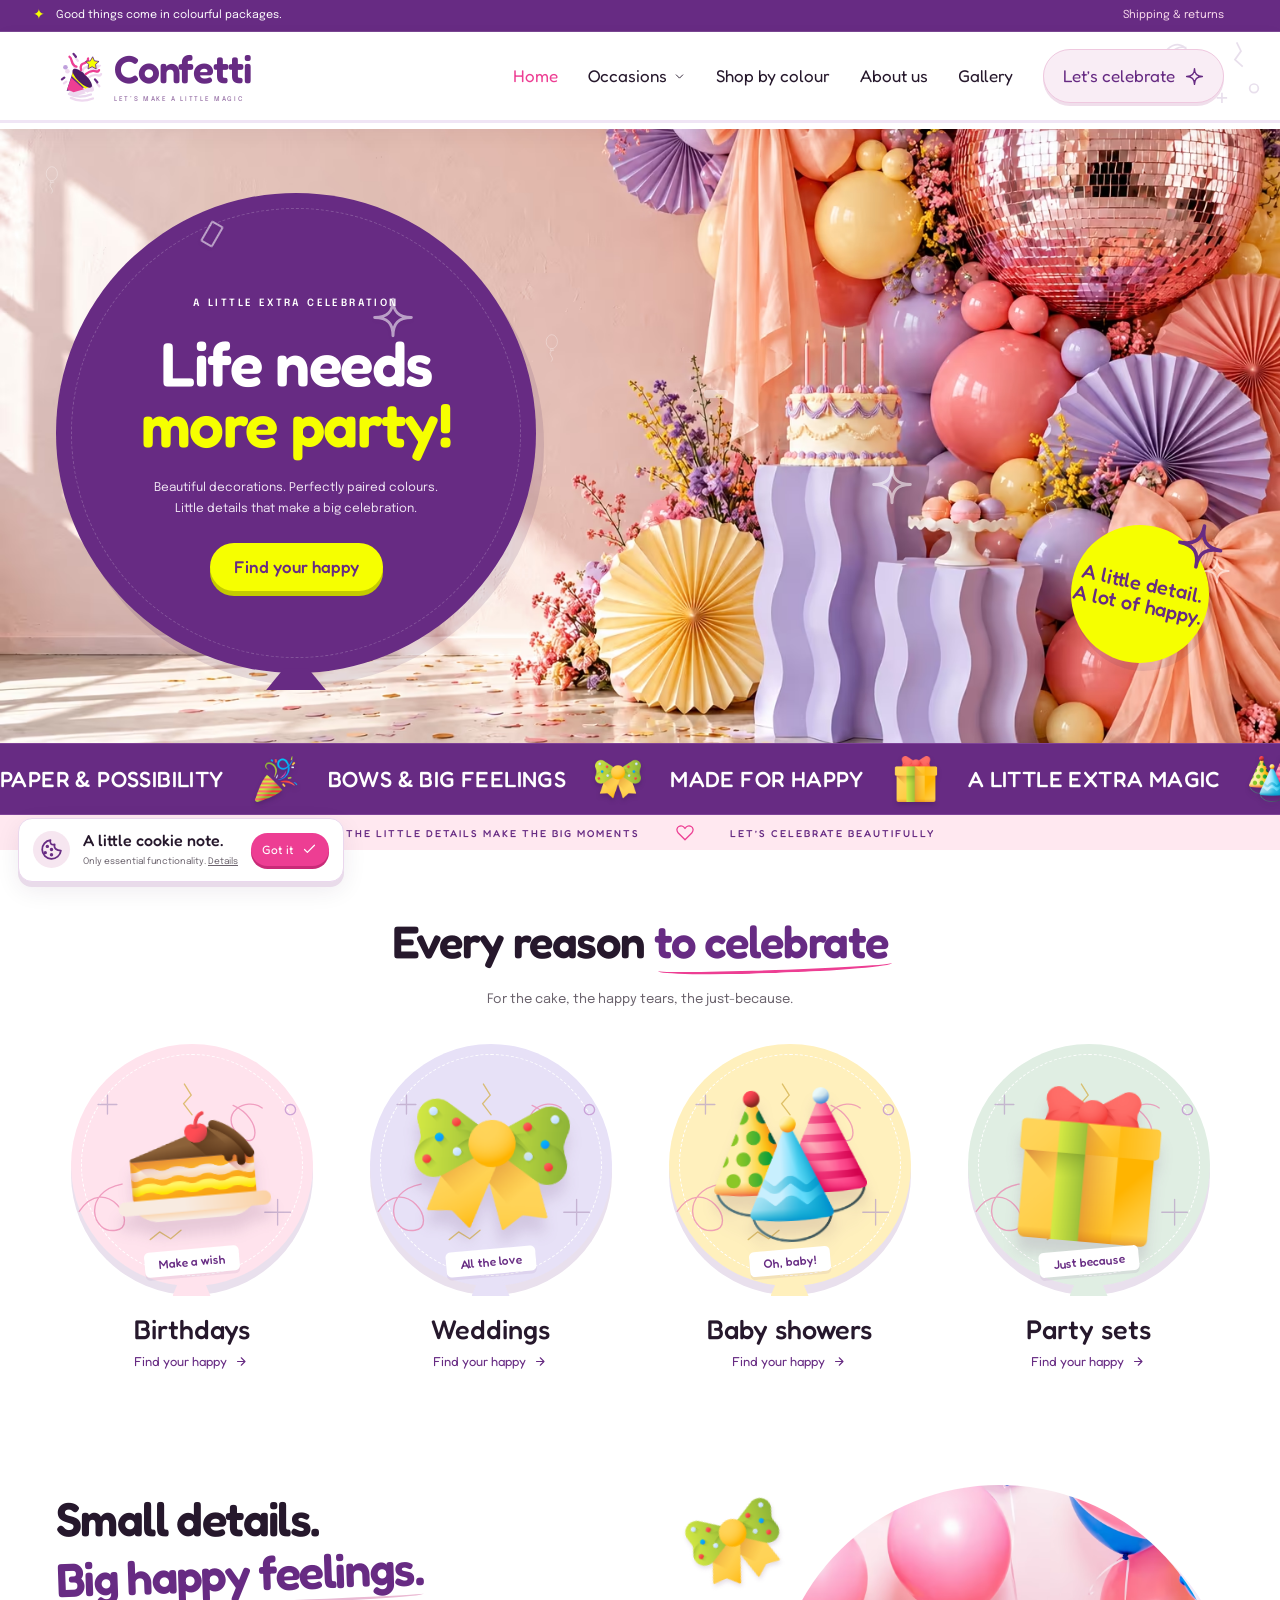
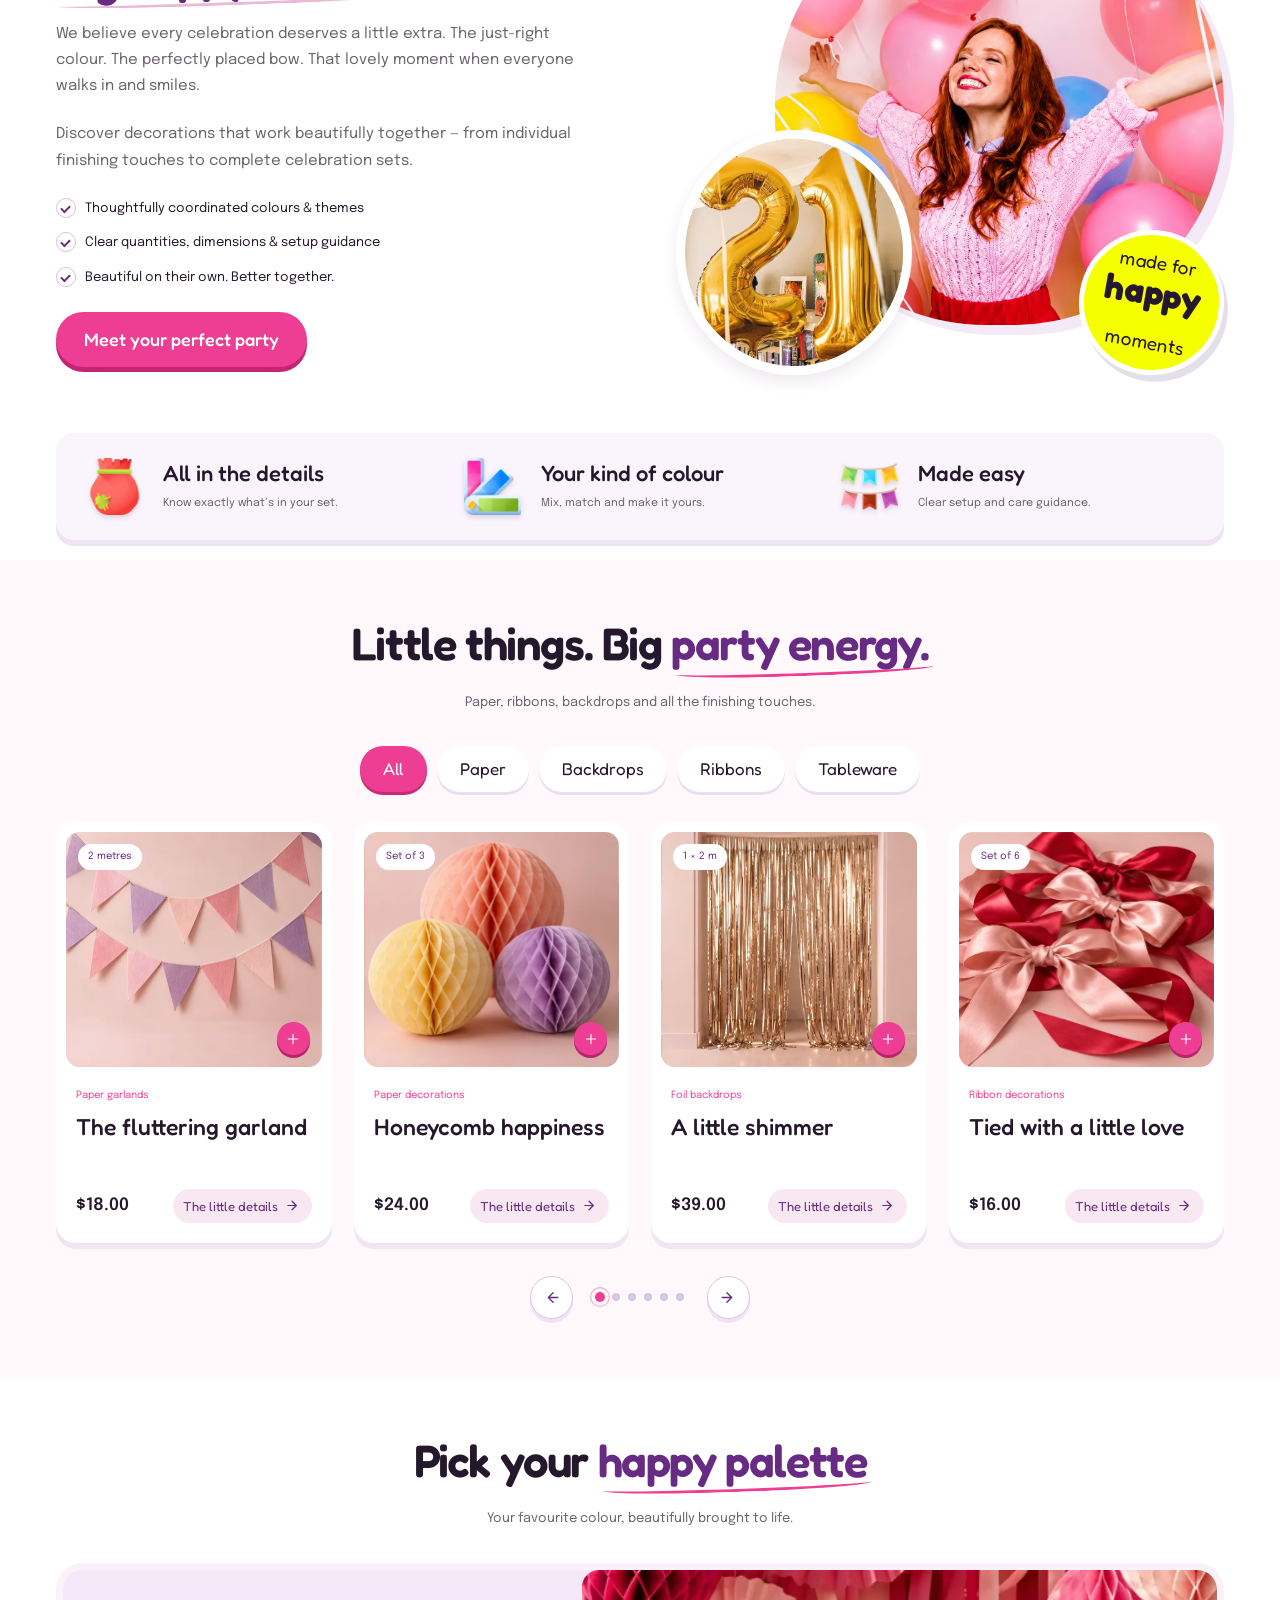
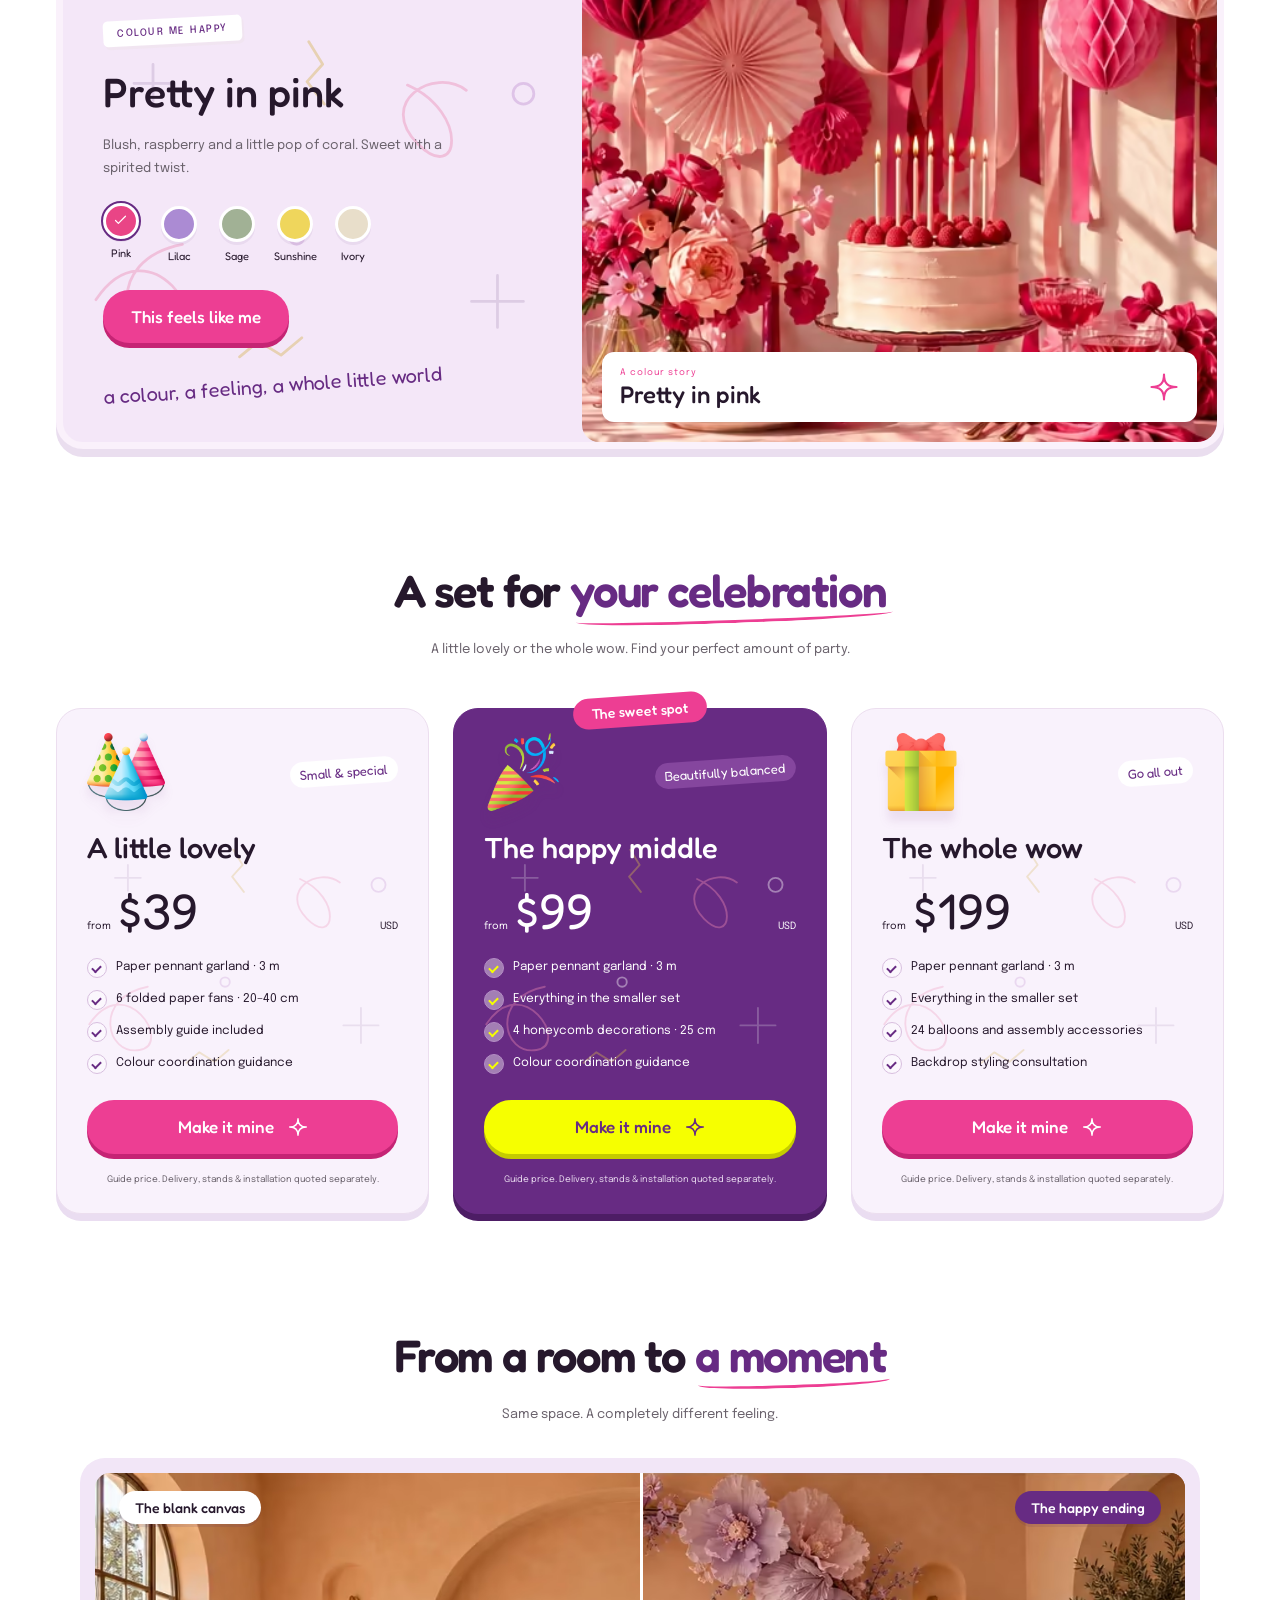
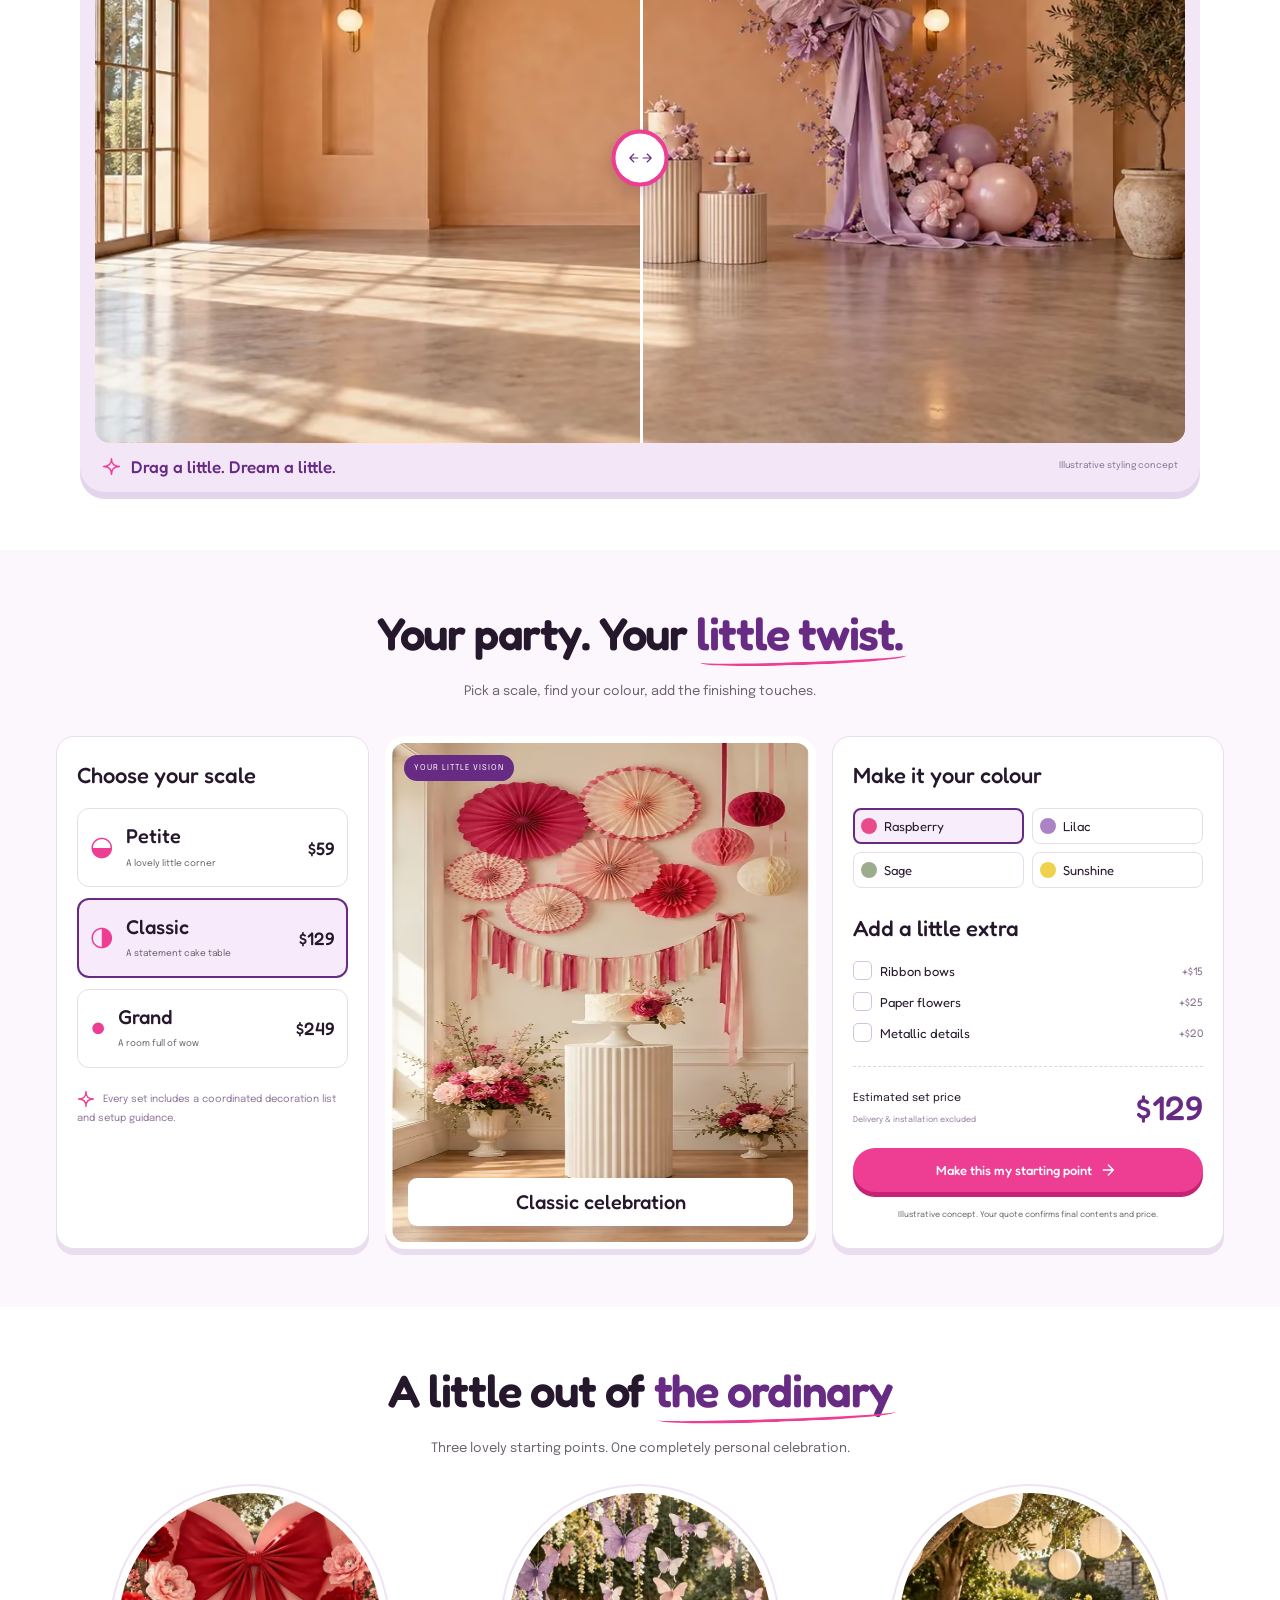
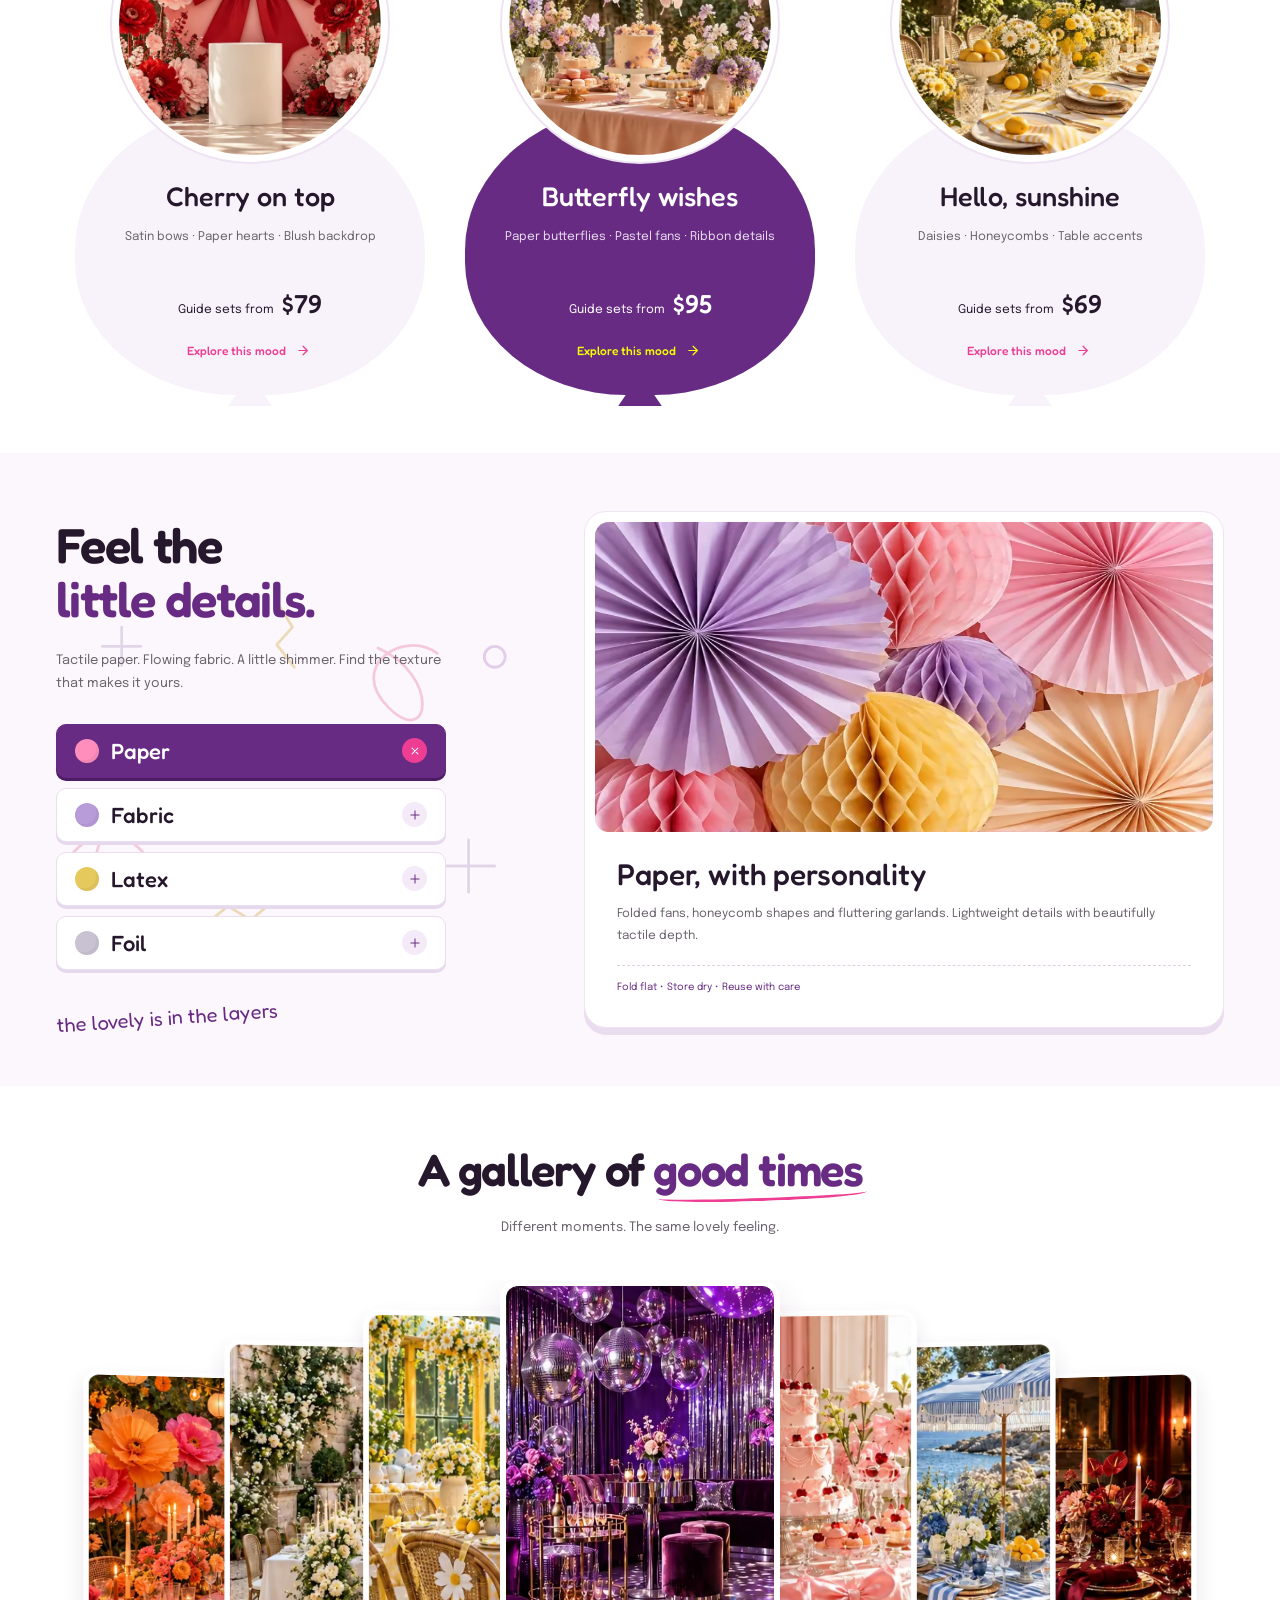
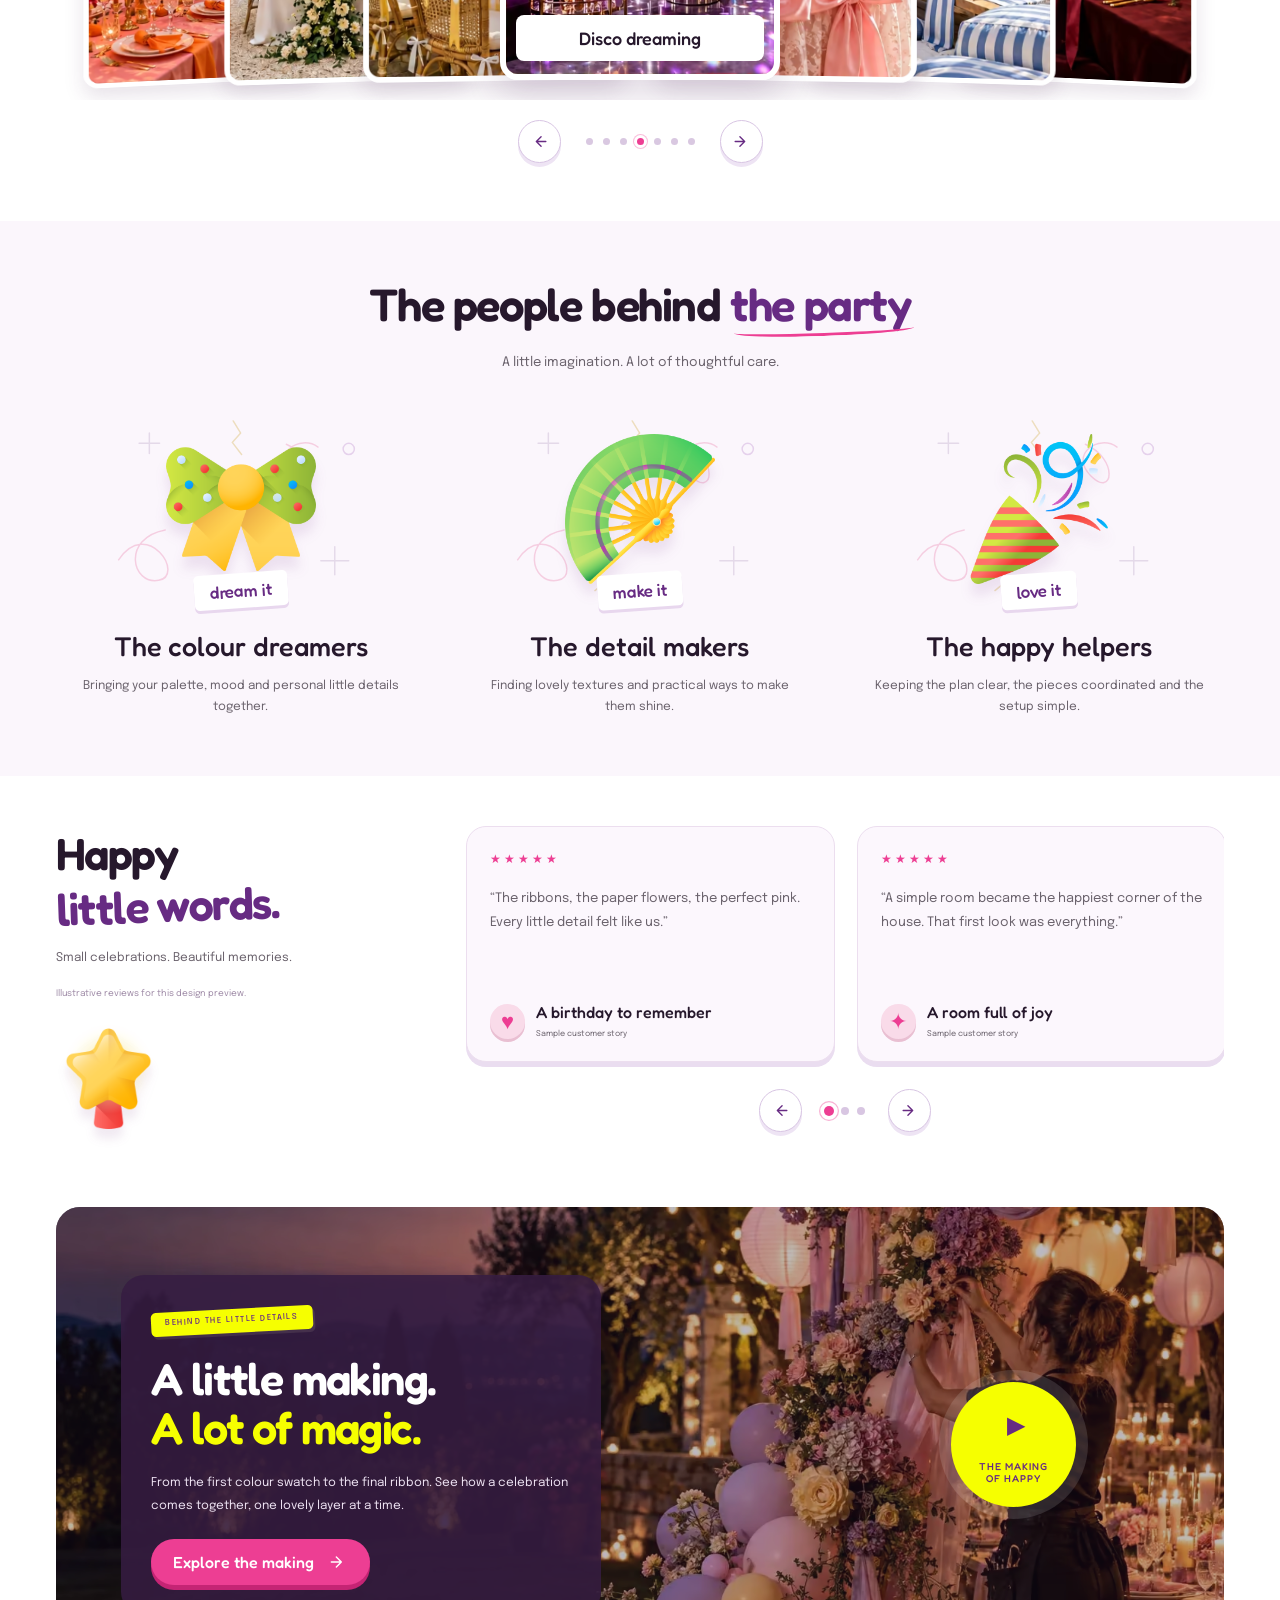
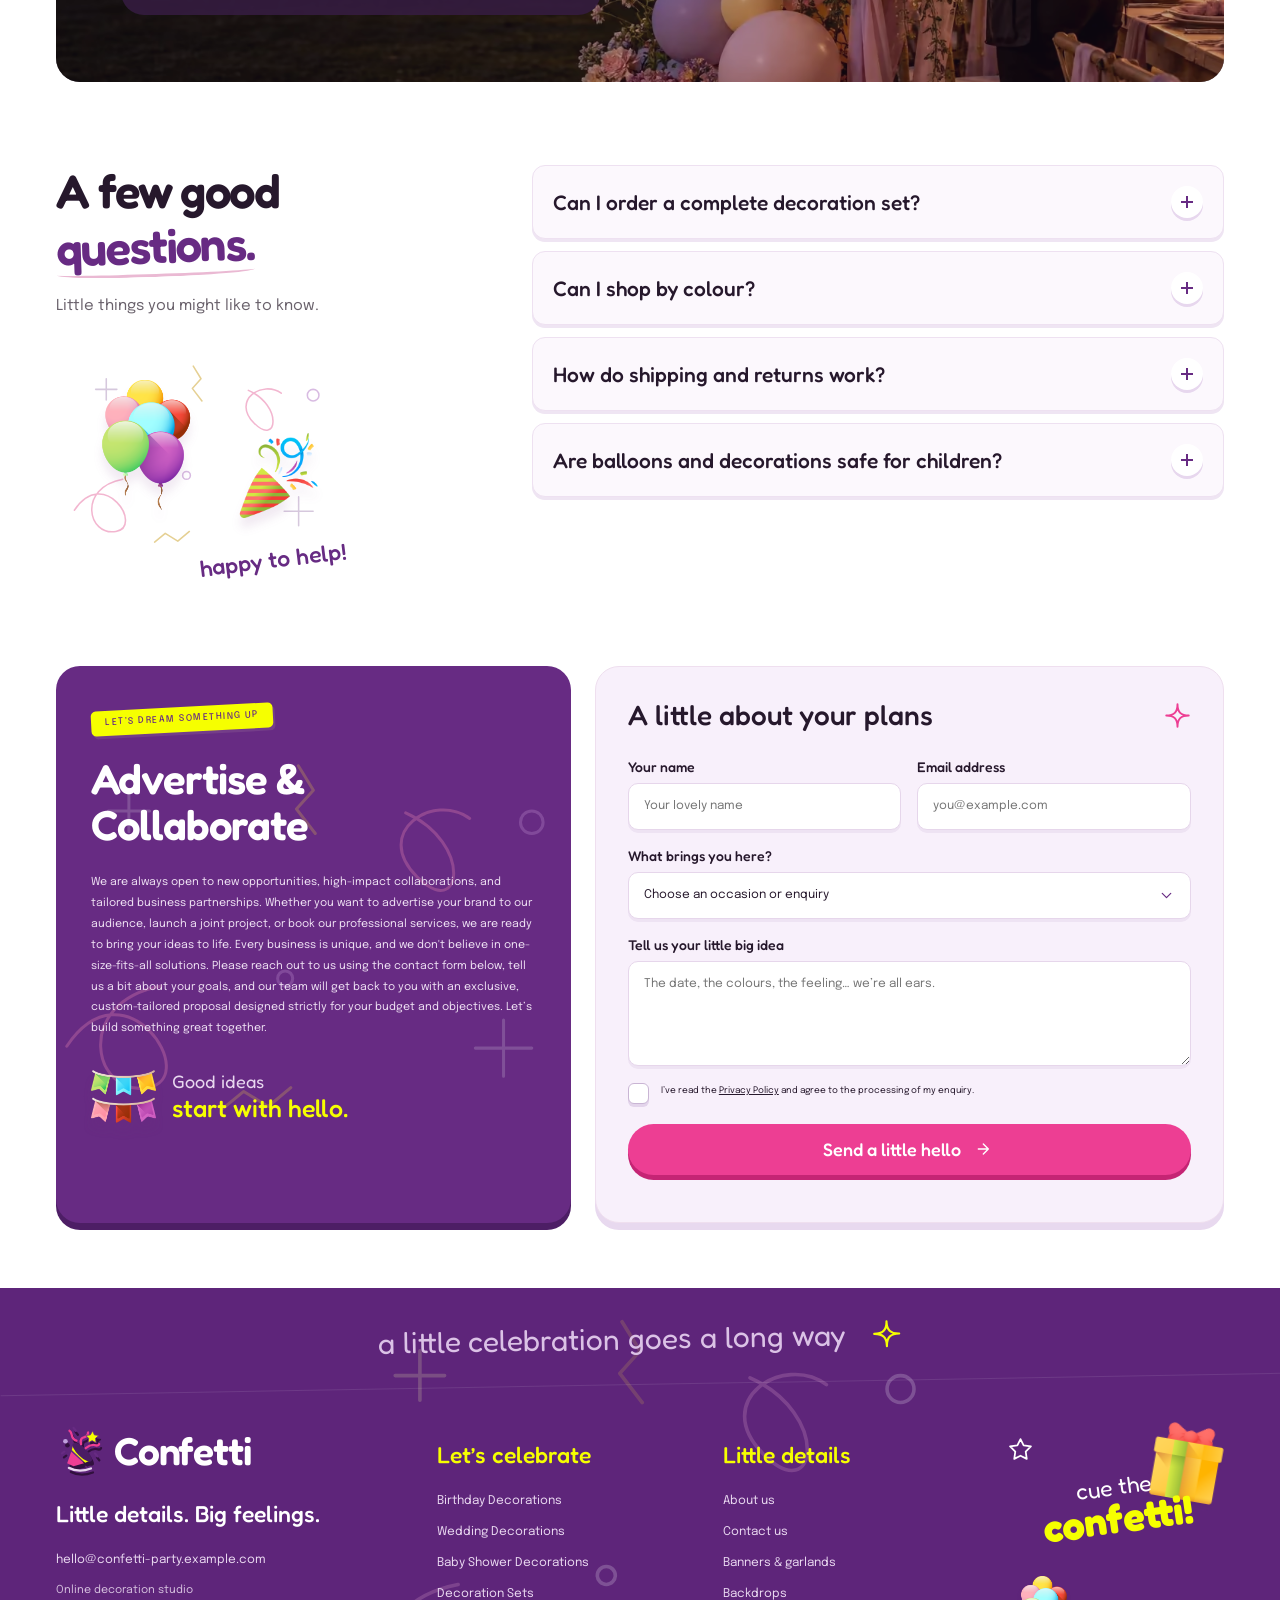
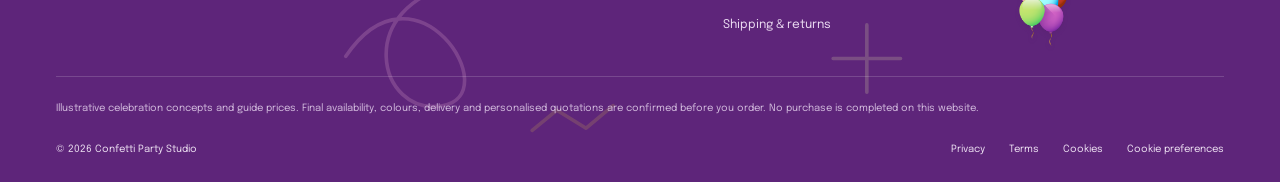
<file: Confetti-Party-Supplies-main/index.html>
<!doctype html>
<html lang="en">

<head>
    <meta charset="UTF-8">
    <meta name="viewport" content="width=device-width,initial-scale=1">
    <meta name="description"
        content="Coordinated decorations for birthdays, weddings, baby showers and celebrations. Discover colours, materials, party sets and thoughtful details.">
    <meta name="theme-color" content="#672b83">
    <title>Party Supplies & Decorations | Confetti</title>
    <link rel="icon" href="assets/favicon.svg" type="image/svg+xml">
    <link rel="stylesheet" href="assets/fredoka.css">
    <link rel="stylesheet" href="assets/epilogue.css">
    <link rel="stylesheet" href="assets/style.css">
    <link rel="stylesheet" href="assets/celebration.css">
    <script defer src="config/config.js"></script>
    <script defer src="config/collections.js"></script>
    <script defer src="assets/app.js"></script>
    <script defer src="assets/interactions-v2.js"></script>
</head>

<body data-page="index"><a class="skip" href="#main">Skip to content</a>
    <div id="app"></div><noscript>Please enable JavaScript to explore the collection. Contact information and enquiries
        require JavaScript.</noscript>
</body>

</html>
</file>
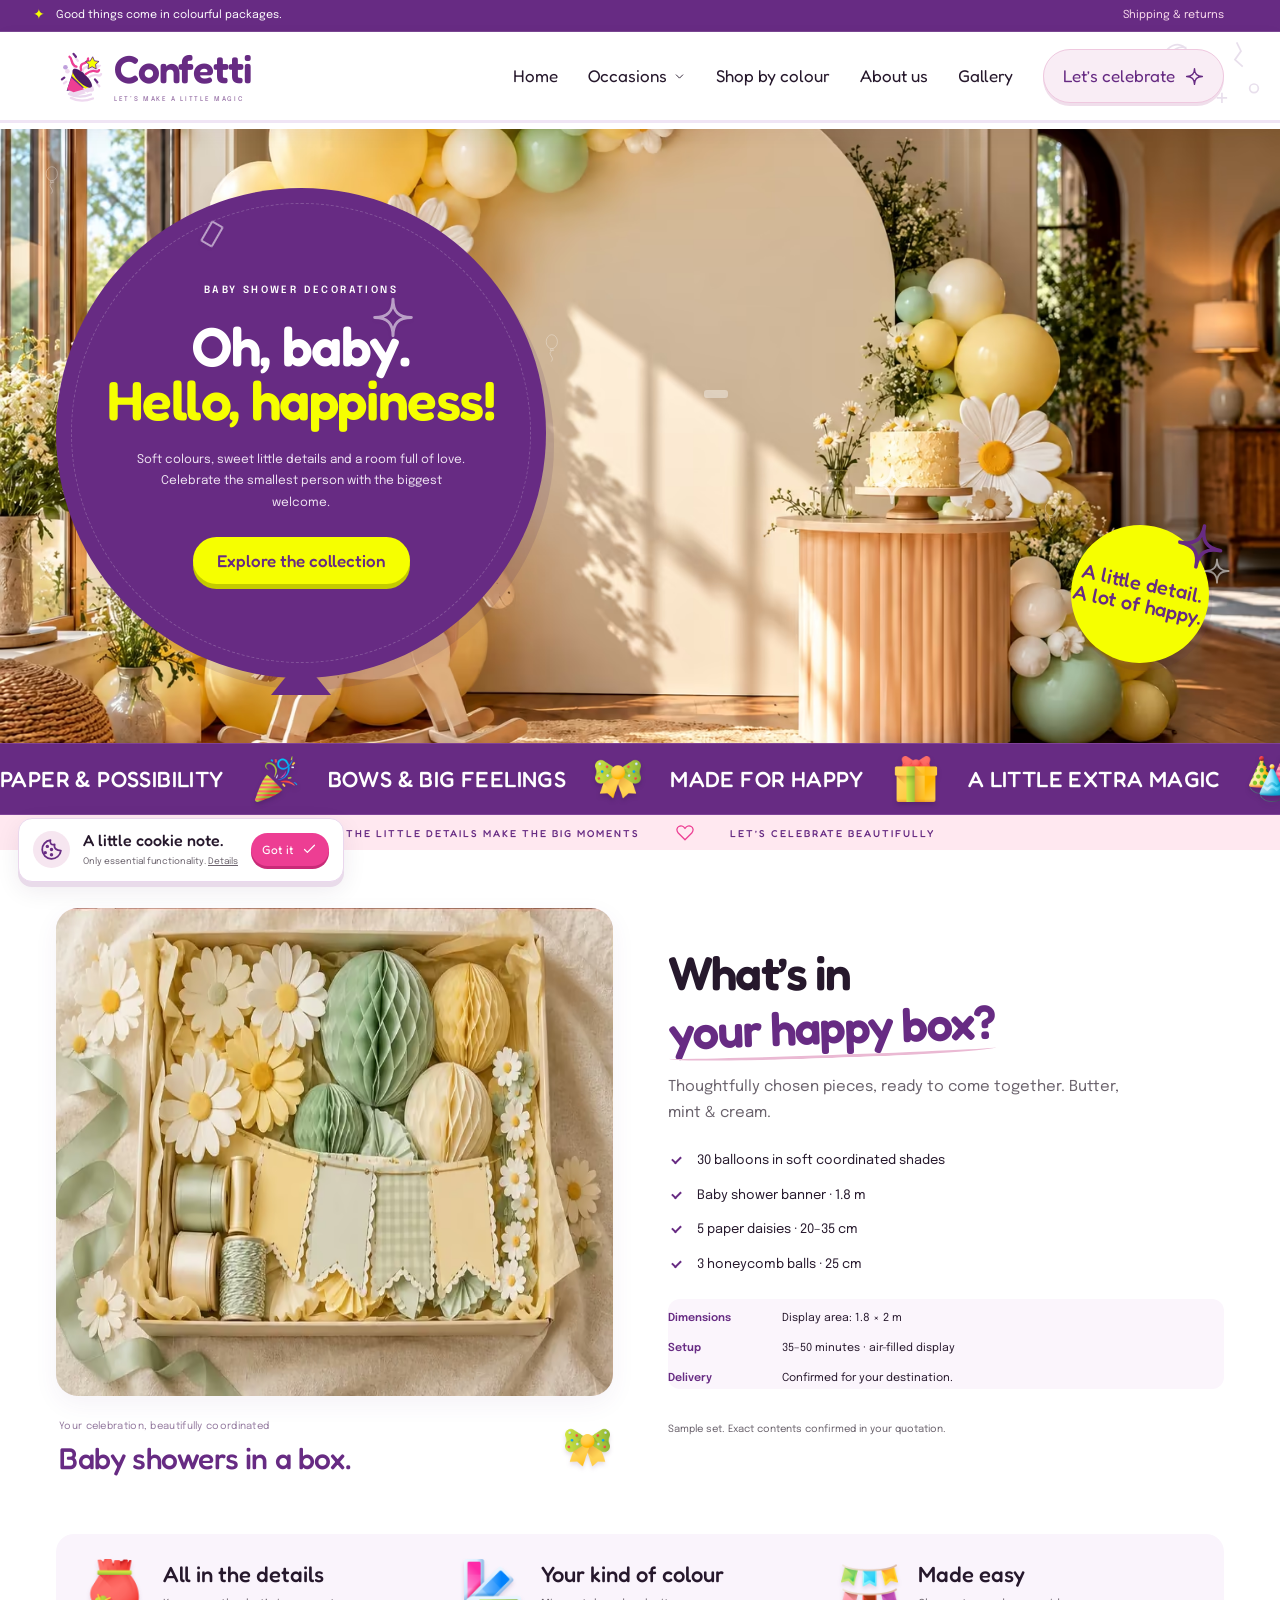
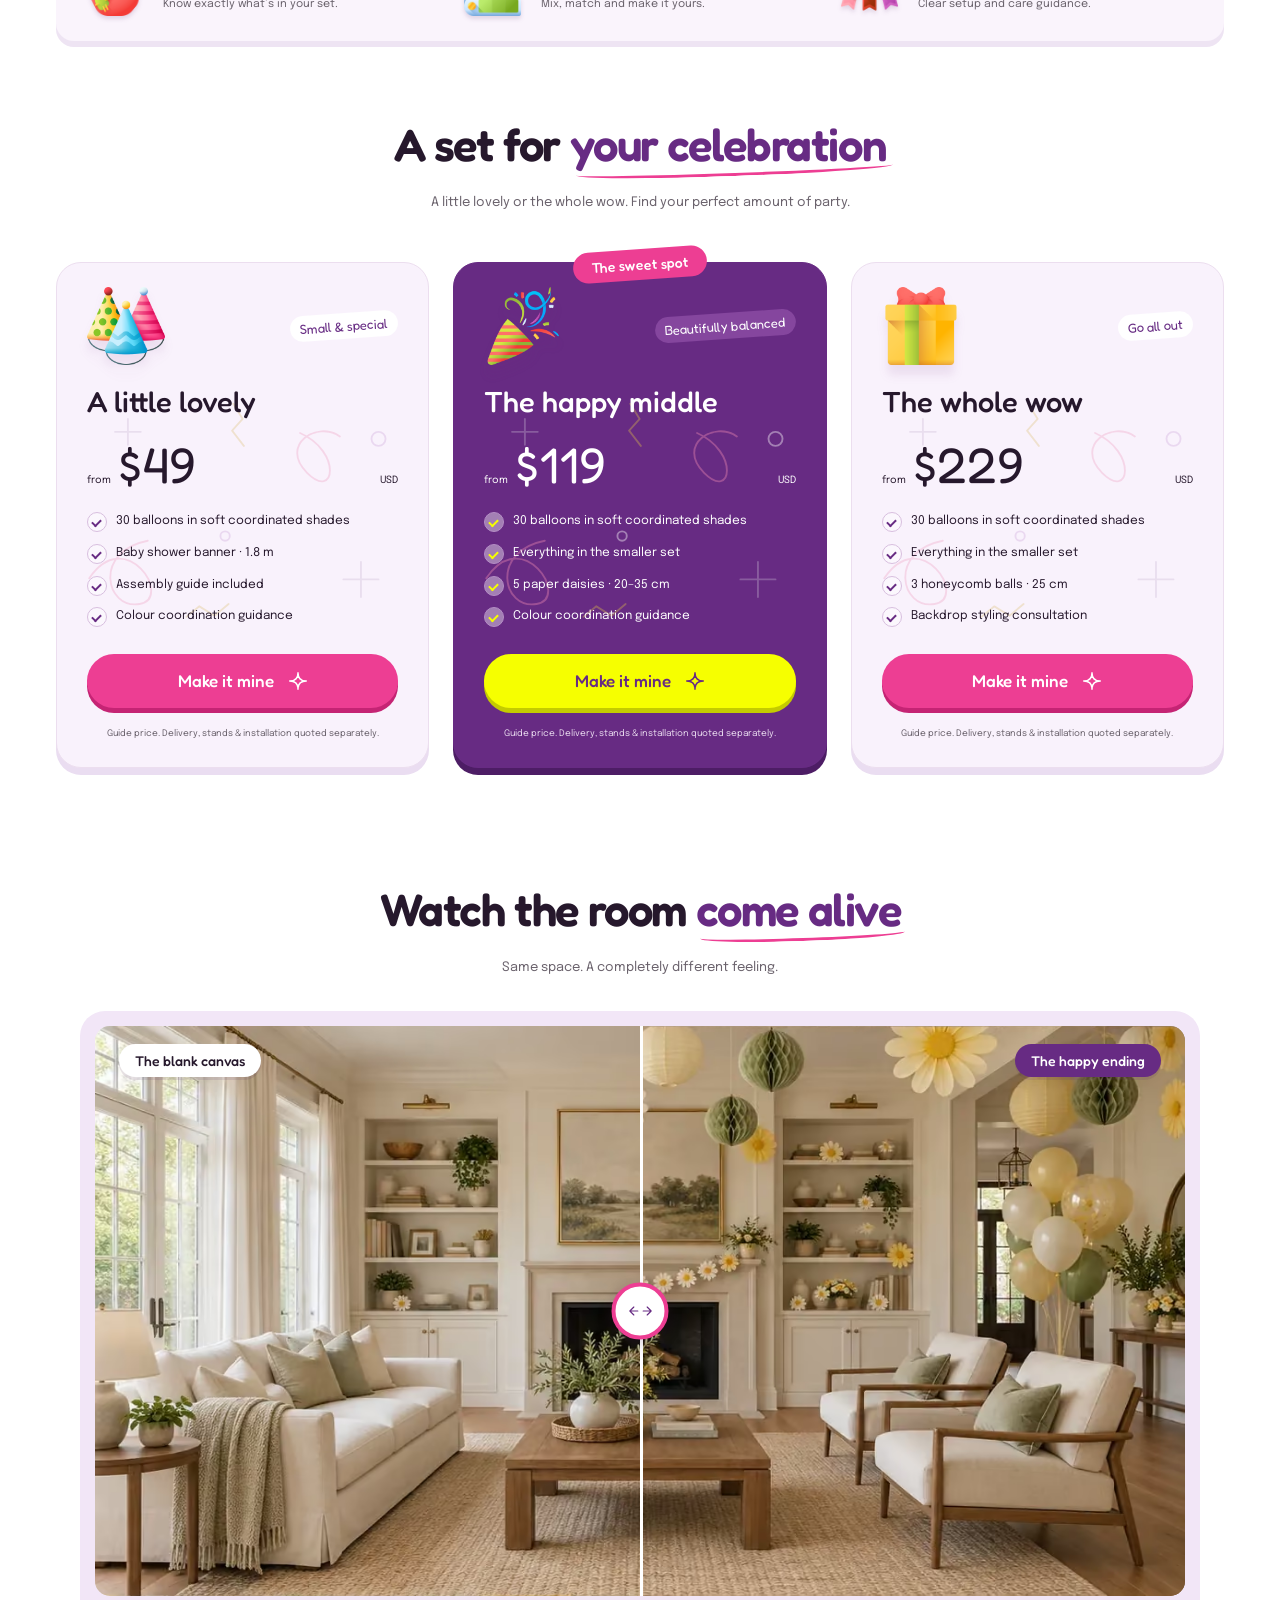
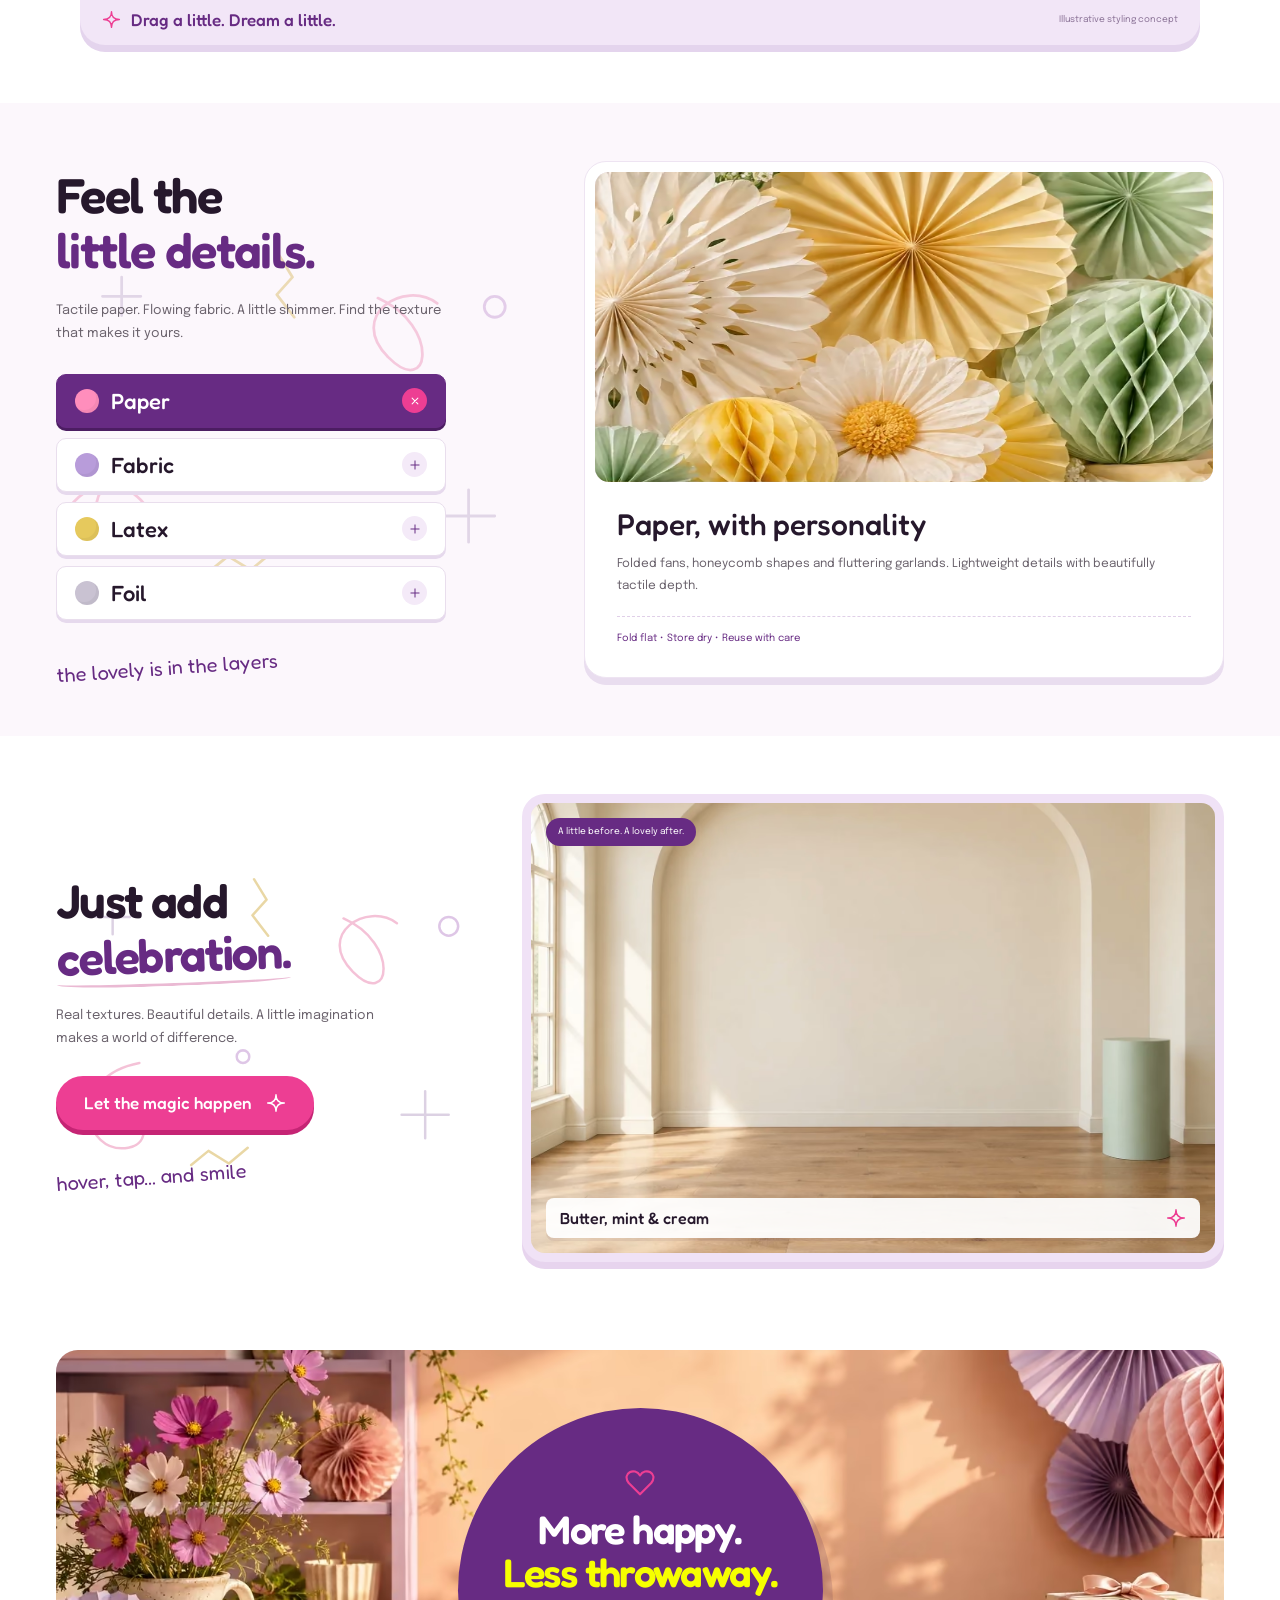
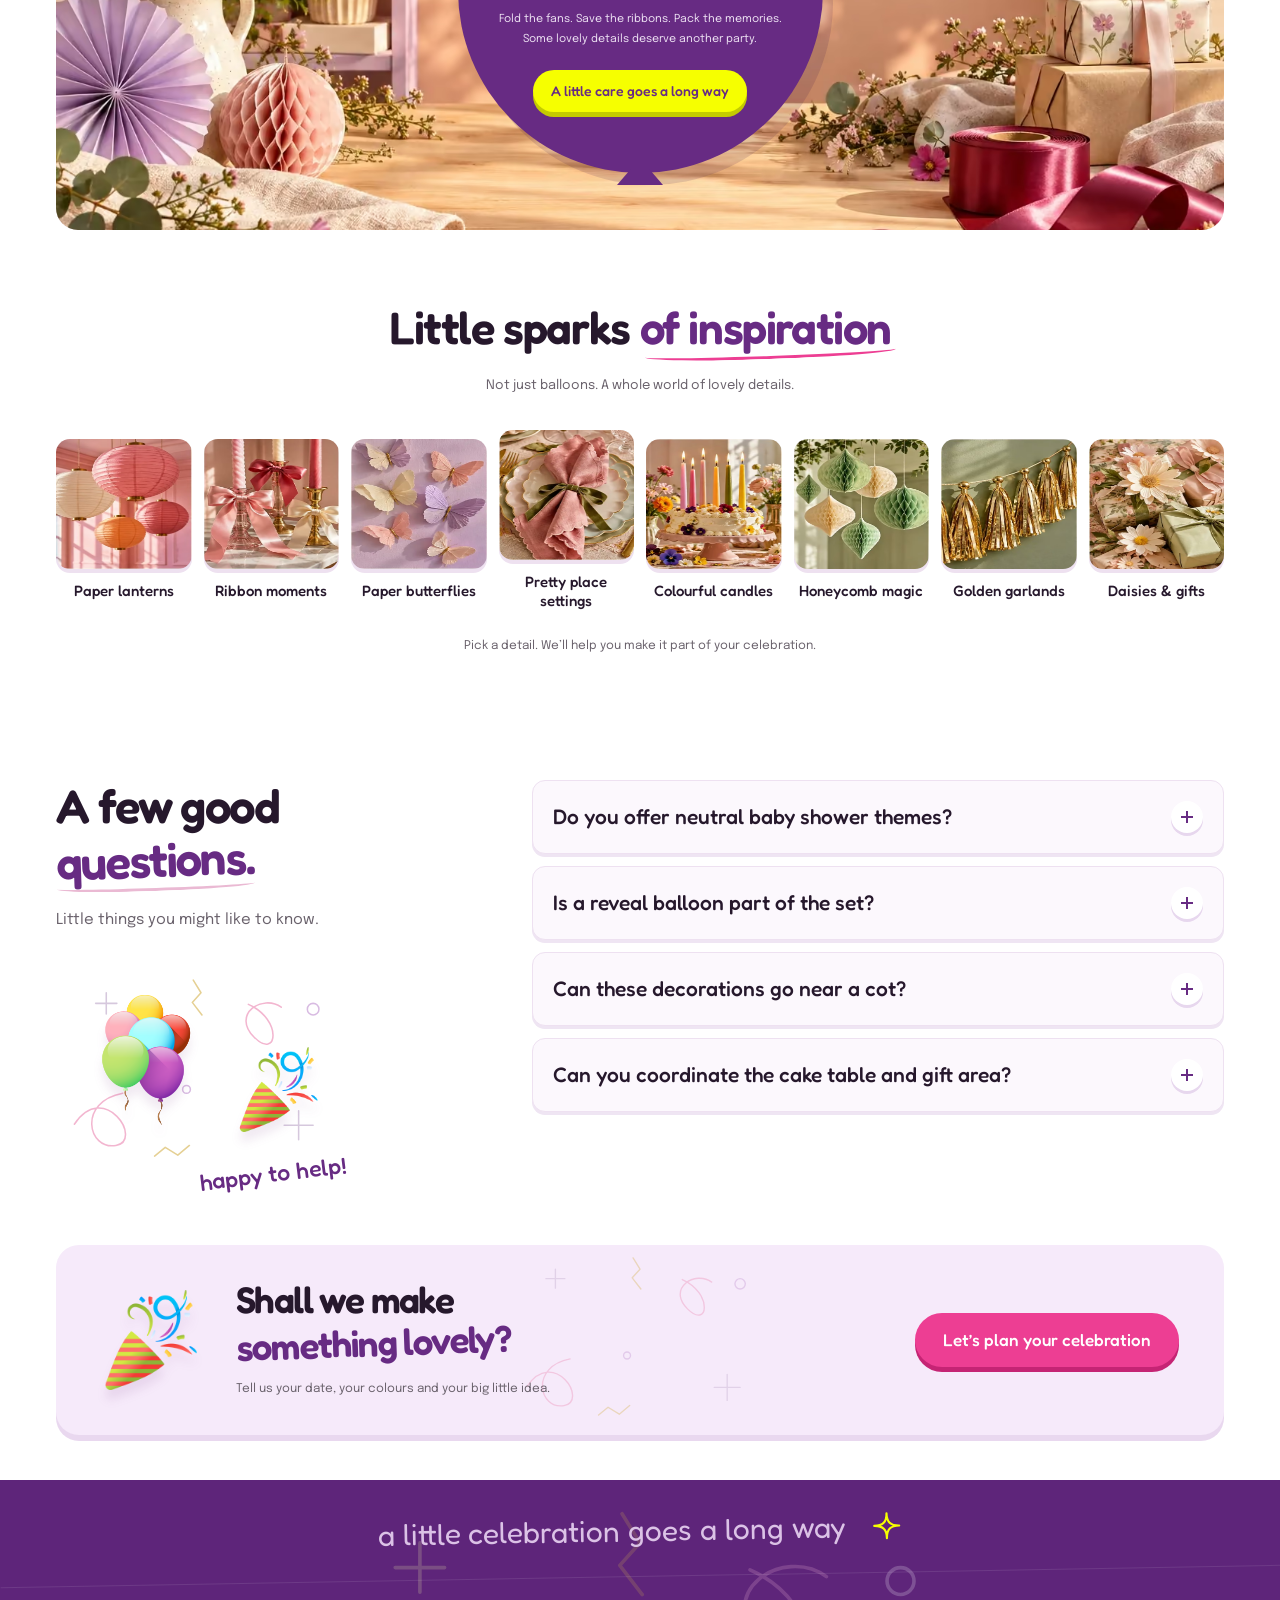
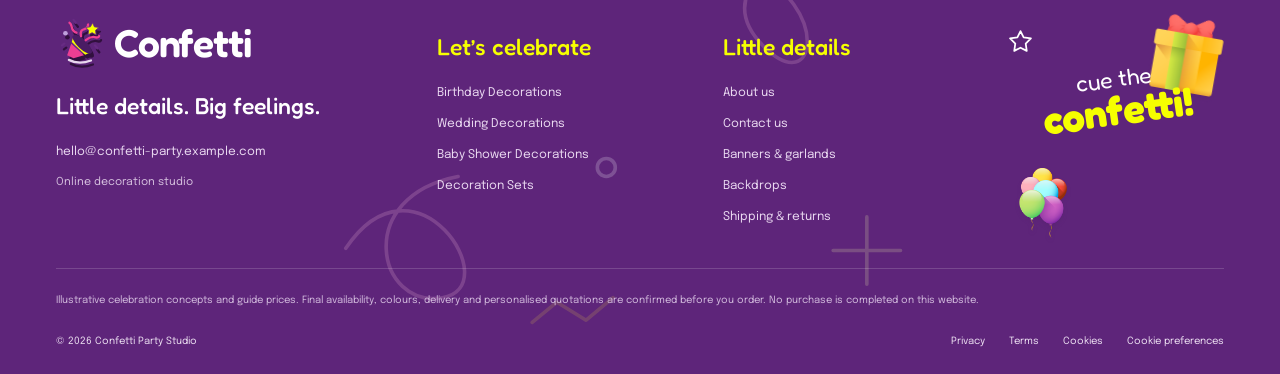
<file: Confetti-Party-Supplies-main/baby-shower.html>
<!doctype html><html lang="en"><head><meta charset="UTF-8"><meta name="viewport" content="width=device-width,initial-scale=1"><meta name="description" content="Coordinated decorations for birthdays, weddings, baby showers and celebrations. Discover colours, materials, party sets and thoughtful details."><meta name="theme-color" content="#672b83"><title>Baby Shower Decorations | Confetti</title><link rel="icon" href="assets/favicon.svg" type="image/svg+xml"><link rel="stylesheet" href="assets/fredoka.css"><link rel="stylesheet" href="assets/epilogue.css"><link rel="stylesheet" href="assets/style.css"><link rel="stylesheet" href="assets/celebration.css"><script defer src="config/config.js"></script><script defer src="config/collections.js"></script><script defer src="assets/app.js"></script><script defer src="assets/interactions-v2.js"></script></head><body data-page="baby-shower"><a class="skip" href="#main">Skip to content</a><div id="app"></div><noscript>Please enable JavaScript to explore the collection. Contact information and enquiries require JavaScript.</noscript></body></html>
</file>
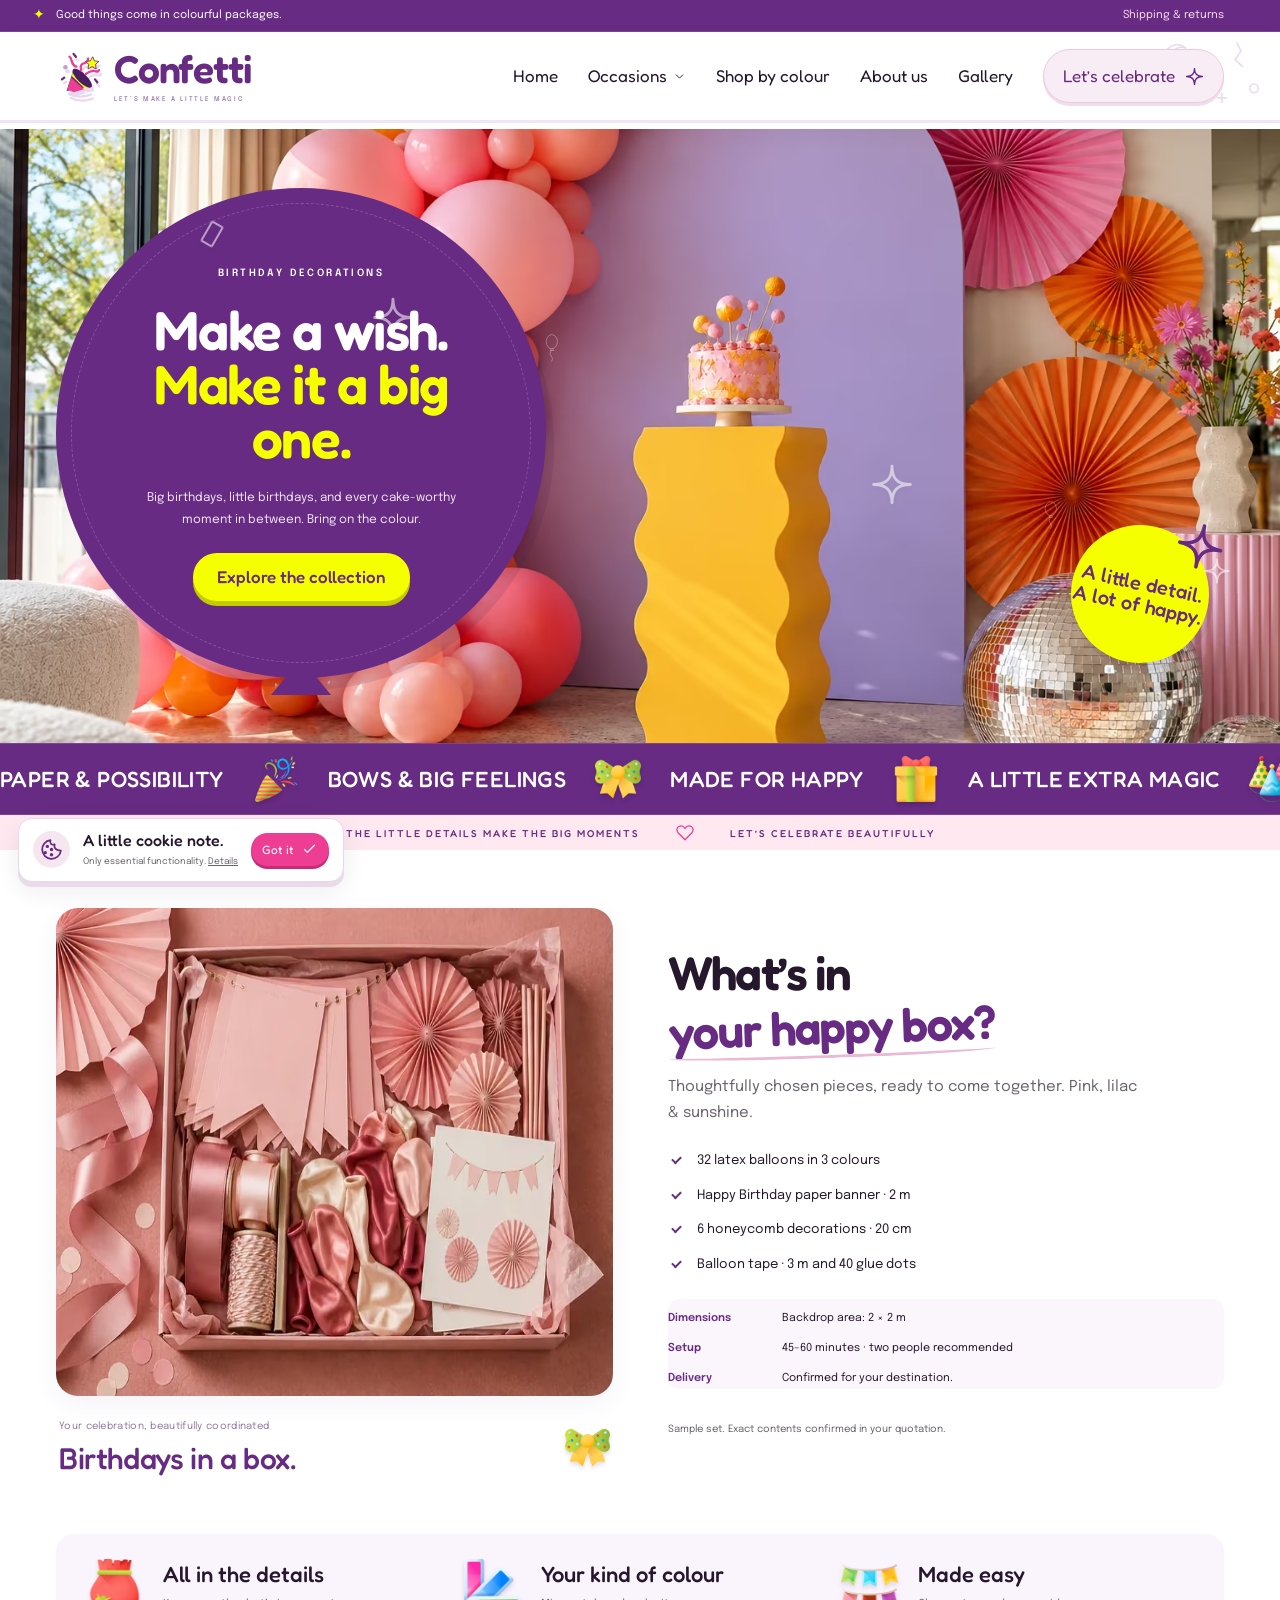
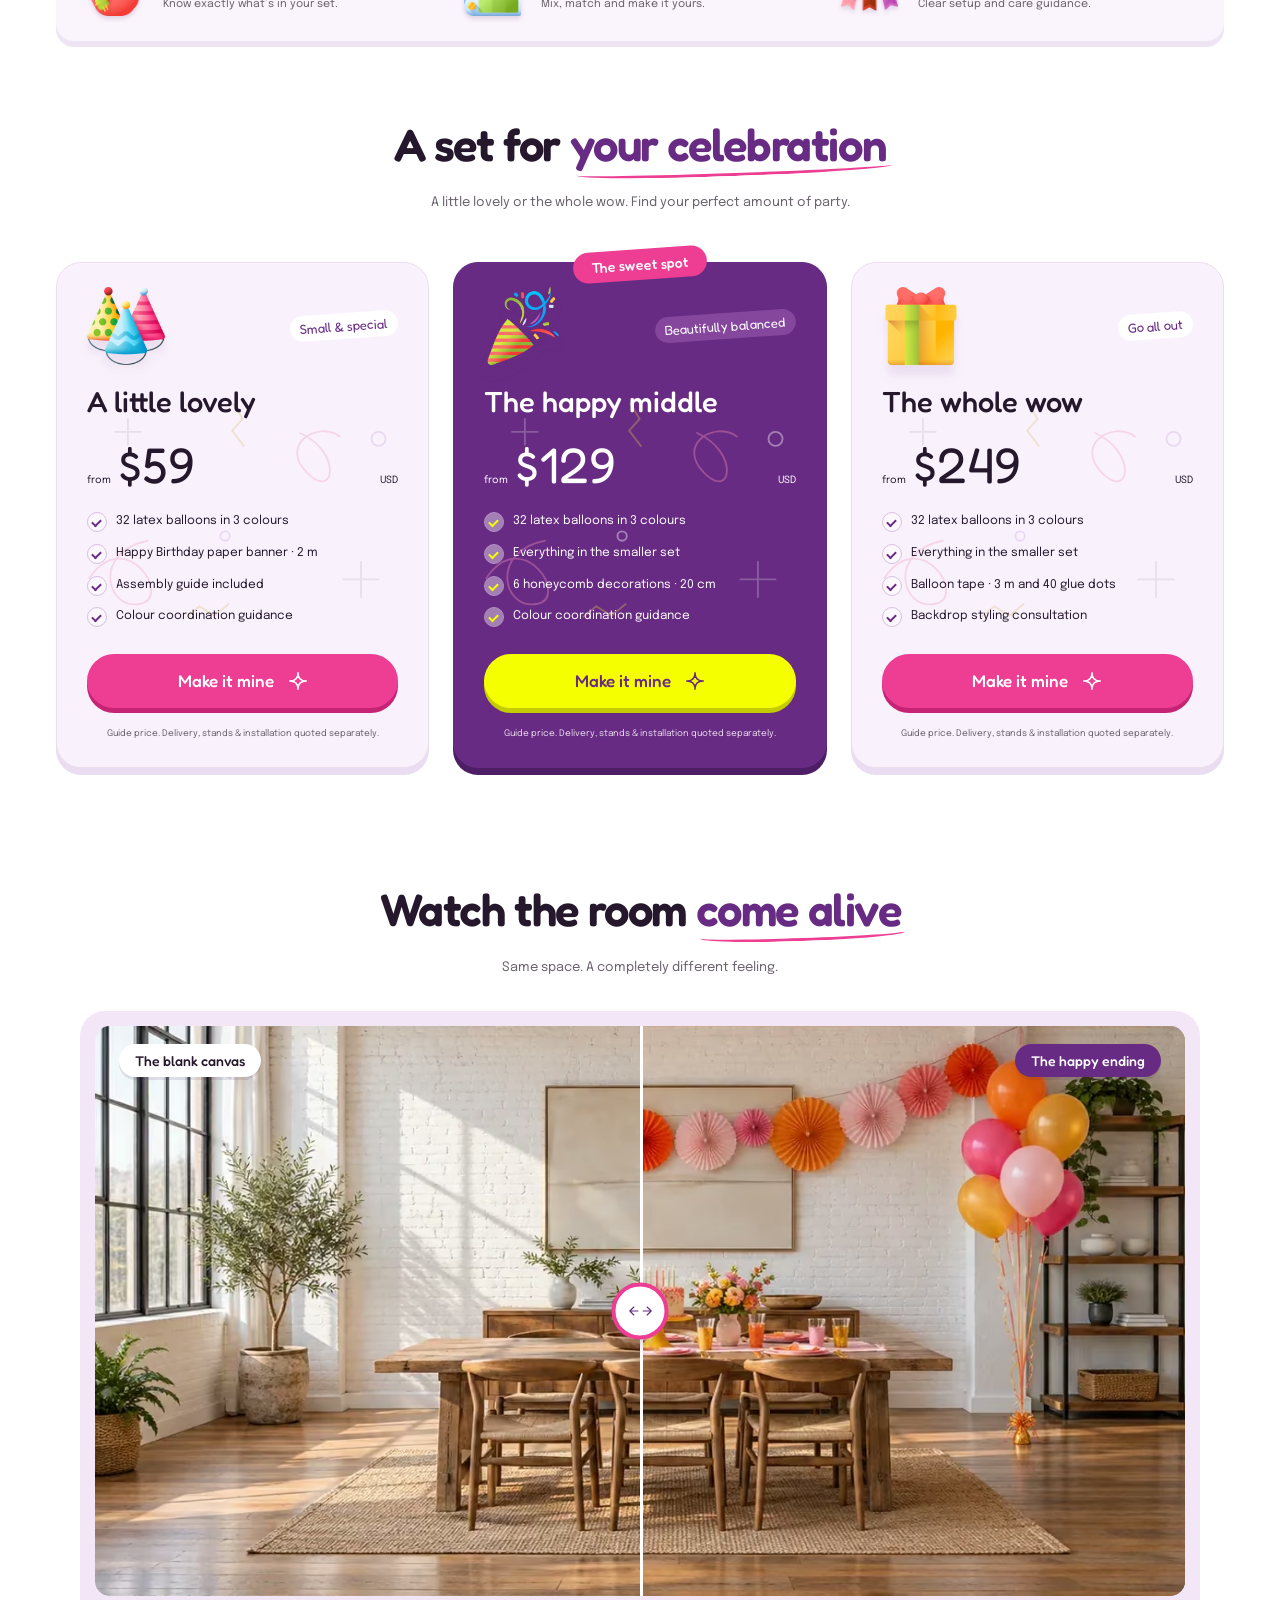
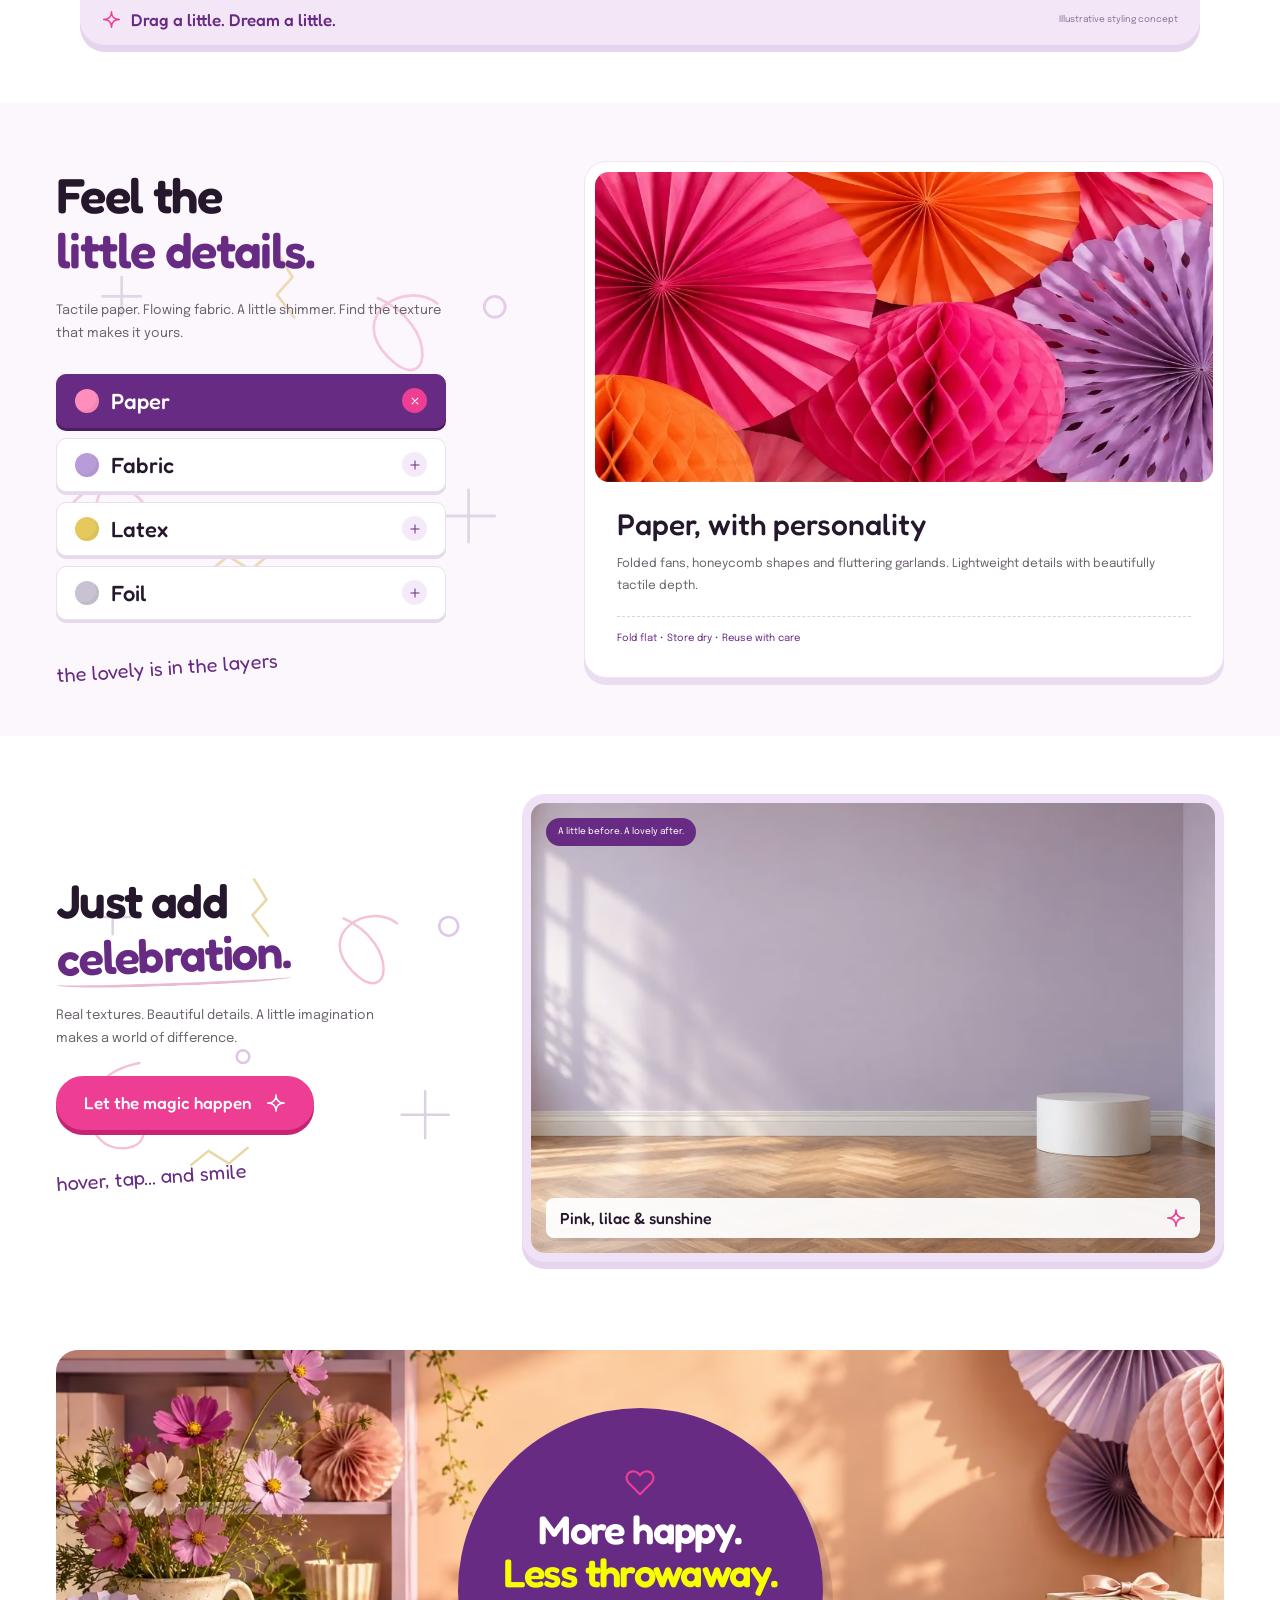
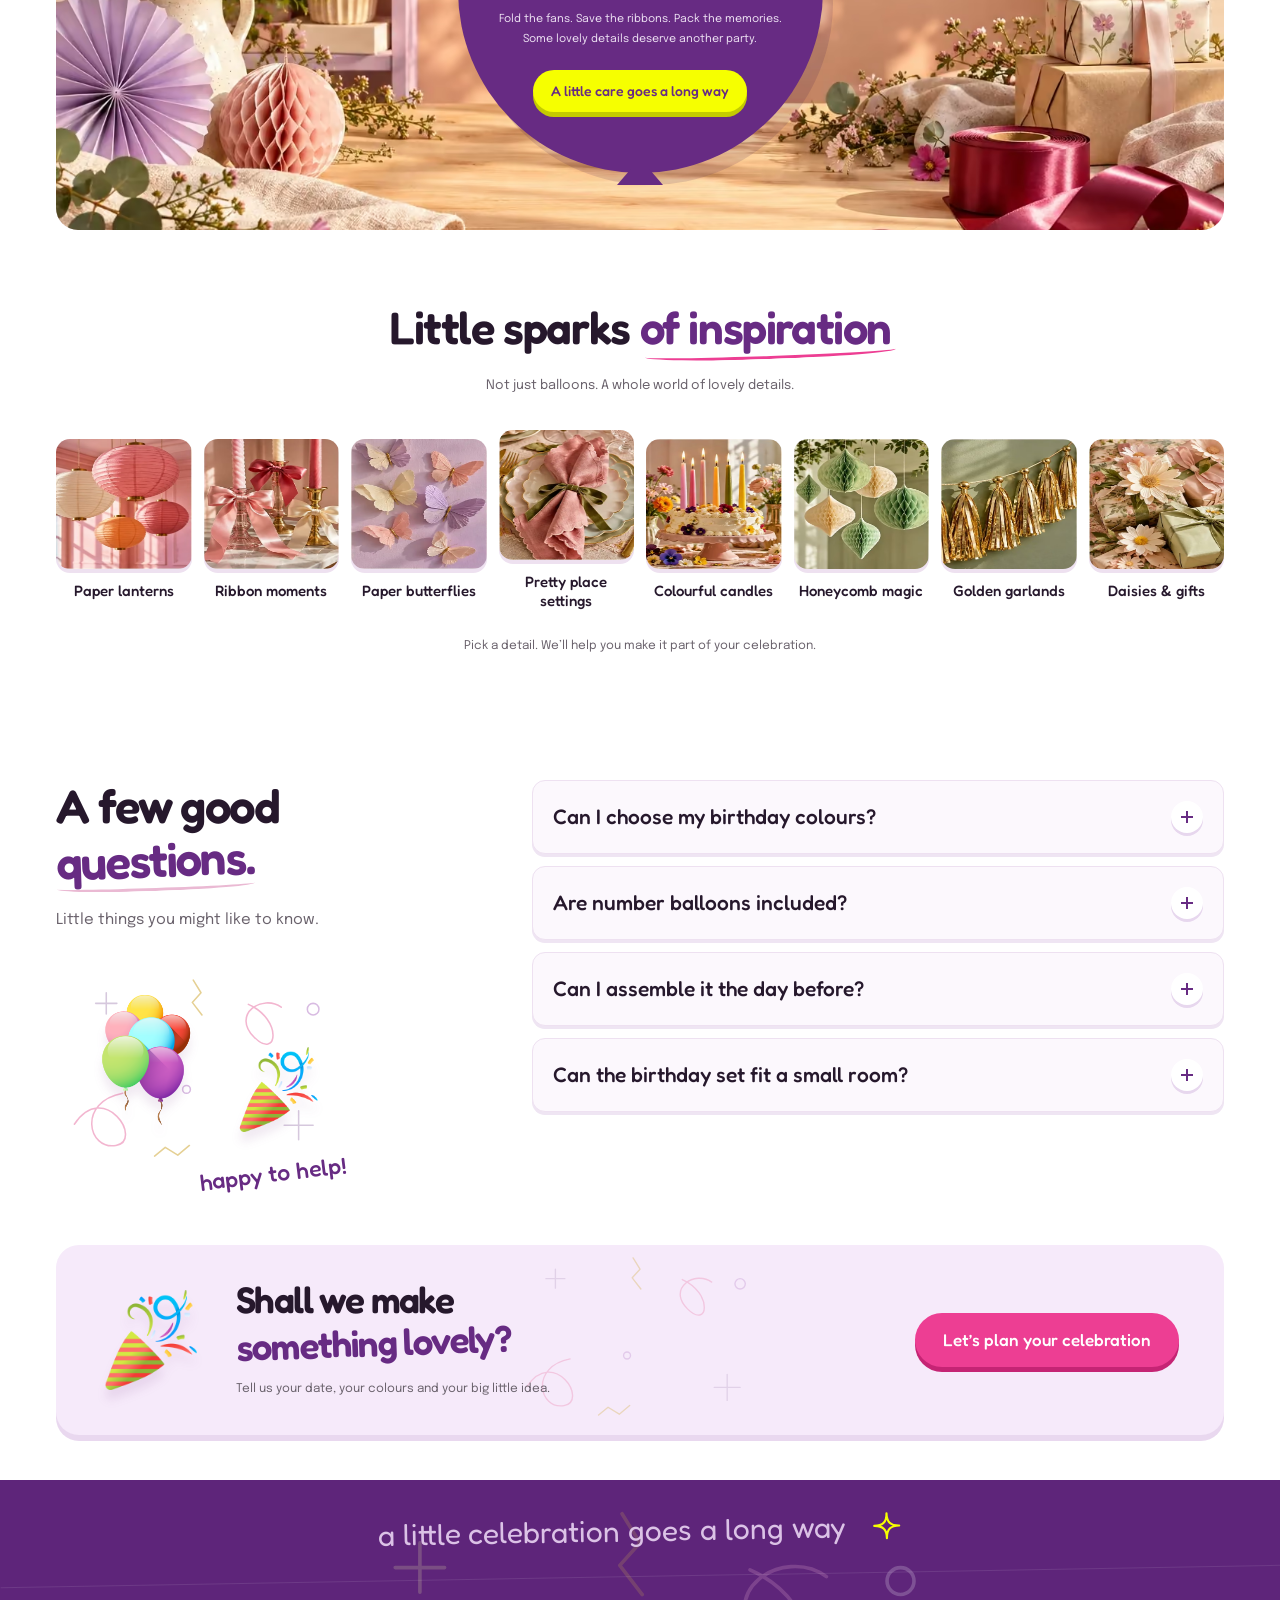
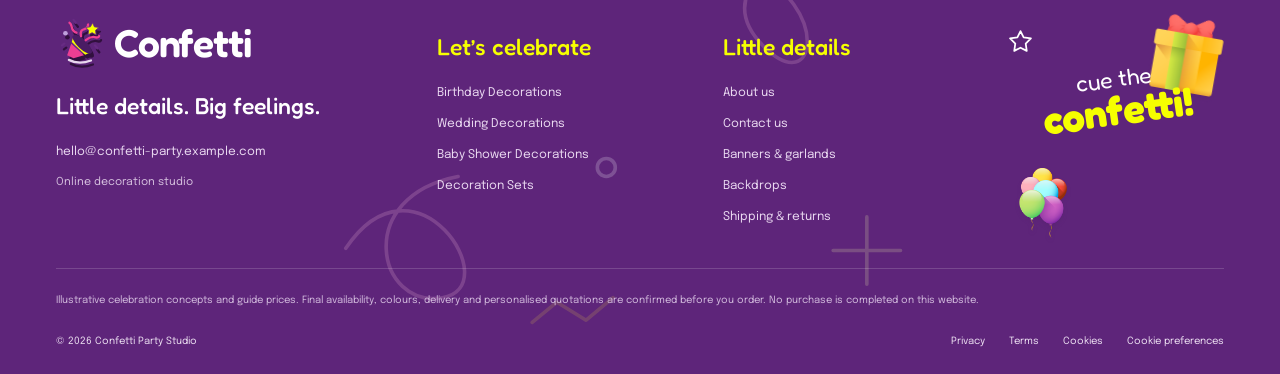
<file: Confetti-Party-Supplies-main/birthday.html>
<!doctype html><html lang="en"><head><meta charset="UTF-8"><meta name="viewport" content="width=device-width,initial-scale=1"><meta name="description" content="Coordinated decorations for birthdays, weddings, baby showers and celebrations. Discover colours, materials, party sets and thoughtful details."><meta name="theme-color" content="#672b83"><title>Birthday Decorations | Confetti</title><link rel="icon" href="assets/favicon.svg" type="image/svg+xml"><link rel="stylesheet" href="assets/fredoka.css"><link rel="stylesheet" href="assets/epilogue.css"><link rel="stylesheet" href="assets/style.css"><link rel="stylesheet" href="assets/celebration.css"><script defer src="config/config.js"></script><script defer src="config/collections.js"></script><script defer src="assets/app.js"></script><script defer src="assets/interactions-v2.js"></script></head><body data-page="birthday"><a class="skip" href="#main">Skip to content</a><div id="app"></div><noscript>Please enable JavaScript to explore the collection. Contact information and enquiries require JavaScript.</noscript></body></html>
</file>
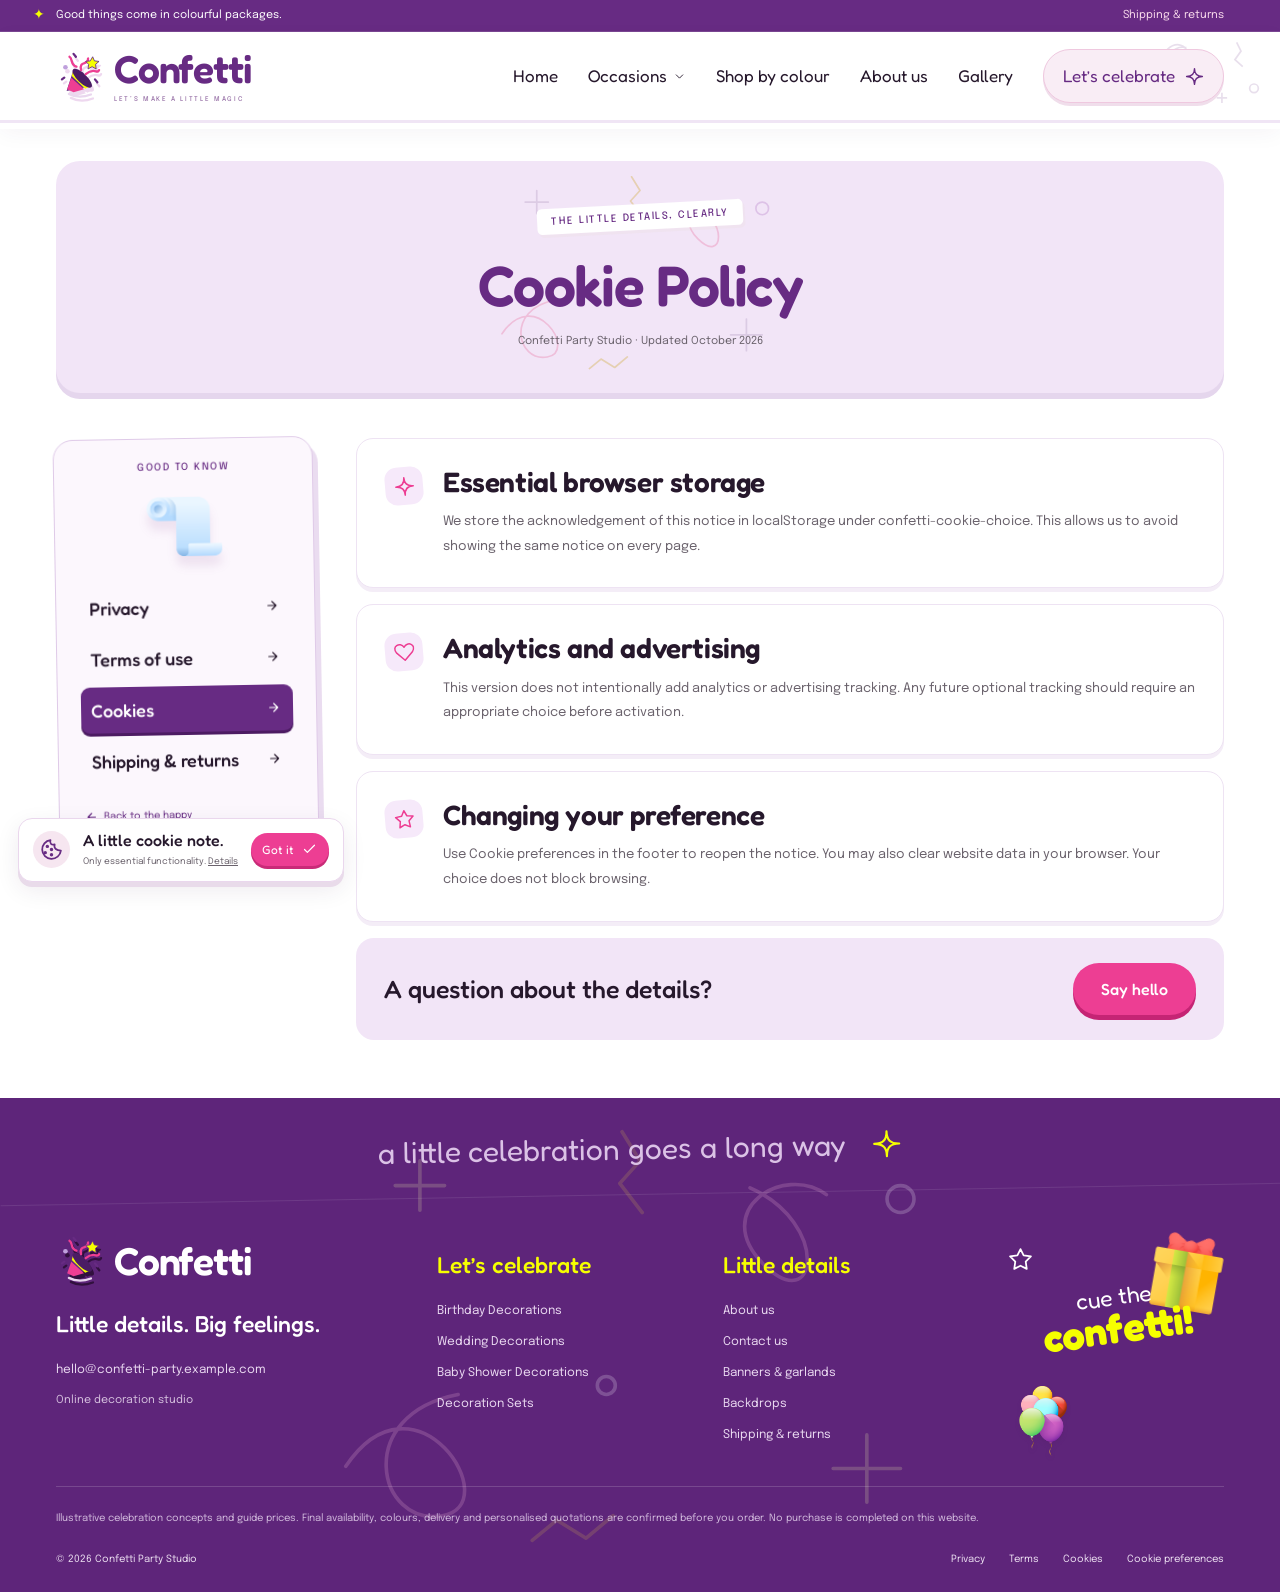
<file: Confetti-Party-Supplies-main/cookies.html>
<!doctype html><html lang="en"><head><meta charset="UTF-8"><meta name="viewport" content="width=device-width,initial-scale=1"><meta name="description" content="Coordinated decorations for birthdays, weddings, baby showers and celebrations. Discover colours, materials, party sets and thoughtful details."><meta name="theme-color" content="#672b83"><title>Cookies | Confetti</title><link rel="icon" href="assets/favicon.svg" type="image/svg+xml"><link rel="stylesheet" href="assets/fredoka.css"><link rel="stylesheet" href="assets/epilogue.css"><link rel="stylesheet" href="assets/style.css"><link rel="stylesheet" href="assets/celebration.css"><script defer src="config/config.js"></script><script defer src="config/collections.js"></script><script defer src="assets/app.js"></script><script defer src="assets/interactions-v2.js"></script></head><body data-page="cookies"><a class="skip" href="#main">Skip to content</a><div id="app"></div><noscript>Please enable JavaScript to explore the collection. Contact information and enquiries require JavaScript.</noscript></body></html>
</file>
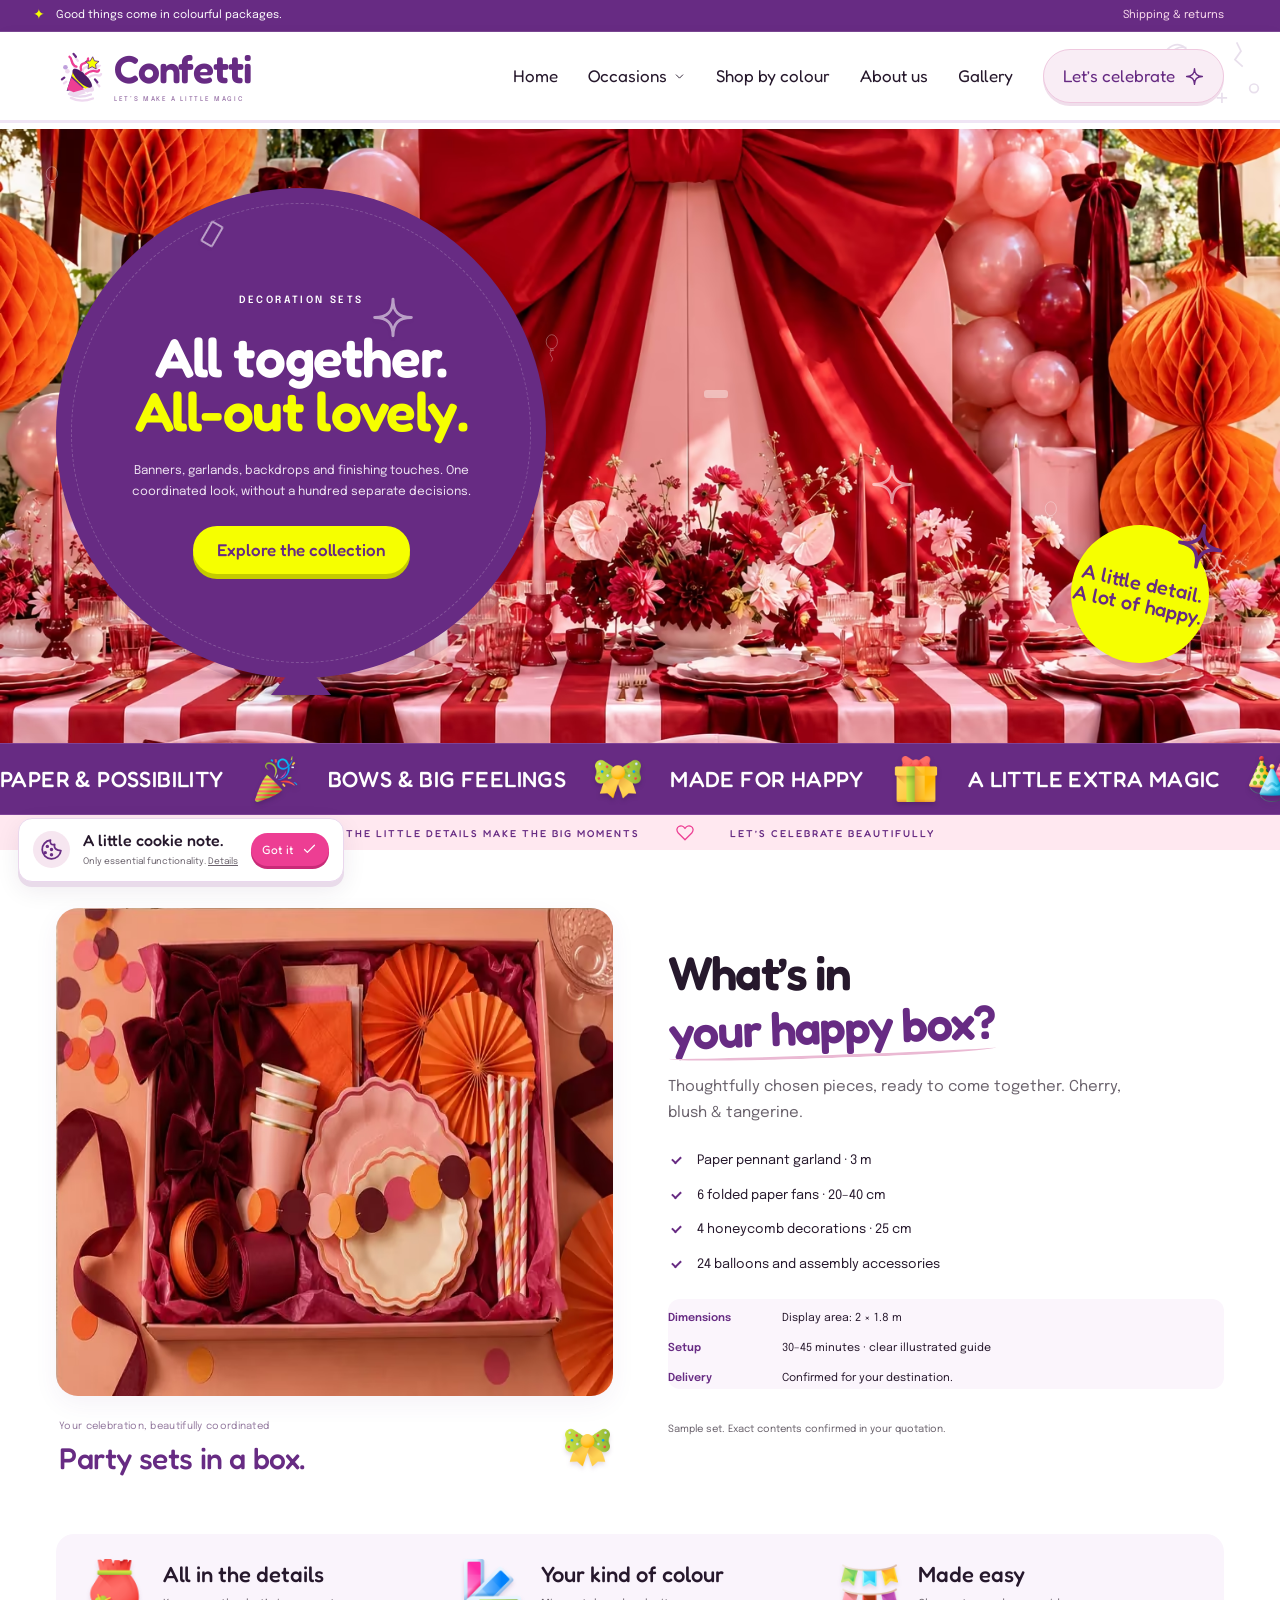
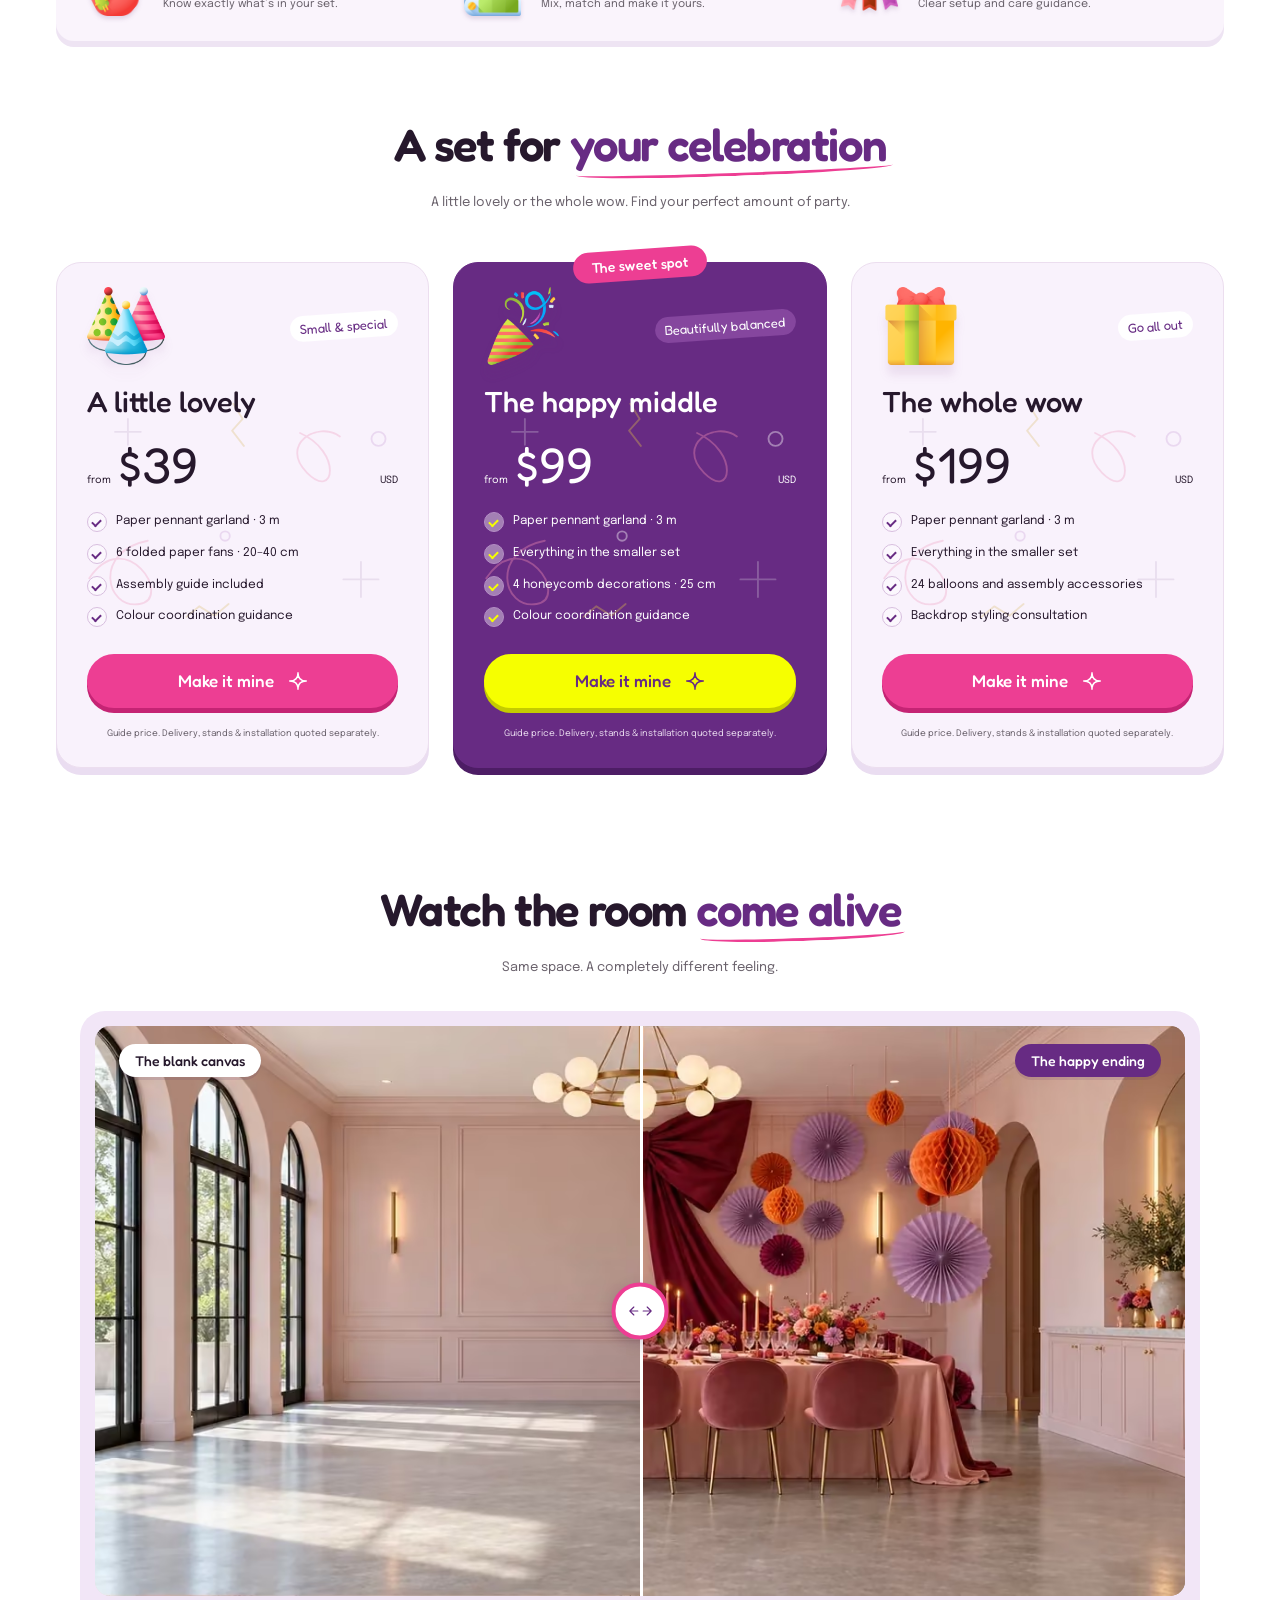
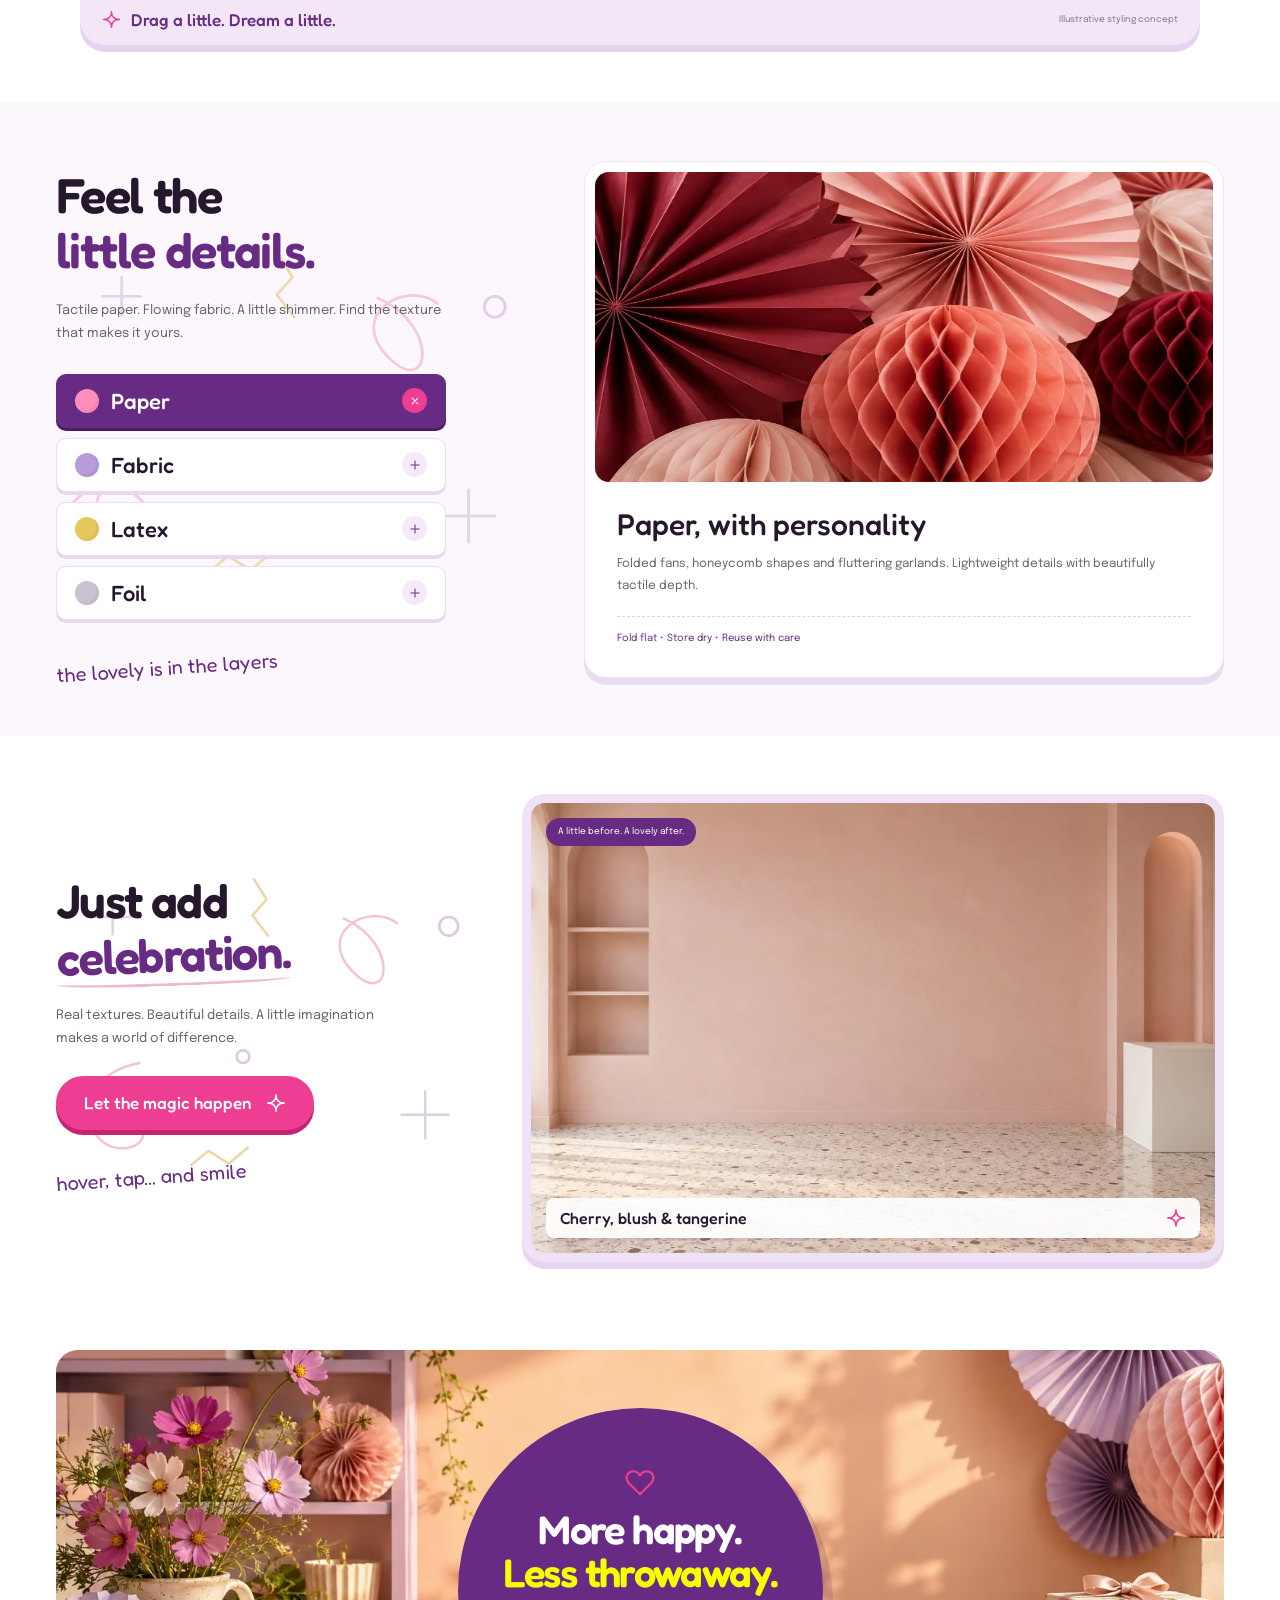
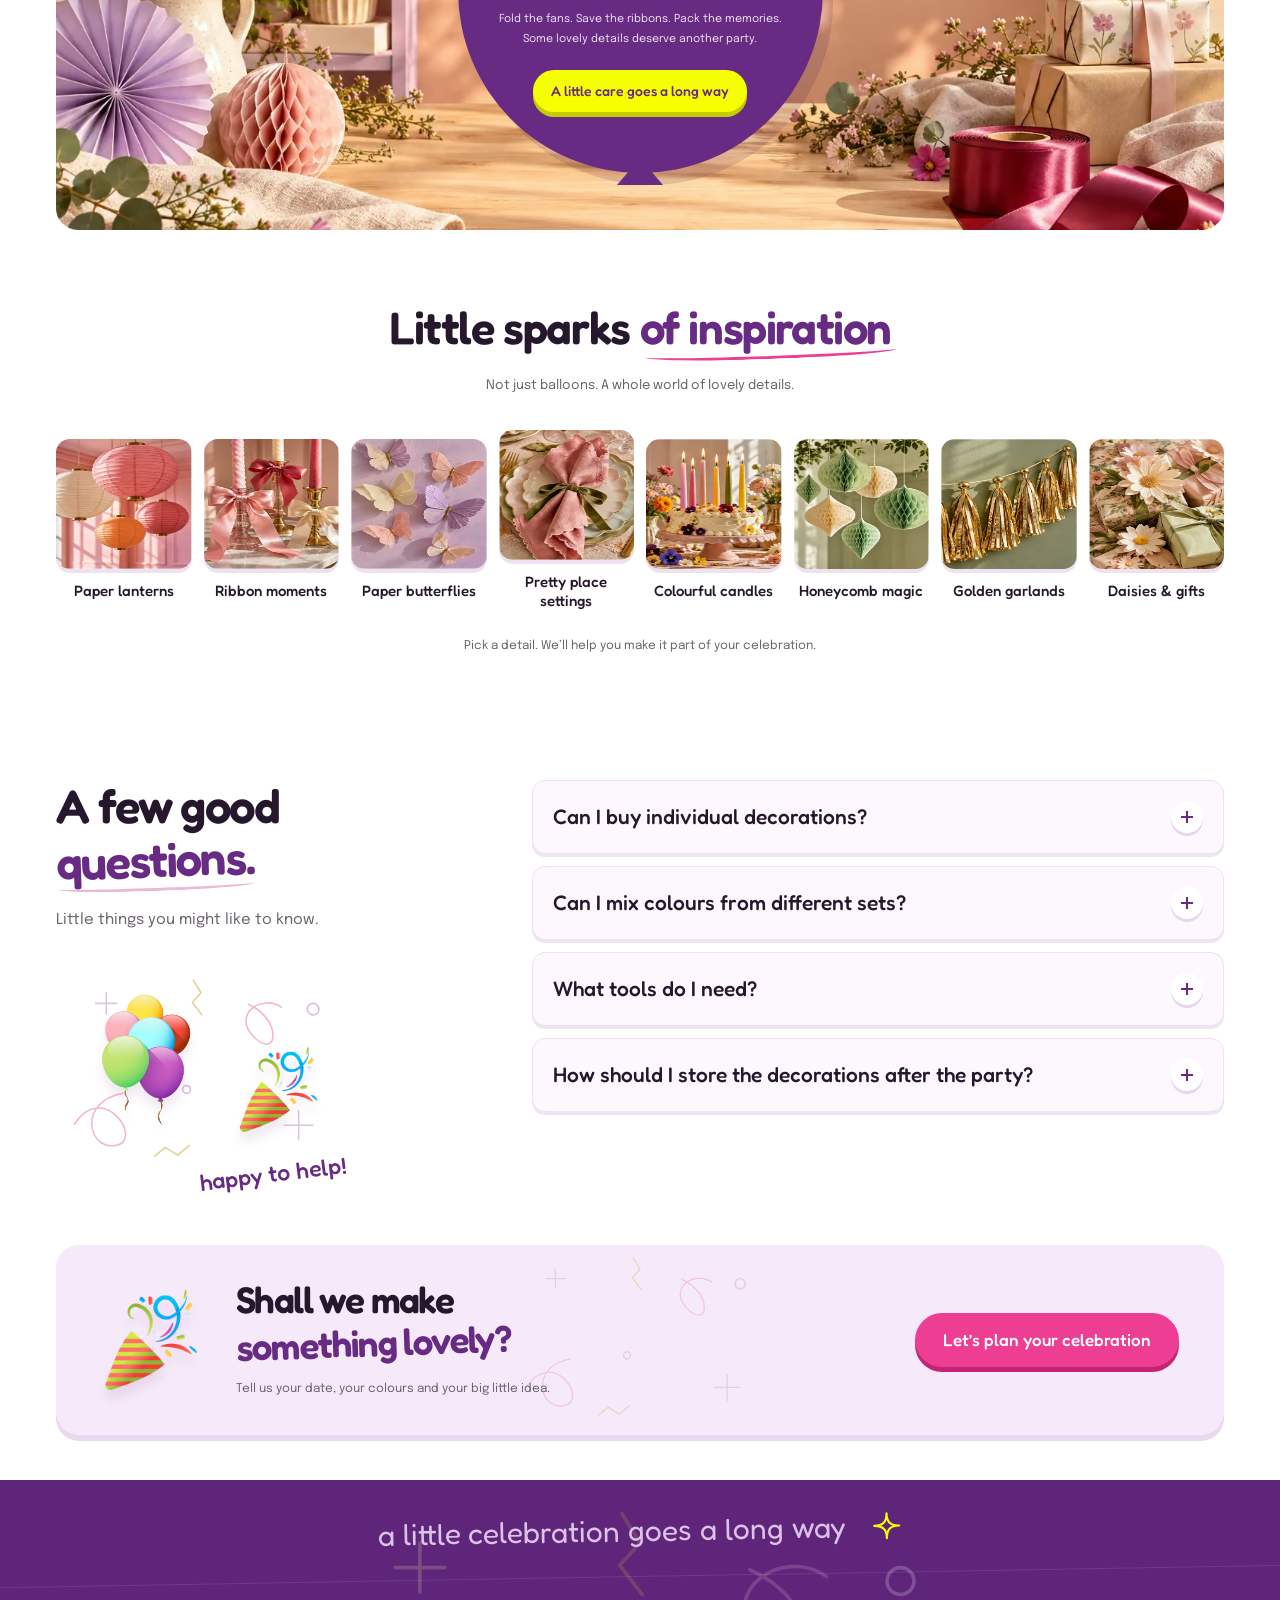
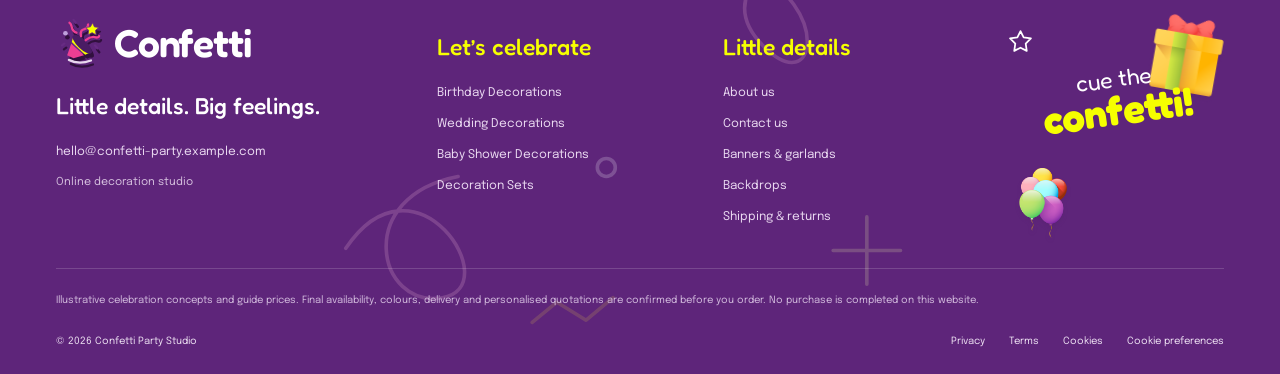
<file: Confetti-Party-Supplies-main/decoration-sets.html>
<!doctype html><html lang="en"><head><meta charset="UTF-8"><meta name="viewport" content="width=device-width,initial-scale=1"><meta name="description" content="Coordinated decorations for birthdays, weddings, baby showers and celebrations. Discover colours, materials, party sets and thoughtful details."><meta name="theme-color" content="#672b83"><title>Decoration Sets | Confetti</title><link rel="icon" href="assets/favicon.svg" type="image/svg+xml"><link rel="stylesheet" href="assets/fredoka.css"><link rel="stylesheet" href="assets/epilogue.css"><link rel="stylesheet" href="assets/style.css"><link rel="stylesheet" href="assets/celebration.css"><script defer src="config/config.js"></script><script defer src="config/collections.js"></script><script defer src="assets/app.js"></script><script defer src="assets/interactions-v2.js"></script></head><body data-page="decoration-sets"><a class="skip" href="#main">Skip to content</a><div id="app"></div><noscript>Please enable JavaScript to explore the collection. Contact information and enquiries require JavaScript.</noscript></body></html>
</file>
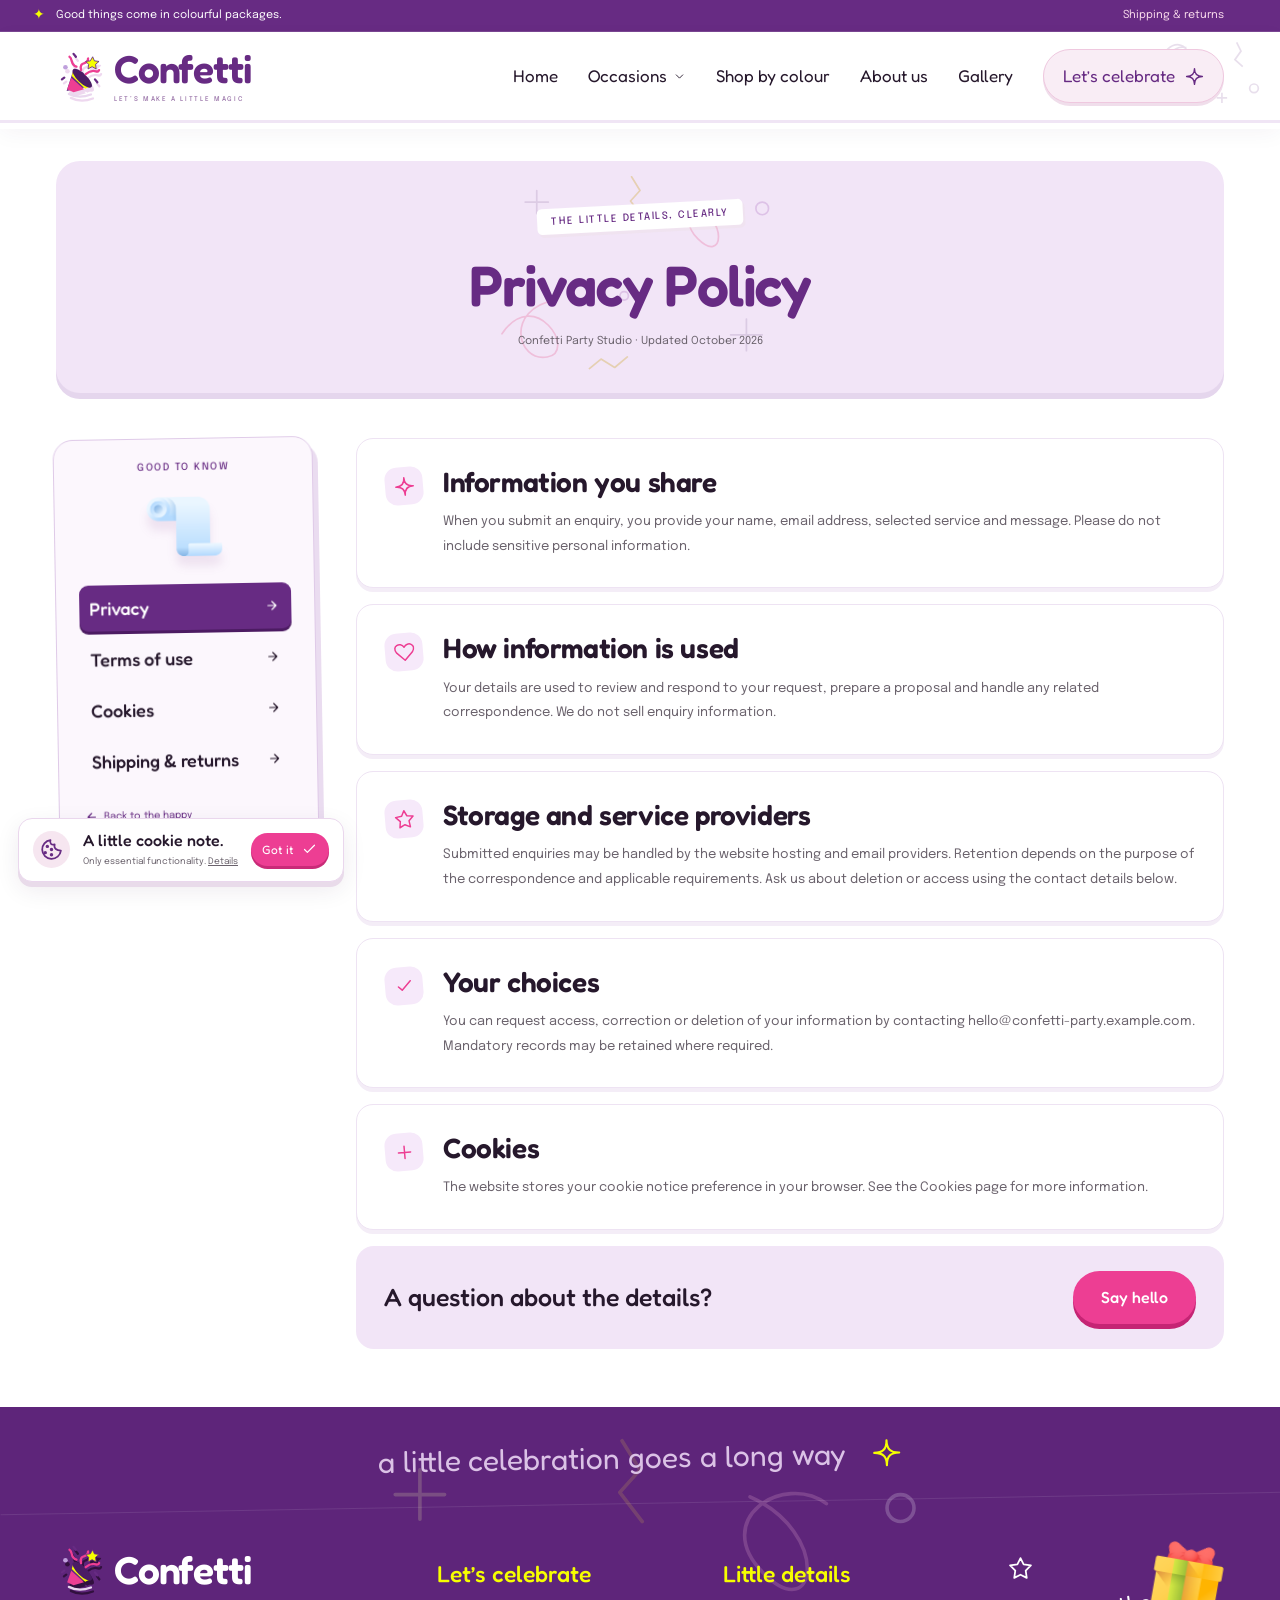
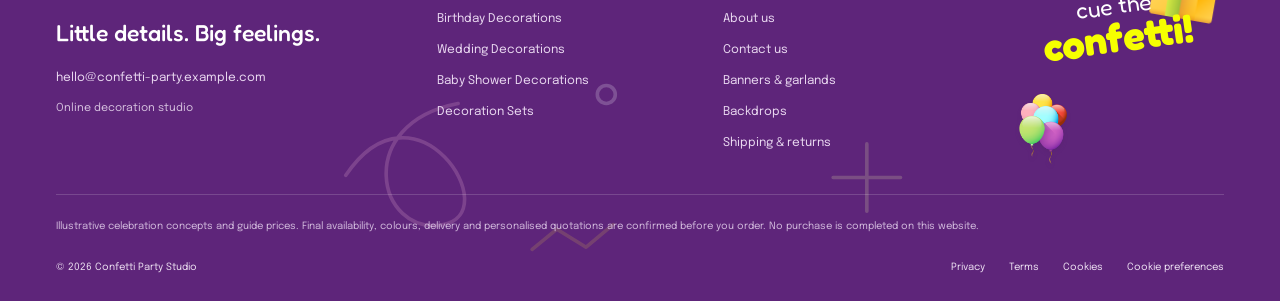
<file: Confetti-Party-Supplies-main/privacy.html>
<!doctype html><html lang="en"><head><meta charset="UTF-8"><meta name="viewport" content="width=device-width,initial-scale=1"><meta name="description" content="Coordinated decorations for birthdays, weddings, baby showers and celebrations. Discover colours, materials, party sets and thoughtful details."><meta name="theme-color" content="#672b83"><title>Privacy | Confetti</title><link rel="icon" href="assets/favicon.svg" type="image/svg+xml"><link rel="stylesheet" href="assets/fredoka.css"><link rel="stylesheet" href="assets/epilogue.css"><link rel="stylesheet" href="assets/style.css"><link rel="stylesheet" href="assets/celebration.css"><script defer src="config/config.js"></script><script defer src="config/collections.js"></script><script defer src="assets/app.js"></script><script defer src="assets/interactions-v2.js"></script></head><body data-page="privacy"><a class="skip" href="#main">Skip to content</a><div id="app"></div><noscript>Please enable JavaScript to explore the collection. Contact information and enquiries require JavaScript.</noscript></body></html>
</file>
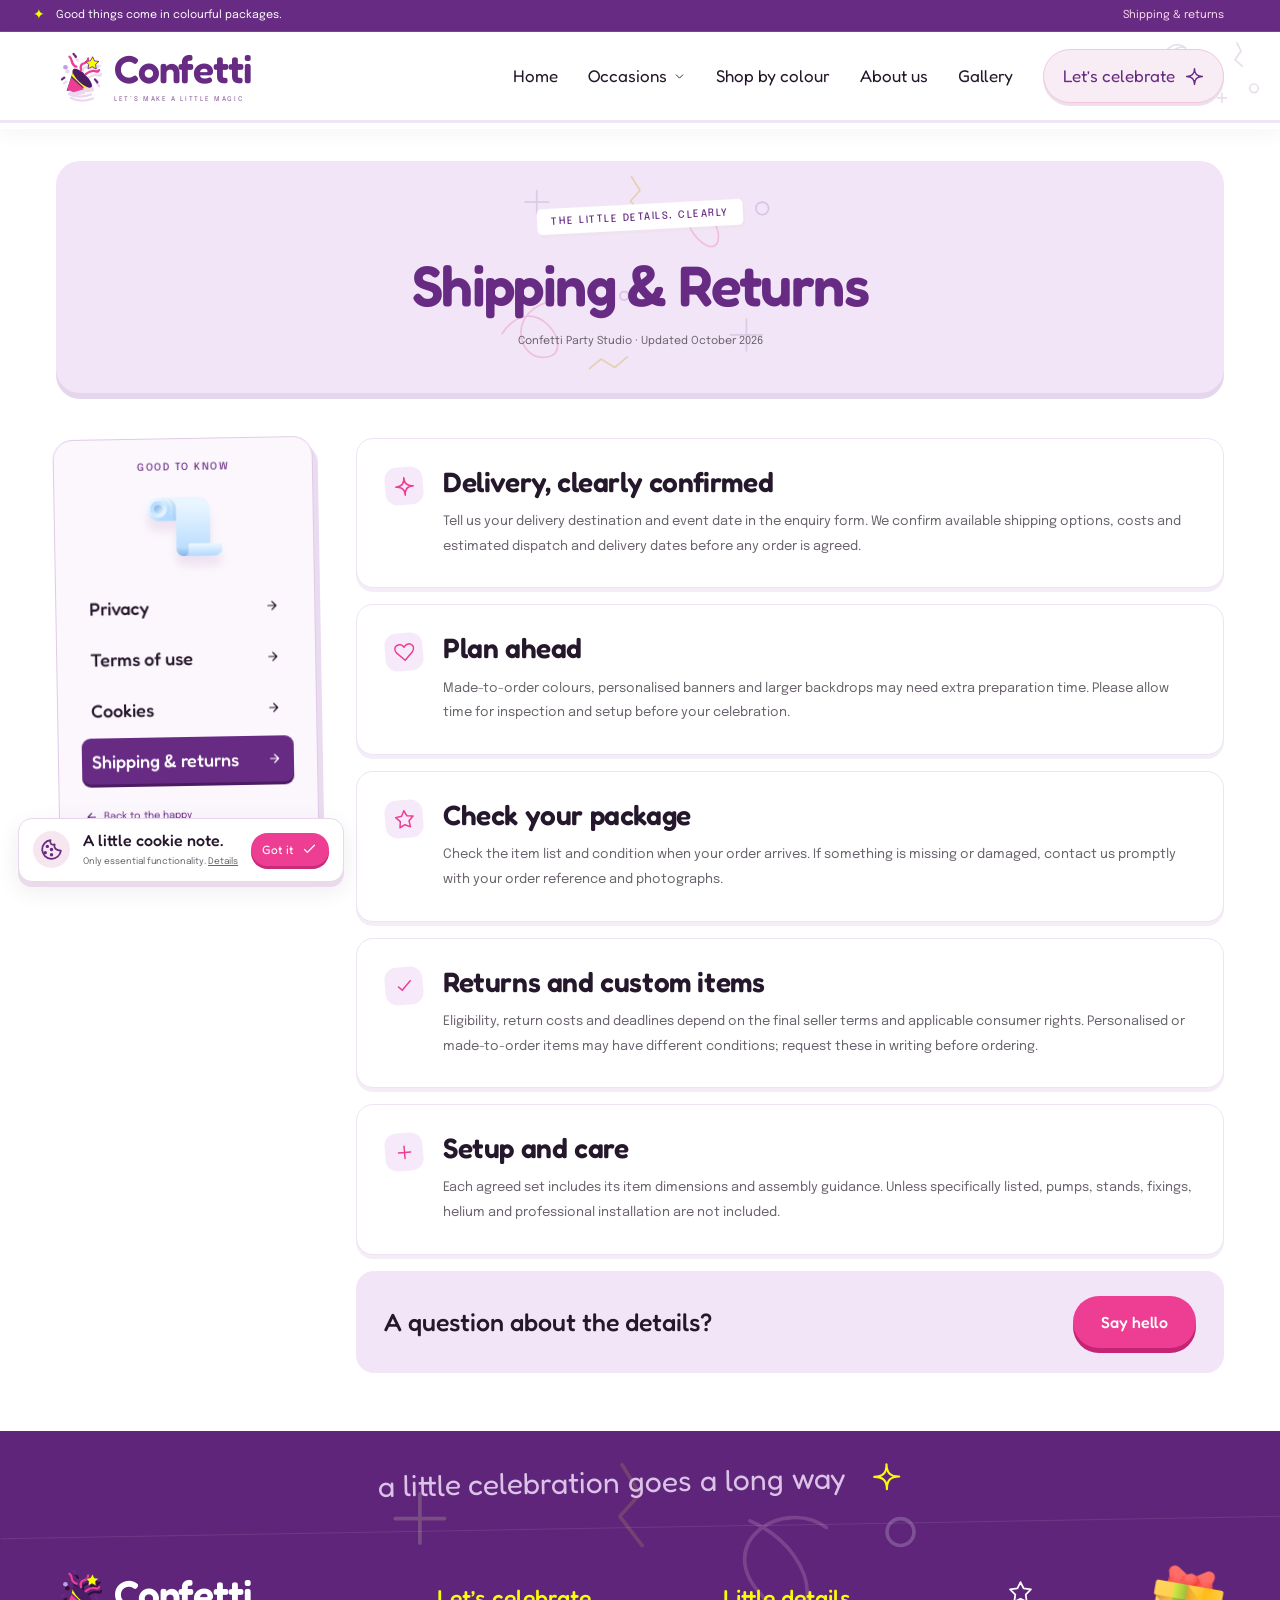
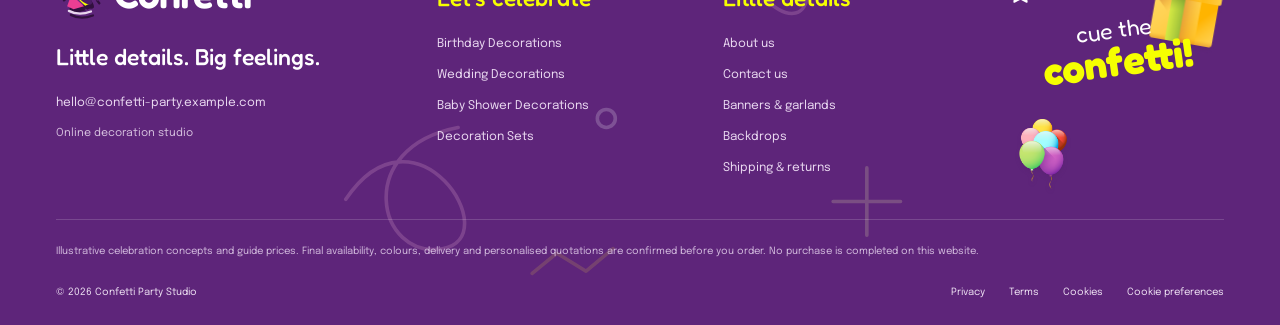
<file: Confetti-Party-Supplies-main/shipping.html>
<!doctype html><html lang="en"><head><meta charset="UTF-8"><meta name="viewport" content="width=device-width,initial-scale=1"><meta name="description" content="Coordinated decorations for birthdays, weddings, baby showers and celebrations. Discover colours, materials, party sets and thoughtful details."><meta name="theme-color" content="#672b83"><title>Shipping | Confetti</title><link rel="icon" href="assets/favicon.svg" type="image/svg+xml"><link rel="stylesheet" href="assets/fredoka.css"><link rel="stylesheet" href="assets/epilogue.css"><link rel="stylesheet" href="assets/style.css"><link rel="stylesheet" href="assets/celebration.css"><script defer src="config/config.js"></script><script defer src="config/collections.js"></script><script defer src="assets/app.js"></script><script defer src="assets/interactions-v2.js"></script></head><body data-page="shipping"><a class="skip" href="#main">Skip to content</a><div id="app"></div><noscript>Please enable JavaScript to explore the collection. Contact information and enquiries require JavaScript.</noscript></body></html>
</file>
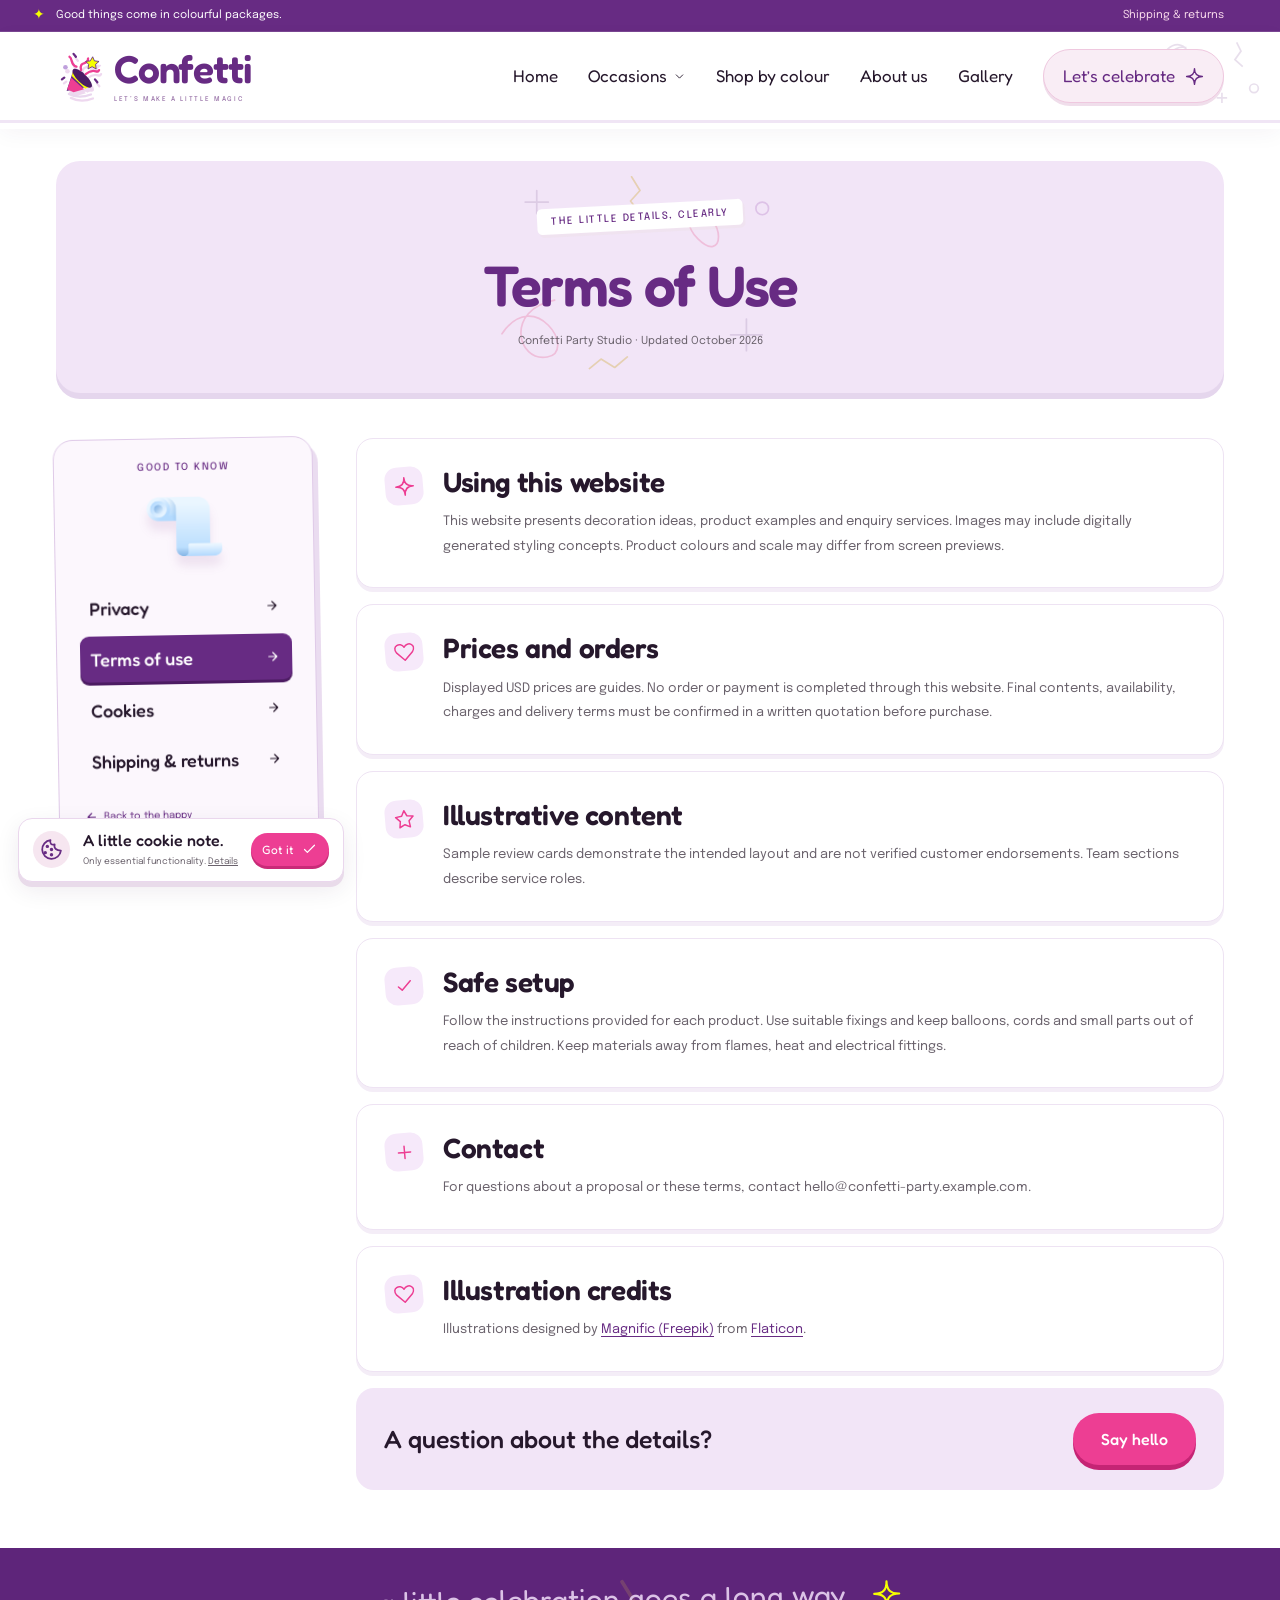
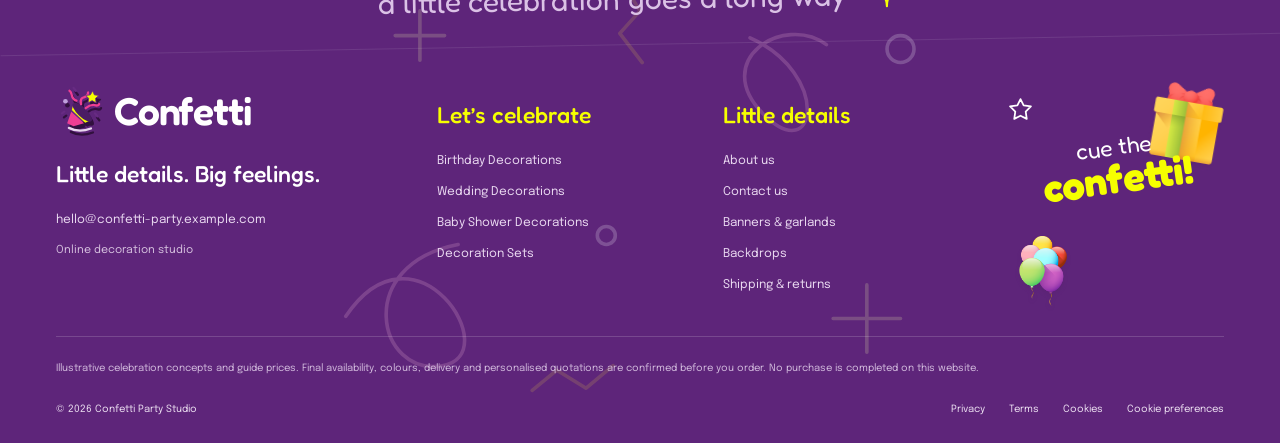
<file: Confetti-Party-Supplies-main/terms.html>
<!doctype html><html lang="en"><head><meta charset="UTF-8"><meta name="viewport" content="width=device-width,initial-scale=1"><meta name="description" content="Coordinated decorations for birthdays, weddings, baby showers and celebrations. Discover colours, materials, party sets and thoughtful details."><meta name="theme-color" content="#672b83"><title>Terms | Confetti</title><link rel="icon" href="assets/favicon.svg" type="image/svg+xml"><link rel="stylesheet" href="assets/fredoka.css"><link rel="stylesheet" href="assets/epilogue.css"><link rel="stylesheet" href="assets/style.css"><link rel="stylesheet" href="assets/celebration.css"><script defer src="config/config.js"></script><script defer src="config/collections.js"></script><script defer src="assets/app.js"></script><script defer src="assets/interactions-v2.js"></script></head><body data-page="terms"><a class="skip" href="#main">Skip to content</a><div id="app"></div><noscript>Please enable JavaScript to explore the collection. Contact information and enquiries require JavaScript.</noscript></body></html>
</file>
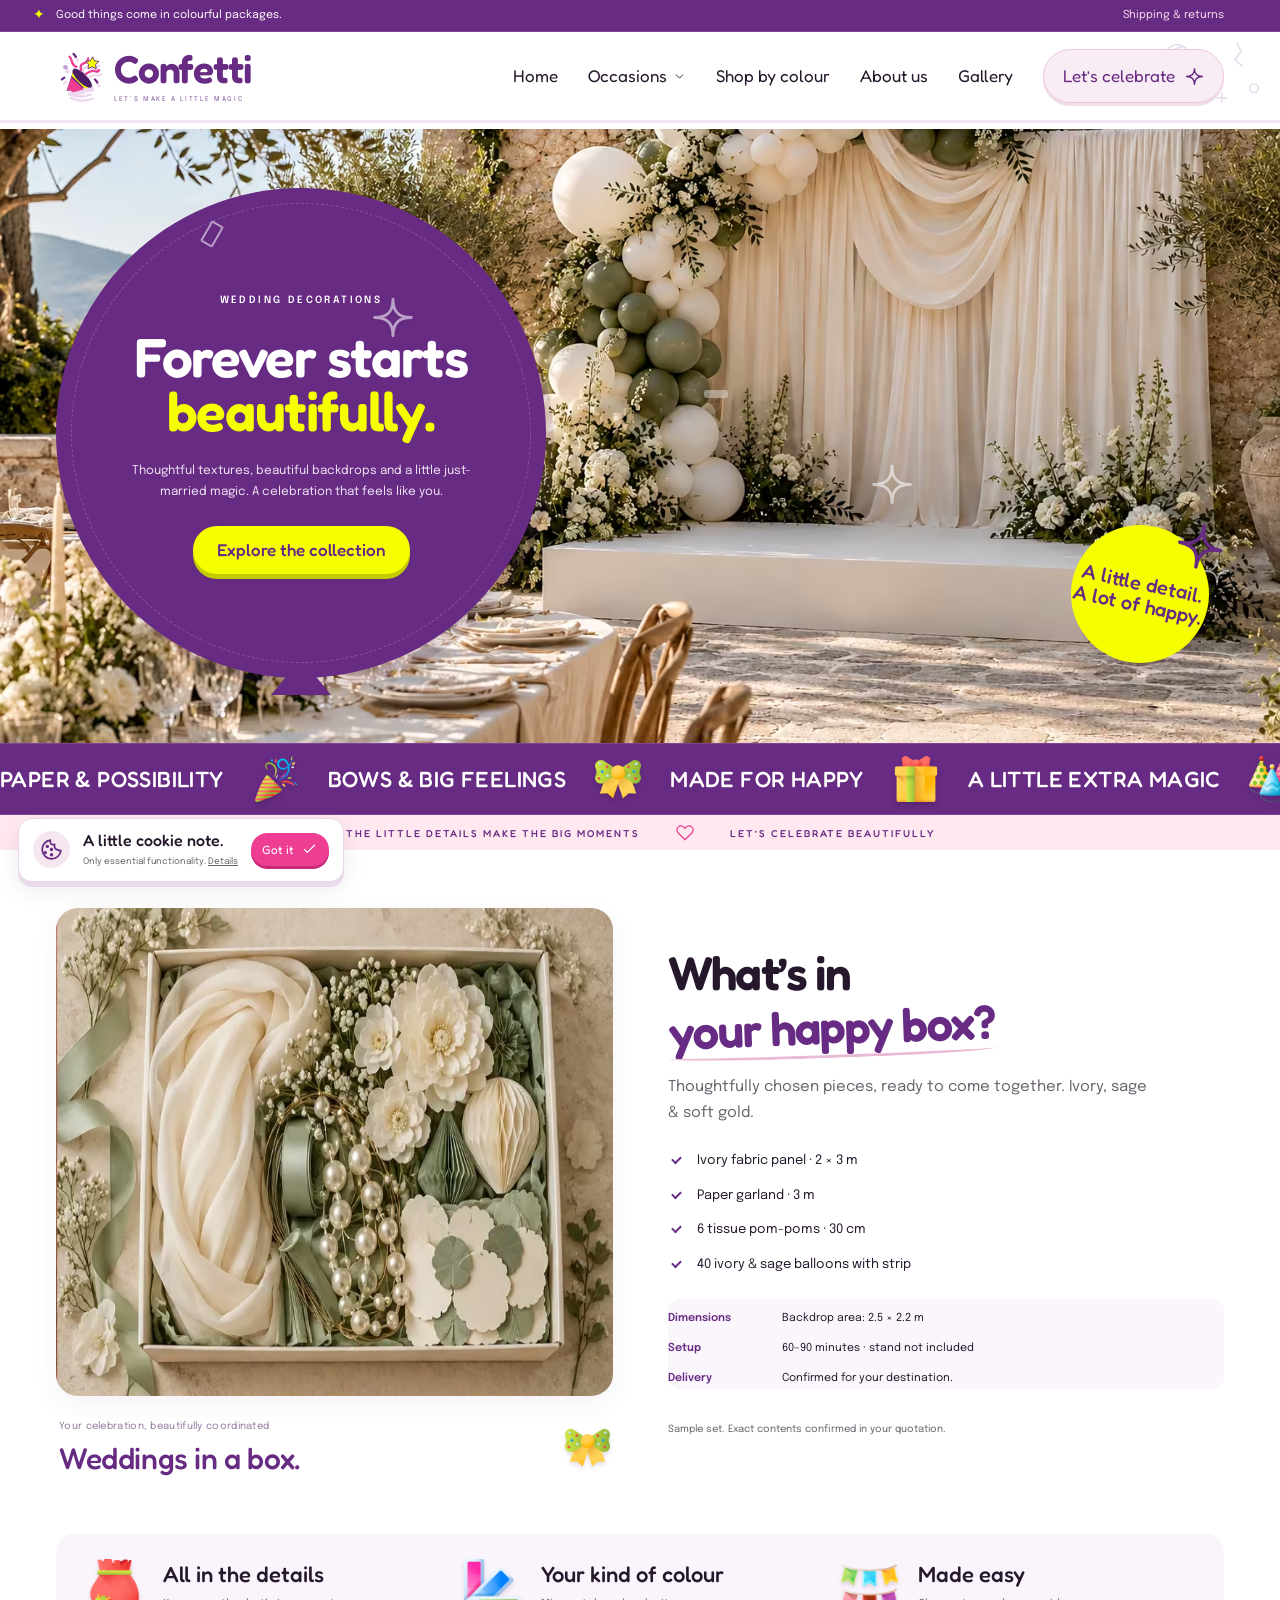
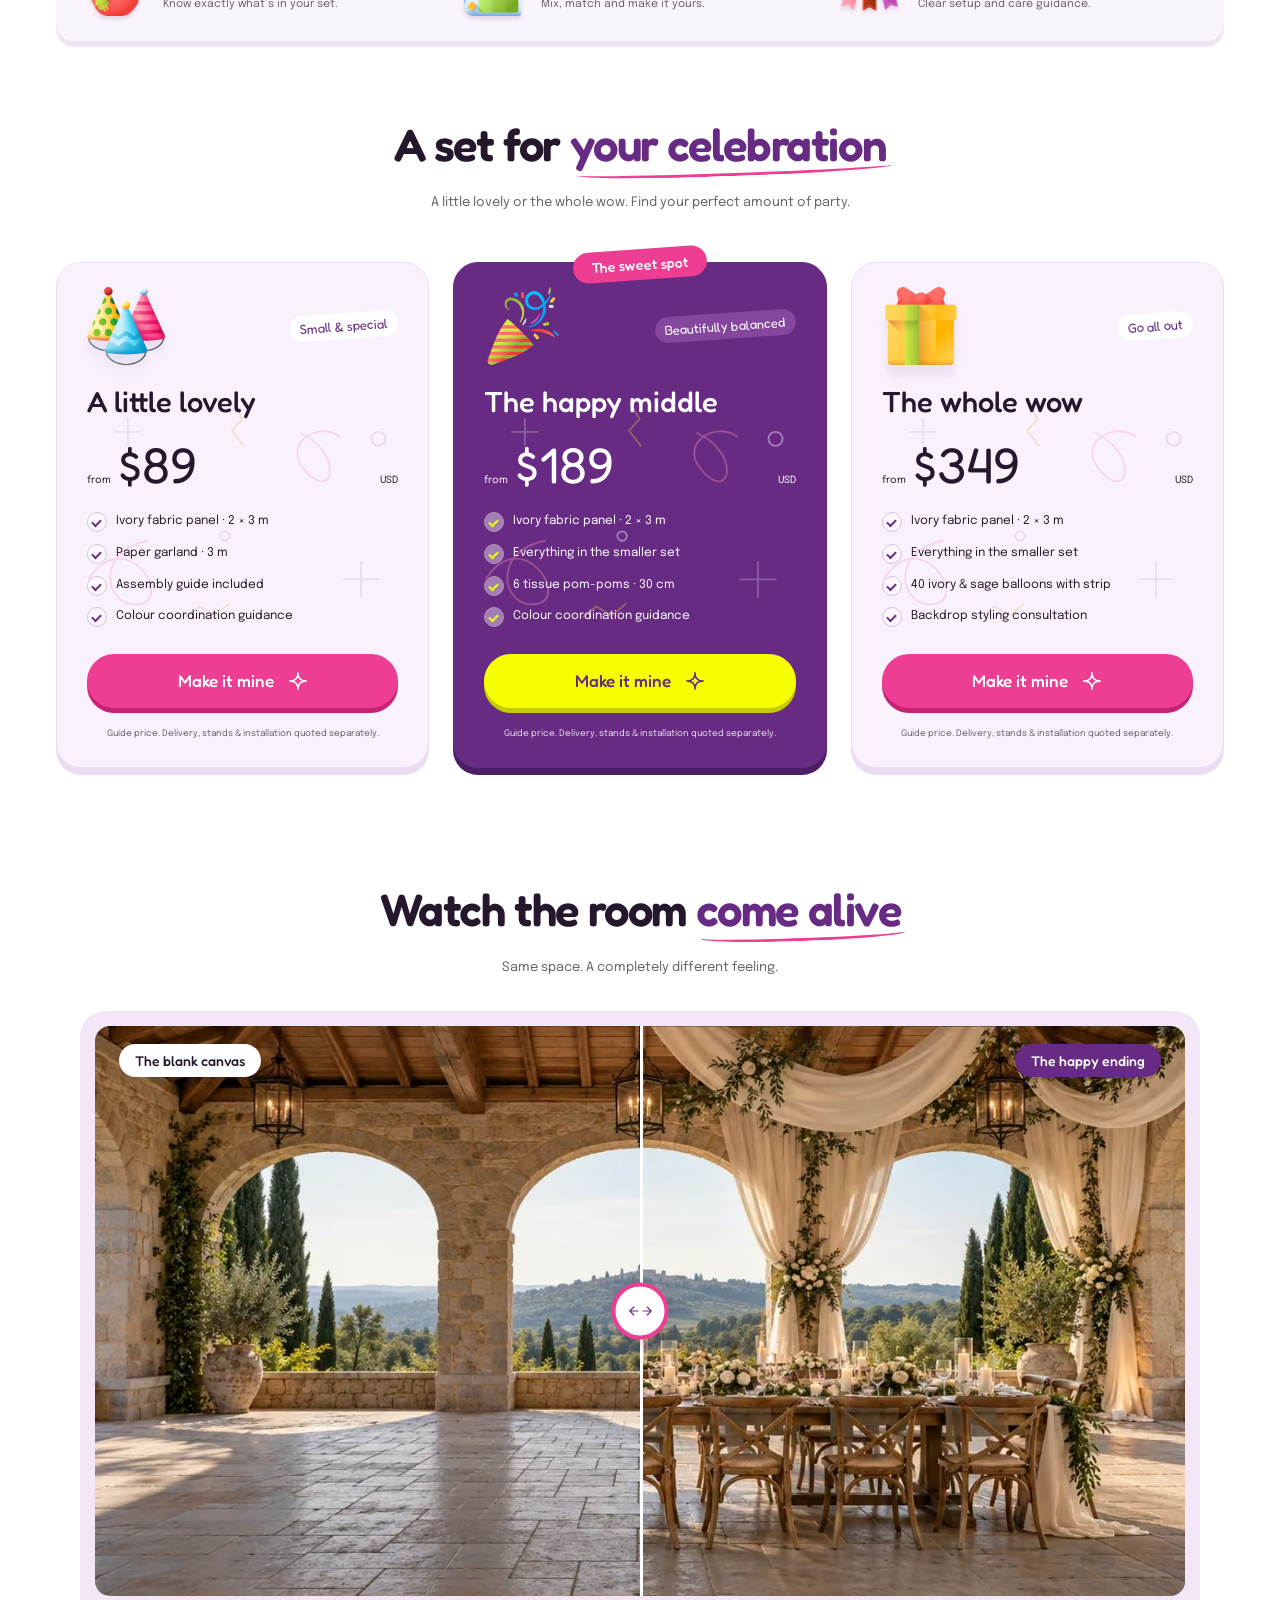
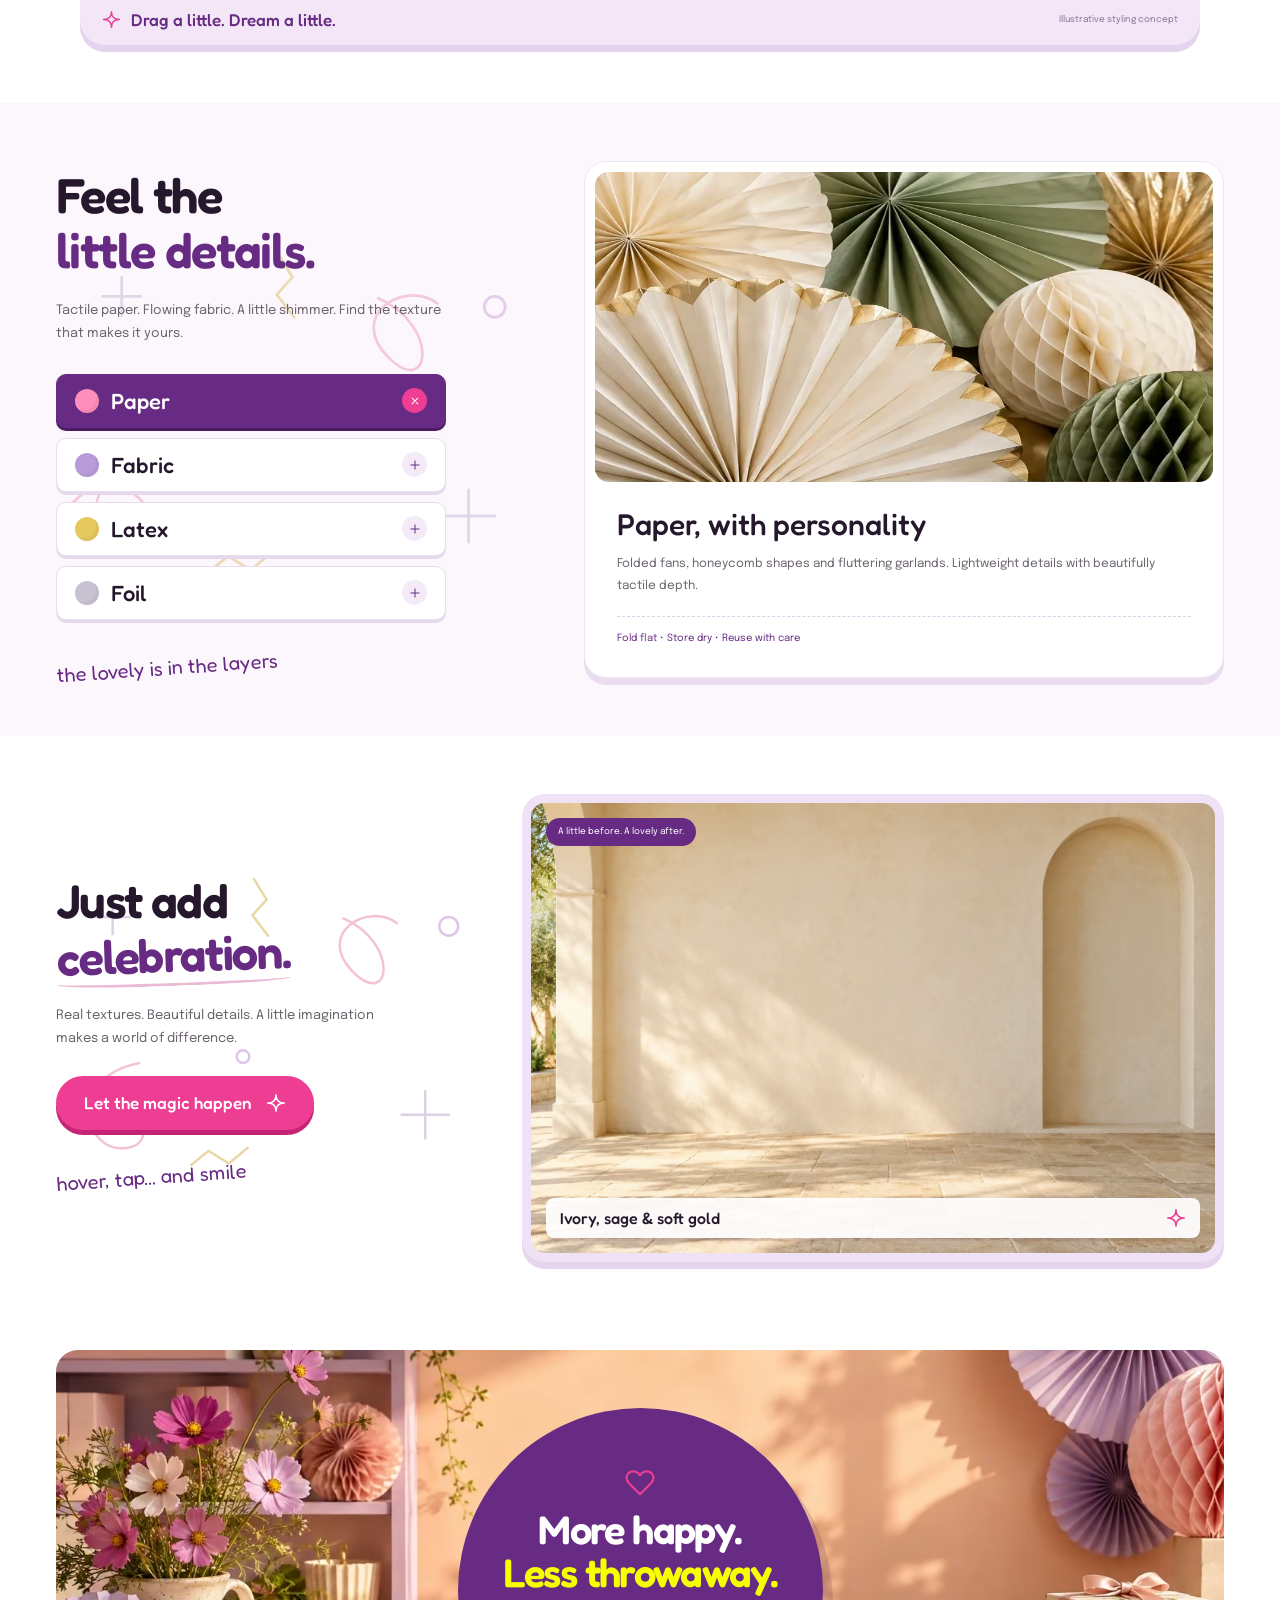
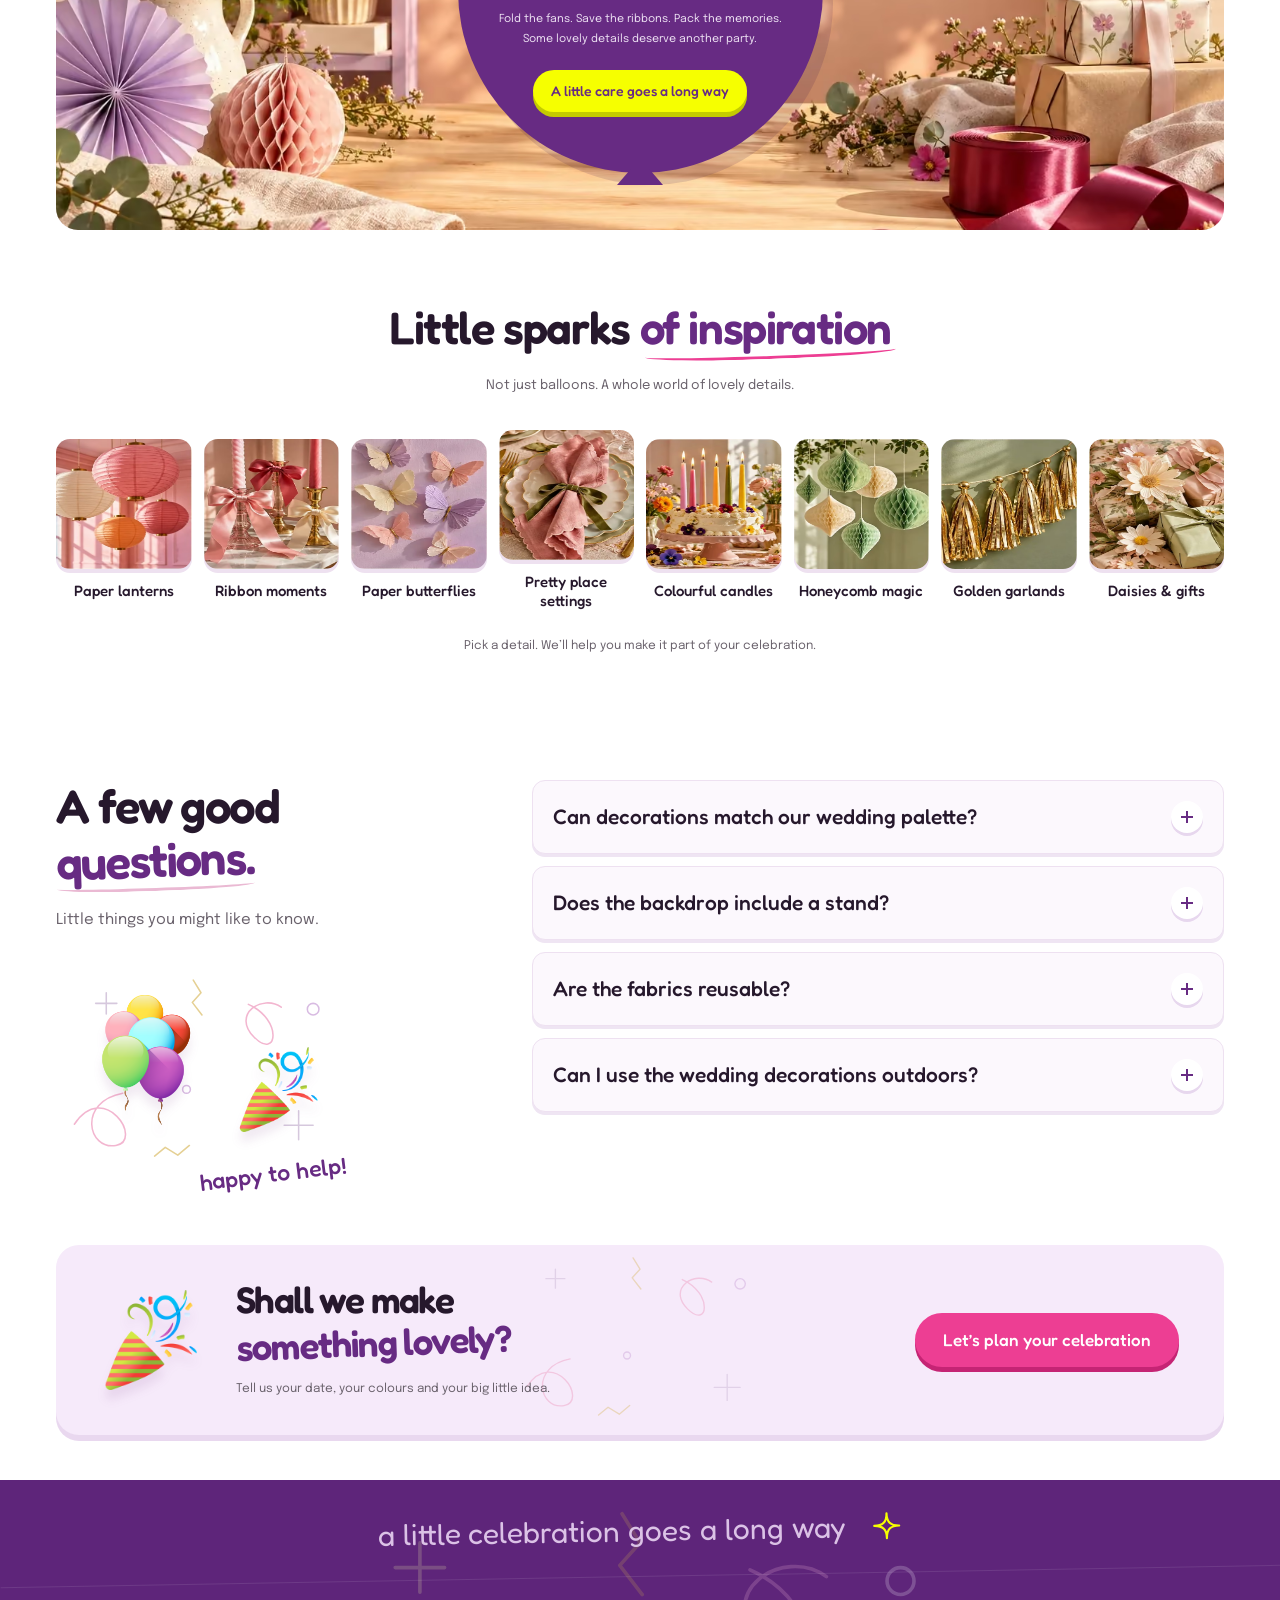
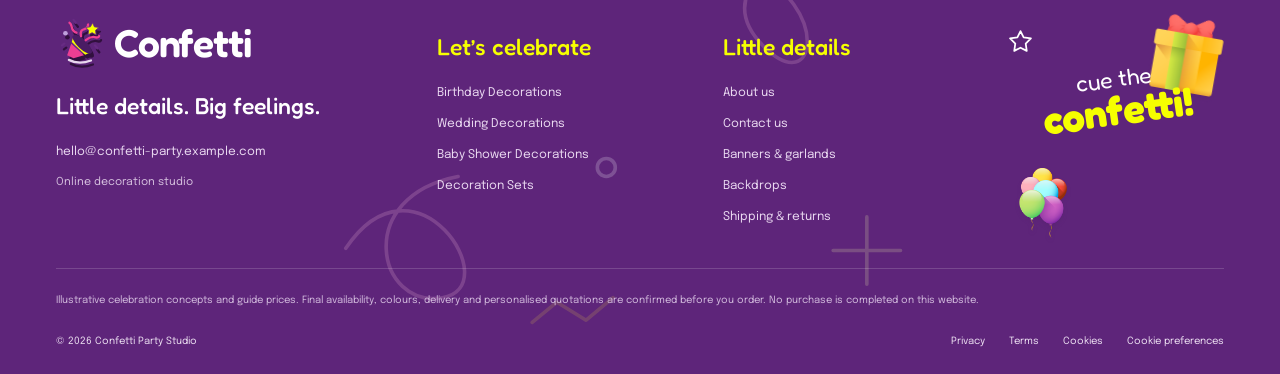
<file: Confetti-Party-Supplies-main/wedding.html>
<!doctype html><html lang="en"><head><meta charset="UTF-8"><meta name="viewport" content="width=device-width,initial-scale=1"><meta name="description" content="Coordinated decorations for birthdays, weddings, baby showers and celebrations. Discover colours, materials, party sets and thoughtful details."><meta name="theme-color" content="#672b83"><title>Wedding Decorations | Confetti</title><link rel="icon" href="assets/favicon.svg" type="image/svg+xml"><link rel="stylesheet" href="assets/fredoka.css"><link rel="stylesheet" href="assets/epilogue.css"><link rel="stylesheet" href="assets/style.css"><link rel="stylesheet" href="assets/celebration.css"><script defer src="config/config.js"></script><script defer src="config/collections.js"></script><script defer src="assets/app.js"></script><script defer src="assets/interactions-v2.js"></script></head><body data-page="wedding"><a class="skip" href="#main">Skip to content</a><div id="app"></div><noscript>Please enable JavaScript to explore the collection. Contact information and enquiries require JavaScript.</noscript></body></html>
</file>
<file: Confetti-Party-Supplies-main/assets/fredoka.css>
@font-face {
  font-family: 'Fredoka';
  font-style: normal;
  font-weight: 400;
  font-stretch: normal;
  font-display: swap;
  src: url(fredoka0.woff2) format('woff2');
}
@font-face {
  font-family: 'Fredoka';
  font-style: normal;
  font-weight: 500;
  font-stretch: normal;
  font-display: swap;
  src: url(fredoka1.woff2) format('woff2');
}
@font-face {
  font-family: 'Fredoka';
  font-style: normal;
  font-weight: 600;
  font-stretch: normal;
  font-display: swap;
  src: url(fredoka2.woff2) format('woff2');
}
@font-face {
  font-family: 'Fredoka';
  font-style: normal;
  font-weight: 700;
  font-stretch: normal;
  font-display: swap;
  src: url(fredoka3.woff2) format('woff2');
}
</file>
<file: Confetti-Party-Supplies-main/assets/epilogue.css>
@font-face {
  font-family: 'Epilogue';
  font-style: normal;
  font-weight: 400;
  font-display: swap;
  src: url(epilogue0.woff2) format('woff2');
}
@font-face {
  font-family: 'Epilogue';
  font-style: normal;
  font-weight: 500;
  font-display: swap;
  src: url(epilogue1.woff2) format('woff2');
}
@font-face {
  font-family: 'Epilogue';
  font-style: normal;
  font-weight: 600;
  font-display: swap;
  src: url(epilogue2.woff2) format('woff2');
}
@font-face {
  font-family: 'Epilogue';
  font-style: normal;
  font-weight: 700;
  font-display: swap;
  src: url(epilogue3.woff2) format('woff2');
}
</file>
<file: Confetti-Party-Supplies-main/assets/style.css>
:root{--purple:#672b83;--pink:#ff3394;--lime:#f6ff00;--ink:#26182c;--muted:#6a626c;--cream:#fcf8fc;--line:#e9e1ec}*{box-sizing:border-box}html{scroll-behavior:smooth;scroll-padding-top:110px}body{margin:0;color:var(--ink);background:#fff;font:400 15px/1.75 Epilogue,Arial,sans-serif}h1,h2,h3,h4,.brand,.btn,.mini-btn,.chip,nav,.price,.swatch,.marquee{font-family:Fredoka,Arial,sans-serif}h1,h2,h3,p{margin:0}h1,h2{font-weight:600;letter-spacing:-1.6px;line-height:1.08}h2{font-size:clamp(36px,3.7vw,58px)}h3{font-size:25px;font-weight:500;line-height:1.2}p{color:var(--muted)}em{font-style:normal;color:var(--purple)}a{color:inherit;text-decoration:none}button,input,textarea,select{font:inherit}button,a,input,textarea,select{-webkit-tap-highlight-color:transparent}button{cursor:pointer}button{color:inherit}button:disabled{cursor:wait;opacity:.6}img{display:block;max-width:100%;height:auto}button{border:0;background:none}button:focus-visible,a:focus-visible,input:focus-visible,textarea:focus-visible,select:focus-visible{outline:3px solid var(--pink);outline-offset:5px}.icon{width:25px;height:25px;fill:none;stroke:currentColor;stroke-width:1.7;stroke-linecap:round;stroke-linejoin:round;flex-shrink:0}.container{max-width:1480px;width:calc(100% - 112px);margin-inline:auto}.section{padding-block:72px}.soft{background:var(--cream)}.heading{text-align:center;max-width:900px;margin:0 auto 38px}.heading-mark{width:36px;height:41px;object-fit:contain;margin:0 auto 13px}.heading p{margin-top:17px}.split{display:grid;grid-template-columns:1fr 1fr;gap:72px;align-items:center}.split p{margin-top:22px;max-width:570px}.btn{display:inline-flex;align-items:center;justify-content:center;gap:14px;background:var(--pink);color:white;padding:15px 28px;border-radius:40px;font-size:18px;line-height:1.4;font-weight:500;transition:transform .25s,background .25s,box-shadow .25s;min-height:54px;white-space:nowrap}.btn:hover{background:var(--purple);transform:translateY(-3px);box-shadow:0 7px 0 #e9dfea}.btn.yellow{background:var(--lime);color:var(--purple)}.btn.yellow:hover{background:white;box-shadow:0 7px 0 #4a175e}.mini-btn{display:inline-flex;align-items:center;gap:7px;border-radius:30px;background:var(--pink);color:white;padding:8px 14px;font-size:15px;line-height:1.4}.mini-btn .icon{width:17px;height:17px}.announcement{background:var(--purple);color:#fff;font-size:11px;line-height:36px}.announcement>.container{display:flex;justify-content:space-between}.announcement a{color:#f9daec}header{position:sticky;top:0;background:white;z-index:50;border-bottom:1px solid var(--line);box-shadow:0 4px 20px #35133c06}.nav-main{display:flex;align-items:center;justify-content:space-between;gap:25px;height:91px}.brand{display:flex;align-items:center;gap:9px;font-size:37px;font-weight:600;line-height:1}.brand img{width:40px;flex-shrink:0}.brand small{display:block;font:500 7px/1 Epilogue;letter-spacing:1.7px;margin-top:9px}nav{display:flex;align-items:center;gap:30px;font-size:17px}nav a{transition:color .2s}nav a:hover,nav a[aria-current]{color:var(--pink)}.nav-contact{display:flex;align-items:center;gap:10px;border-left:1px solid var(--line);padding-left:28px;color:var(--pink)}.nav-drop{position:relative}.nav-drop>button{display:flex;align-items:center;gap:6px;padding:15px 0}.nav-drop .icon{width:13px}.dropdown{position:absolute;top:100%;left:-22px;min-width:240px;padding:12px;background:white;border-radius:15px;box-shadow:0 12px 45px #3717451c;opacity:0;visibility:hidden;transform:translateY(8px);transition:.2s}.dropdown a{display:block;padding:10px;border-radius:8px}.dropdown a:hover{background:var(--cream)}.nav-drop>button[aria-expanded=true]+.dropdown{opacity:1;visibility:visible;transform:translateY(0)}.burger{display:none}.hero{height:620px;position:relative;overflow:hidden;background:#f4e4ec}.hero-track,.hero-slide{position:absolute;inset:0}.hero-slide{opacity:0;visibility:hidden;transition:opacity 1s,visibility 1s}.hero-slide.active{opacity:1;visibility:visible;z-index:1}.hero-photo{width:100%;height:100%;object-fit:cover;object-position:50% 50%;position:absolute;inset:0;transition:transform 6.5s ease-out;transform:scale(1.04)}.hero-slide.active .hero-photo{transform:scale(1)}.hero-slide>.container{height:100%;position:relative;display:flex;align-items:center}.hero-balloon{width:480px;height:480px;border-radius:50%;padding:72px 55px 52px;background:var(--purple);color:white;position:relative;text-align:center;display:flex;flex-direction:column;align-items:center;justify-content:center;box-shadow:0 16px 0 #4019520b}.hero-balloon:after{content:'';position:absolute;top:99%;left:calc(50% - 30px);width:60px;height:22px;background:var(--purple);clip-path:polygon(30% 0,70% 0,100% 100%,0 100%)}.hero-kicker{font-size:10px;letter-spacing:2.4px;font-weight:600;margin-bottom:20px}.hero h1,.hero h2{font-size:62px;color:white;letter-spacing:-1.4px;line-height:.99}.hero em{color:var(--lime)}.hero p{font-size:12px;line-height:1.8;color:#efe4f3;margin:22px 0}.hero .btn{font-size:17px;min-height:44px;padding:12px 24px}.hero-slide.active .hero-balloon>*{animation:hero-in .75s both}.hero-slide.active .hero-balloon h1,.hero-slide.active .hero-balloon h2{animation-delay:.1s}.hero-slide.active .hero-balloon p{animation-delay:.22s}.hero-slide.active .hero-balloon .btn{animation-delay:.34s}.hero-note{position:absolute;right:15px;bottom:80px;width:138px;height:138px;background:var(--lime);border-radius:50%;display:grid;place-content:center;text-align:center;font:500 20px/1.1 Fredoka;transform:rotate(12deg);color:var(--purple)}.hero-note .icon{position:absolute;top:-15px;right:-5px;width:50px;height:50px}.hero-controls{position:absolute;bottom:25px;left:0;right:0;z-index:3;display:flex;justify-content:flex-end;align-items:center;gap:12px}.hero-controls .carousel-controls{margin:0;background:white;border-radius:40px;padding:5px}.autoplay{background:white;border-radius:30px;font-size:11px;padding:10px 15px}.circle{width:42px;height:42px;display:inline-flex;align-items:center;justify-content:center;border:1px solid var(--line);border-radius:50%;background:white;transition:.2s}.circle:hover{background:var(--pink);color:white;border-color:var(--pink)}.circle .icon{width:19px;height:19px}.carousel-controls{display:flex;align-items:center;justify-content:center;gap:15px;margin-top:30px}.dots{display:flex;gap:7px;align-items:center}.dots button{height:5px;width:17px;background:#dcd6e0;border-radius:6px;padding:0;transition:width .3s}.dots button.active{width:29px;background:var(--pink)}.confetti{position:absolute;inset:0;pointer-events:none;overflow:hidden;z-index:2}.confetti i{position:absolute;left:var(--x);top:calc(5% + var(--i)*6%);height:12px;width:5px;background:var(--pink);transform:rotate(var(--r));animation:confetti-drift 5s ease-in-out infinite alternate;animation-delay:calc(var(--i)*-.45s)}.confetti i:nth-child(3n){background:var(--lime);border-radius:50%;width:8px;height:8px}.confetti i:nth-child(4n){background:var(--purple);width:15px;height:5px}.marquee{background:var(--pink);color:#fff;overflow:hidden;height:65px;display:flex;align-items:center;font-size:23px;letter-spacing:1px;font-weight:500}.marquee>div{display:flex;width:max-content;animation:marquee 35s linear infinite}.marquee span{display:flex;align-items:center;gap:36px;padding-right:36px;white-space:nowrap}.marquee .icon{color:var(--lime);width:30px;height:30px}.occasion-grid{display:grid;grid-template-columns:repeat(4,1fr);gap:35px}.occasion{text-align:center}.occasion-balloon{border:5px solid #f2edf4;border-radius:50%;aspect-ratio:1;width:min(100%,230px);margin:0 auto 22px;position:relative;background:#fff;display:grid;place-items:center;transition:.3s}.occasion-balloon:after{content:'';position:absolute;bottom:-10px;left:calc(50% - 19px);width:38px;height:15px;background:#f2edf4;clip-path:polygon(20% 0,80% 0,100% 100%,0 100%);transition:.3s}.occasion-balloon img{height:145px;width:150px;object-fit:contain;transition:transform .45s}.occasion-balloon>.icon{position:absolute;right:6px;bottom:18px;width:39px;height:39px;border-radius:50%;background:var(--lime);color:var(--purple);padding:8px;transform:rotate(8deg)}.occasion span{font-size:12px;color:var(--muted);display:block;margin-top:8px}.occasion:hover .occasion-balloon{background:var(--purple);border-color:var(--purple);transform:translateY(-5px)}.occasion:hover .occasion-balloon:after{background:var(--purple)}.occasion:hover img{transform:rotate(-8deg) scale(1.06)}.checks{list-style:none;margin:24px 0;padding:0;display:grid;gap:13px}.checks li{position:relative;padding-left:29px;font-size:13px;line-height:1.65}.checks li:before{content:'';width:8px;height:4px;border-left:2px solid var(--purple);border-bottom:2px solid var(--purple);position:absolute;left:4px;top:6px;transform:rotate(-45deg)}.checks li:after{content:'';border:1px solid #d6c5de;border-radius:50%;width:18px;height:18px;position:absolute;left:0;top:0}.about-art{height:490px;position:relative}.about-big{position:absolute;right:0;top:0;width:82%;height:440px;object-fit:cover;border-radius:50% 50% 47% 47%}.about-small{position:absolute;left:0;bottom:0;width:43%;height:245px;object-fit:cover;border-radius:50%;border:9px solid white}.round-stamp{position:absolute;right:0;bottom:0;background:var(--lime);border-radius:50%;width:145px;height:145px;text-align:center;display:flex;flex-direction:column;justify-content:center;font:400 19px/1.1 Fredoka;transform:rotate(10deg)}.round-stamp b{font-size:35px}.about-bow{position:absolute;left:3%;top:15px;width:90px!important;height:90px!important;color:var(--pink);transform:rotate(-20deg)}.benefits{display:grid;grid-template-columns:repeat(3,1fr);gap:30px;padding:35px 0;border-top:1px solid var(--line);border-bottom:1px solid var(--line);margin-bottom:18px}.benefits>div{display:flex;gap:20px;align-items:center}.benefits .icon{width:48px;height:48px;color:var(--purple)}.benefits h3{font-size:22px;margin-bottom:8px}.benefits p{font-size:12px}.filter-row{display:flex;gap:10px;justify-content:center;margin-bottom:30px}.chip{padding:8px 23px;border-radius:30px;font-size:17px;background:white;border:1px solid var(--line)}.chip.selected{background:var(--pink);color:white;border-color:var(--pink)}.track{display:flex;gap:22px;overflow-x:auto;scrollbar-width:none;scroll-snap-type:x mandatory;position:relative}.track::-webkit-scrollbar{display:none}.track>*{flex-shrink:0;scroll-snap-align:start}.product-card{width:calc((100% - 66px)/4);background:white;border:1px solid var(--line);border-radius:16px;padding:15px 18px 20px;display:flex;flex-direction:column;transition:box-shadow .3s}.product-card[hidden]{display:none}.product-card:hover{box-shadow:inset 0 -4px var(--pink)}.product-image{position:relative;height:245px;width:100%;padding:18px 10px;display:grid;place-items:center}.product-image img{width:100%;height:100%;object-fit:contain;transition:transform .5s}.product-image:hover img{transform:rotate(5deg) scale(1.06)}.pill{position:absolute;top:0;left:0;font-size:10px;padding:2px 9px;background:#f4edf7;color:var(--purple);border-radius:20px}.product-card>small{font-size:10px;color:var(--pink);margin:14px 0 9px}.product-card h3{font-size:23px;margin-bottom:20px}.card-bottom{margin-top:auto;display:flex;align-items:center;justify-content:space-between;gap:8px}.card-bottom b{font-size:17px;font-weight:600}.card-bottom .mini-btn{font-size:13px;padding:7px 10px}.colour-stage{display:grid;grid-template-columns:1fr 1fr;background:#f8f1fa;border-radius:22px;overflow:hidden;min-height:380px}.colour-copy{padding:55px}.colour-copy h3{font-size:39px}.colour-copy p{margin:18px 0 28px;max-width:420px}.colour-swatches{display:flex;gap:22px;margin:0 0 45px}.swatch{width:34px;height:34px;border-radius:50%;background:var(--swatch);position:relative;border:3px solid white;outline:1px solid #dfd6e3;transition:transform .2s}.swatch.selected{outline:2px solid var(--purple);transform:translateY(-4px)}.swatch span{position:absolute;top:42px;font:400 10px Epilogue;left:50%;transform:translateX(-50%)}.palette-art{position:relative;overflow:hidden;background:#efe5f3;min-height:380px}.paper-fan{position:absolute;width:160px;height:160px;border-radius:50%;background:var(--tone);clip-path:polygon(50% 0,56% 7%,65% 2%,68% 12%,78% 8%,79% 19%,90% 17%,88% 28%,98% 31%,92% 40%,100% 50%,92% 56%,98% 65%,88% 68%,92% 79%,81% 79%,82% 90%,71% 87%,65% 98%,57% 92%,50% 100%,43% 93%,33% 98%,30% 87%,20% 92%,20% 81%,9% 84%,12% 73%,2% 68%,8% 58%,0 50%,8% 43%,2% 33%,13% 30%,9% 20%,20% 20%,17% 9%,28% 12%,33% 2%,43% 8%);box-shadow:inset 0 0 0 20px #ffffff22;transition:background .45s,transform .6s}.paper-fan:after{content:'';position:absolute;inset:25%;border:1px solid #ffffff66;border-radius:50%}.fan-0{left:-45px;top:20px;width:240px;height:240px}.fan-1{right:20px;top:-80px;width:260px;height:260px;background:var(--tone2)}.fan-2{bottom:-60px;right:-30px;width:260px;height:260px}.fan-3{left:38%;top:23%;width:90px;height:90px;background:var(--tone2)}.fan-4{left:40px;bottom:-30px;background:var(--tone2)}.fan-5{right:0;top:40%;width:80px;height:80px}.palette-art:hover .paper-fan{transform:rotate(25deg)}.palette-label{position:absolute;top:45%;left:25%;font:400 14px Fredoka;letter-spacing:2px;color:var(--purple);background:white;padding:22px;transform:rotate(-7deg);box-shadow:5px 6px 0 #672b8312}.palette-label b{font-size:29px;letter-spacing:0}.palette-art>.icon{position:absolute;bottom:45px;left:48%;width:55px;height:55px;color:var(--purple)}.comparison{height:520px;position:relative;border-radius:20px;overflow:hidden;background:#ede2df;isolation:isolate}.compare-photo{position:absolute;inset:0;background-image:var(--pair);background-size:200% 100%;background-repeat:no-repeat}.compare-photo.before{background-position:left center}.compare-photo.after{background-position:right center;clip-path:inset(0 0 0 var(--split))}.compare-label{position:absolute;top:24px;padding:9px 18px;border-radius:30px;background:white;font:500 16px Fredoka}.before-label{left:24px}.after-label{right:24px;background:var(--purple);color:white}.compare-line{position:absolute;left:var(--split);top:0;bottom:0;width:3px;background:white;pointer-events:none}.compare-line>span{position:absolute;top:50%;left:0;transform:translate(-50%,-50%);width:62px;height:62px;border-radius:50%;background:var(--pink);color:white;display:flex;align-items:center;justify-content:center;border:5px solid white;box-shadow:0 3px 15px #0002}.compare-line .icon{width:16px}.comparison input{position:absolute;inset:0;width:100%;height:100%;margin:0;opacity:0;cursor:ew-resize;z-index:5}.comparison:focus-within{outline:3px solid var(--pink);outline-offset:4px}.material-tabs{display:grid;grid-template-columns:1fr 1fr;gap:12px;margin-top:28px}.material-tabs button{display:flex;align-items:center;gap:12px;padding:16px;border:1px solid #ddd0e4;border-radius:10px;background:white;font:500 20px Fredoka;text-align:left;transition:.2s}.material-tabs button span{margin-left:auto;font-size:24px}.material-tabs button.selected{background:var(--purple);color:white;border-color:var(--purple)}.material-panel{background:white;border-radius:20px;padding:28px;display:flex;flex-direction:column;gap:25px;min-height:450px}.material-panel h3{font-size:31px}.material-panel p{margin-top:12px;font-size:13px}.material-tip{font-size:11px;color:var(--purple);display:block;margin-top:18px}.material-art{height:220px;background:#f5edf8;position:relative;border-radius:12px;overflow:hidden;display:flex;justify-content:center;align-items:center;gap:15px}.material-art span{display:block;transition:all .5s;background:#dca0c4}.material-art.paper span{width:115px;height:115px;clip-path:polygon(50% 0,62% 12%,80% 6%,84% 24%,100% 32%,90% 50%,100% 68%,84% 76%,80% 94%,62% 88%,50% 100%,38% 88%,20% 94%,16% 76%,0 68%,10% 50%,0 32%,16% 24%,20% 6%,38% 12%);box-shadow:inset 0 0 0 20px #ffffff33}.material-art span:nth-child(2){background:#9e71b5;transform:scale(1.25) rotate(15deg);z-index:2}.material-art span:nth-child(3){background:#efd16c}.material-art.fabric span{width:95px;height:250px;border-radius:50% 0 50% 0;transform:rotate(13deg);box-shadow:inset 18px 0 #ffffff33}.material-art.latex span{width:105px;height:130px;border-radius:50%;box-shadow:inset 8px 4px #ffffff55}.material-art.foil span{width:125px;height:125px;clip-path:polygon(50% 0,63% 34%,100% 38%,72% 61%,81% 100%,50% 78%,19% 100%,28% 61%,0 38%,37% 34%);background:#beb4c7;box-shadow:inset 10px 10px #ffffff55}.gallery-section{overflow:hidden}.gallery-carousel{height:420px;position:relative;margin:50px 0 20px;perspective:1200px}.gallery-card{position:absolute;left:50%;top:0;width:280px;height:400px;padding:0;border-radius:14px;overflow:hidden;transform:translateX(calc(-50% + var(--offset)*145px)) translateY(calc(var(--abs)*16px)) scale(calc(1 - var(--abs)*.075)) rotateY(calc(var(--offset)*-5deg));transition:transform .65s cubic-bezier(.2,.7,.2,1),filter .65s;filter:brightness(calc(1 - var(--abs)*.12));box-shadow:0 15px 30px #30183813}.gallery-card img{width:100%;height:100%;object-fit:cover}.gallery-card span{position:absolute;bottom:18px;left:14px;right:14px;background:white;border-radius:8px;padding:12px;font:500 19px Fredoka;opacity:0;transform:translateY(10px);transition:.4s}.gallery-card.active span{opacity:1;transform:none}.gallery-controls{display:flex;justify-content:center;align-items:center;gap:25px}.gallery-controls span{font-size:12px;color:var(--muted)}.team-grid{display:grid;grid-template-columns:repeat(3,1fr);gap:30px}.team-card{text-align:center;padding:25px 35px}.team-card>div{width:145px;height:145px;margin:0 auto 25px;background:#eddff3;border-radius:50% 50% 45% 45%;display:grid;place-items:center;transform:rotate(-5deg);transition:.3s}.team-card:nth-child(2)>div{background:#ffe0ec;transform:rotate(5deg)}.team-card:nth-child(3)>div{background:#f6f4bb}.team-card .icon{width:65px;height:65px;color:var(--purple)}.team-card:hover>div{transform:translateY(-8px) rotate(8deg)}.team-card p{font-size:13px;margin-top:15px}.review-card{width:calc((100% - 44px)/3);text-align:center;padding:30px 30px 25px;border-top:2px solid var(--lime);position:relative;background:#fff}.quote-mark{font:600 52px/1 Fredoka;background:var(--lime);color:var(--purple);border-radius:50%;width:55px;height:55px;display:grid;place-items:center;margin:0 auto 15px}.stars{color:var(--pink);letter-spacing:4px;font-size:14px}.review-card blockquote{font-size:14px;line-height:1.9;margin:20px 0 25px;min-height:110px;color:var(--muted)}.review-author{display:flex;align-items:center;justify-content:center;gap:13px;text-align:left}.review-author>.icon{width:38px;height:38px;background:var(--cream);padding:8px;border-radius:50%;color:var(--purple)}.review-author b{font:500 18px Fredoka}.review-author small{display:block;color:var(--muted);font-size:10px;margin-top:6px}.faq-section{display:grid;grid-template-columns:.75fr 1.25fr;gap:80px}.faq-section>div>p{margin-top:22px}.faq-balloon{width:100px!important;height:100px!important;margin-top:30px;color:var(--pink);animation:float 6s ease-in-out infinite}.faq-item{border-bottom:1px solid var(--line)}.faq-item:first-child{border-top:1px solid var(--line)}.faq-item button{width:100%;padding:24px 0;display:flex;align-items:center;justify-content:space-between;text-align:left;gap:24px;font:500 23px/1.3 Fredoka}.plus{width:32px;height:32px;border-radius:50%;background:#f4ebf8;position:relative;flex-shrink:0}.plus:before,.plus:after{content:'';position:absolute;width:12px;height:2px;background:var(--purple);left:10px;top:15px;transition:transform .35s}.plus:after{transform:rotate(90deg)}[aria-expanded=true] .plus{background:var(--pink)}[aria-expanded=true] .plus:before,[aria-expanded=true] .plus:after{background:white;transform:rotate(180deg)}.faq-answer{display:grid;grid-template-rows:0fr;transition:grid-template-rows .4s ease}.faq-answer>div{overflow:hidden}.faq-answer.open{grid-template-rows:1fr}.faq-answer p{padding-bottom:25px;font-size:13px;line-height:1.85}.contact-section{background:#f7eef9}.contact-heading{text-align:center;max-width:1000px;margin:auto}.contact-heading>p{font-size:13px;line-height:1.95;margin:25px 0 35px}.contact-form{max-width:1000px;margin:auto}.form-row{display:grid;grid-template-columns:1fr 1fr;gap:24px}.contact-form label{display:block;font:500 15px Fredoka;margin-bottom:20px}.contact-form input:not([type=checkbox]),.contact-form select,.contact-form textarea{display:block;width:100%;padding:16px 18px;margin-top:9px;border:1px solid #e4d5ea;background:white;border-radius:10px;font:400 13px/1.6 Epilogue;color:var(--ink)}.contact-form textarea{resize:vertical;min-height:130px}.contact-form select{appearance:none;background-image:url("data:image/svg+xml,%3Csvg xmlns='http://www.w3.org/2000/svg' width='24' height='24' fill='none' stroke='%23672b83' stroke-width='2'%3E%3Cpath d='m6 9 6 6 6-6'/%3E%3C/svg%3E");background-repeat:no-repeat;background-position:right 15px center;padding-right:45px}.form-bottom{display:flex;gap:30px;align-items:center;justify-content:space-between}.contact-form .consent{display:flex;align-items:flex-start;gap:12px;font:400 11px/1.8 Epilogue;max-width:550px;margin:0;position:relative;cursor:pointer}.consent input{position:absolute;opacity:0;width:22px;height:22px}.checkbox-ui{width:23px;height:23px;border:1px solid #c9b5d4;border-radius:6px;background:white;display:grid;place-items:center;flex-shrink:0}.checkbox-ui .icon{width:17px;height:17px;opacity:0;color:white}.consent input:checked+.checkbox-ui{background:var(--purple);border-color:var(--purple)}.consent input:checked+.checkbox-ui .icon{opacity:1}.consent input:focus-visible+.checkbox-ui{outline:3px solid var(--pink);outline-offset:3px}.consent a{text-decoration:underline}.honey{position:absolute!important;left:-9999px!important;opacity:0}.form-status{font-size:13px;margin-top:18px;color:#9e2359;max-width:850px}.form-status.success{color:#286b46}footer{background:var(--purple);color:white;padding:62px 0 24px;position:relative;overflow:hidden}.footer-grid{display:grid;grid-template-columns:1.4fr 1fr 1fr .9fr;gap:45px}.footer-grid>div>h3{font-size:23px;margin:16px 0 22px}.footer-grid .brand{margin-bottom:24px}.footer-grid a:not(.brand){display:block;font-size:12px;margin-bottom:10px;color:#ead9f1}.footer-grid a:hover{color:var(--lime)}.footer-grid p{font-size:11px;color:#d4bedd}.footer-doodle{position:relative;text-align:center;padding:24px 0}.footer-doodle span{font:400 23px/1 Fredoka;transform:rotate(-8deg);display:block;margin-top:25px}.footer-doodle b{font-size:40px;color:var(--lime)}.footer-doodle .icon{position:absolute;color:var(--pink)}.footer-doodle>.icon:nth-child(1){width:60px;height:60px;top:0;right:0;transform:rotate(10deg)}.footer-doodle>.icon:nth-child(2){width:65px;height:65px;bottom:0;left:0;color:var(--lime)}.footer-doodle>.icon:nth-child(3){top:12px;left:0;color:white}.footer-bottom{border-top:1px solid #ffffff29;margin-top:40px;padding-top:22px}.footer-bottom>p{font-size:10px;line-height:1.8;color:#d1b9dc;max-width:1000px}.footer-bottom>div{display:flex;gap:24px;align-items:center;margin-top:24px;font-size:10px;color:#ecdff1;flex-wrap:wrap}.footer-bottom>div>span{margin-right:auto}.footer-bottom button{font-size:10px;padding:0}.cookie-card{position:fixed;bottom:18px;left:18px;z-index:80;display:flex;align-items:center;gap:13px;background:white;box-shadow:0 5px 35px #34114222;border:1px solid var(--line);border-radius:14px;padding:13px 16px;max-width:calc(100% - 36px)}.cookie-card[hidden]{display:none}.cookie-card>span{background:#f5ebf9;border-radius:50%;width:37px;height:37px;display:grid;place-items:center;color:var(--purple)}.cookie-card p{font:500 16px Fredoka;color:var(--ink)}.cookie-card small{display:block;font:400 9px/1.8 Epilogue;margin-top:4px;color:var(--muted)}.cookie-card small a{text-decoration:underline}.cookie-card .mini-btn{font-size:12px;padding:8px 11px;white-space:nowrap}.service-hero .hero-balloon{width:490px;height:490px;padding:60px 48px}.service-hero h1{font-size:55px}.service-hero .hero-photo{object-position:center}.service-hero .hero-balloon p{max-width:340px}.detail-illustration{position:relative;height:410px;background:#f5e9f8;border-radius:50% 50% 45% 45%;display:grid;place-items:center}.detail-illustration>.icon{width:230px;height:230px;color:var(--purple);transform:rotate(-8deg)}.packing-tag{position:absolute;bottom:48px;right:15px;background:var(--lime);padding:18px 25px;transform:rotate(9deg);font:400 16px/1.1 Fredoka}.packing-tag b{font-size:32px}.specs{display:grid;gap:10px;border-top:1px solid var(--line);padding-top:18px}.specs>div{display:grid;grid-template-columns:100px 1fr;gap:14px;font-size:11px}.specs b{color:var(--purple)}.pricing-grid{display:grid;grid-template-columns:repeat(3,1fr);gap:26px;padding-top:15px}.price-card{position:relative;border:1px solid var(--line);border-radius:90px 90px 20px 20px;background:#faf7fb;padding:42px 32px 30px;display:flex;flex-direction:column;align-items:flex-start}.price-card>.icon{width:46px;height:46px;color:var(--pink);margin-bottom:20px}.price-card h3{font-size:30px;margin-bottom:12px}.price-card>p{font-size:12px}.price{font-size:52px;line-height:1;margin:25px 0 7px}.price small{font:400 12px Epilogue}.price-card .checks{flex:1}.price-card .checks li{font-size:12px}.price-card .btn{width:100%;margin-top:22px}.price-card.featured{background:var(--purple);color:white;border-color:var(--purple)}.price-card.featured p{color:#e8d9ee}.price-card.featured .checks li:before{border-color:var(--lime)}.price-card.featured .checks li:after{border-color:#aa83bc}.price-card.featured>.icon{color:var(--lime)}.price-badge{position:absolute;top:-15px;left:50%;transform:translateX(-50%) rotate(-4deg);background:var(--pink);color:white;padding:7px 18px;border-radius:30px;white-space:nowrap;font:500 14px Fredoka}.fine{font-size:11px!important;line-height:1.8}.hover-scene{height:440px;background:#eee1db;border-radius:20px;position:relative;overflow:hidden}.room-wall{position:absolute;inset:0 0 18%;background:#f0e6dd;box-shadow:inset 30px 0 #e7dbd2}.room-floor{position:absolute;bottom:0;left:0;right:0;height:20%;background:#d8c0ad}.room-arch{position:absolute;width:180px;height:280px;left:50%;top:50px;transform:translateX(-50%);border-radius:100px 100px 0 0;background:#e2cddf}.room-table{position:absolute;width:130px;height:120px;bottom:50px;left:40%;border-radius:50% 50% 5px 5px;background:#f7f1ec;box-shadow:15px 15px #0000000a}.scene-decorations{position:absolute;inset:0;opacity:0;transform:translateY(15px);transition:.7s}.scene-balloon{position:absolute;left:var(--bx);top:var(--by);width:65px;height:78px;border-radius:50%;background:var(--bc);box-shadow:inset 6px 4px #ffffff35;transform:scale(.2);transition:transform .65s cubic-bezier(.2,.8,.3,1);transition-delay:calc(var(--i)*.025s)}.hover-scene:hover .scene-decorations,.hover-scene:focus .scene-decorations,.hover-scene.decorated .scene-decorations{opacity:1;transform:none}.hover-scene:hover .scene-balloon,.hover-scene:focus .scene-balloon,.hover-scene.decorated .scene-balloon{transform:scale(1)}.scene-banner{position:absolute;left:36%;top:45%;font:500 24px Fredoka;color:var(--purple);transform:rotate(-5deg)}.scene-gifts{position:absolute;bottom:55px;right:40px;display:flex;gap:8px;color:var(--pink)}.scene-gifts .icon{width:60px;height:60px}.scene-caption{position:absolute;bottom:15px;left:20px;font-size:11px}.reveal-btn{margin-top:24px}.product-dialog{border:0;border-radius:20px;max-width:850px;width:calc(100% - 40px);padding:45px;color:var(--ink);box-shadow:0 20px 100px #26182c44}.product-dialog::backdrop{background:#26182c99}.dialog-close{position:absolute;right:14px;top:14px;font-size:27px}.dialog-content{display:grid;grid-template-columns:1fr 1.1fr;gap:35px;align-items:center}.dialog-content img{max-height:350px;width:100%;object-fit:contain}.dialog-content h2{font-size:38px}.dialog-content p{font-size:12px;margin:18px 0}.legal{max-width:1000px}.legal h1{font-size:60px;margin:35px 0 16px}.legal-intro{margin-bottom:45px}.legal article{padding:25px 0;border-bottom:1px solid var(--line)}.legal article h2{font-size:30px;letter-spacing:-.4px;margin-bottom:15px}.legal article p{font-size:14px}.legal .btn{margin-top:35px}.back-link{display:inline-flex;align-items:center;gap:12px;color:var(--purple)}.skip{position:fixed;top:-100px;left:10px;padding:10px;background:white;z-index:999}.skip:focus{top:10px}.page-transition{position:fixed;inset:0;background:var(--purple);z-index:1000;display:flex;flex-direction:column;align-items:center;justify-content:center;gap:20px;color:var(--lime);opacity:0;visibility:hidden;transition:opacity .25s,visibility .25s;pointer-events:none}.page-transition .icon{width:90px;height:90px;animation:float 2s ease-in-out infinite}.page-transition span{font:500 25px Fredoka}.page-transition.show{opacity:1;visibility:visible}[data-aos]{opacity:0;transform:translateY(20px);transition:opacity .65s ease,transform .65s ease}.aos-visible{opacity:1;transform:none}@keyframes hero-in{from{opacity:0;transform:translateY(18px)}to{opacity:1;transform:none}}@keyframes marquee{to{transform:translateX(-50%)}}@keyframes float{50%{transform:translateY(-12px) rotate(5deg)}}@keyframes confetti-drift{to{transform:translate(10px,15px) rotate(calc(var(--r) + 50deg))}}
@media(min-width:1700px){.hero{height:700px}.hero-balloon{width:550px;height:550px}.hero h1,.hero h2{font-size:72px}.hero p{font-size:14px}.hero-note{right:80px}.section{padding-block:82px}}@media(max-width:1200px){.container{width:calc(100% - 64px)}nav{gap:19px;font-size:15px}.nav-contact{padding-left:18px}.split{gap:40px}.hero{height:570px}.hero-balloon{width:430px;height:430px;padding:50px 38px}.hero h1,.hero h2{font-size:55px}.hero-note{width:115px;height:115px;font-size:18px}.hero-kicker{font-size:9px}.product-card{width:calc((100% - 44px)/3)}.product-image{height:220px}.about-art{height:430px}.about-big{height:380px}.about-small{height:210px}.occasion-balloon img{height:120px}.colour-copy{padding:35px}.colour-swatches{gap:17px}.review-card{padding-inline:20px}.price-card{padding:38px 24px 25px}.footer-grid{gap:25px}.footer-email{overflow-wrap:anywhere}.hero-controls{bottom:18px}}
@media(max-width:1000px){.nav-main{height:80px}.burger{display:flex;flex-direction:column;gap:5px;border-radius:50%;background:var(--pink);width:44px;height:44px;align-items:center;justify-content:center;z-index:3}.burger span{display:block;width:20px;height:2px;background:white;transition:.3s}.burger[aria-expanded=true] span:first-child{transform:translateY(7px) rotate(45deg)}.burger[aria-expanded=true] span:nth-child(2){opacity:0}.burger[aria-expanded=true] span:last-child{transform:translateY(-7px) rotate(-45deg)}nav{position:absolute;left:0;right:0;top:100%;background:var(--purple);color:white;display:flex;flex-direction:column;align-items:stretch;gap:0;padding:20px 32px 32px;max-height:calc(100dvh - 80px);overflow:auto;transform:translateY(-10px);opacity:0;visibility:hidden;transition:.3s;border-radius:0 0 25px 25px;font-size:24px}nav.open{opacity:1;visibility:visible;transform:none}nav>a,.nav-drop>button{padding:13px 0;border-bottom:1px solid #ffffff22;width:100%}nav .nav-contact{border-left:0;padding:18px 0 0;color:var(--lime);font-size:22px}.dropdown{position:static;display:none;box-shadow:none;transform:none;margin-bottom:8px;background:#793d94;padding:7px 15px;opacity:1;visibility:visible;font-size:18px;min-width:0}.nav-drop>button[aria-expanded=true]+.dropdown{display:block}.dropdown a{padding:10px 0}.menu-open{overflow:hidden}.hero{height:550px}.hero-balloon{width:410px;height:410px}.service-hero .hero-balloon{width:430px;height:430px}.service-hero h1{font-size:47px}.hero-note{bottom:80px;right:0}.occasion-grid{gap:20px}.occasion-balloon{border-width:4px}.occasion h3{font-size:23px}.occasion span{font-size:10px}.occasion-balloon img{height:110px;width:120px}.split{gap:30px}.about h2{font-size:40px}.about-art{height:360px}.about-big{height:320px}.about-small{height:180px}.round-stamp{width:110px;height:110px;font-size:15px}.round-stamp b{font-size:26px}.benefits{gap:18px}.benefits>div{gap:12px}.benefits h3{font-size:19px}.benefits p{font-size:10px}.benefits .icon{width:35px;height:35px}.colour-stage{grid-template-columns:1fr 1fr}.colour-copy{padding:32px 25px}.colour-copy h3{font-size:33px}.colour-copy p{font-size:12px}.colour-swatches{gap:14px}.swatch{width:30px;height:30px}.palette-label{left:12%;font-size:11px}.palette-label b{font-size:24px}.comparison{height:430px}.material-panel{padding:20px;min-height:420px}.material-art{height:200px}.material-tabs button{font-size:18px;padding:12px}.material-art span{flex-shrink:0}.material-art.paper span{width:85px;height:85px}.team-card{padding:20px 10px}.team-card h3{font-size:22px}.review-card{width:calc((100% - 22px)/2)}.faq-section{gap:35px;grid-template-columns:.8fr 1.2fr}.faq-item button{font-size:20px}.footer-grid{grid-template-columns:1.3fr 1fr 1fr}.footer-doodle{display:none}.pricing-grid{gap:15px}.price-card{padding:35px 20px 23px;border-radius:65px 65px 17px 17px}.price-card h3{font-size:24px}.price{font-size:45px}.price-card .checks li{font-size:10px}.price-card .btn{font-size:15px}.price-badge{font-size:11px}.form-bottom{gap:20px}.form-bottom .btn{font-size:16px;padding:14px 20px}.detail-illustration{height:350px}.hover-scene{height:370px}.room-arch{height:240px;width:150px}.scene-balloon{width:50px;height:60px}.scene-banner{font-size:20px}}
@media(max-width:760px){.container{width:calc(100% - 36px)}.section{padding-block:50px}.announcement{font-size:9px;line-height:30px}.announcement a{display:none}.announcement .container{justify-content:center}.brand{font-size:31px}.brand img{width:33px}.brand small{font-size:6px;letter-spacing:1.3px}.nav-main{height:72px}.hero{height:670px}.hero-photo{object-position:65% center;height:100%;opacity:1}.hero-slide>.container{align-items:flex-start;padding-top:40px;justify-content:center}.hero-balloon{width:360px;height:360px;padding:40px 35px;background:var(--purple)}.hero h1,.hero h2{font-size:48px}.hero-kicker{font-size:8px;letter-spacing:1.5px;margin-bottom:17px}.hero p{font-size:11px;margin:18px 0}.hero .btn{font-size:16px;min-height:42px;padding:10px 21px}.hero-note{right:7px;bottom:85px;width:108px;height:108px;font-size:17px}.hero-controls{justify-content:center;bottom:22px}.hero-controls .circle{width:36px;height:36px}.hero-controls .carousel-controls{padding:4px}.service-hero{height:620px}.service-hero .hero-balloon{width:360px;height:360px;padding:35px}.service-hero h1{font-size:43px}.service-hero .hero-note{bottom:35px}.marquee{height:54px;font-size:18px}.marquee span{gap:24px;padding-right:24px}.marquee .icon{width:25px;height:25px}h2{font-size:37px;letter-spacing:-1px}.heading{margin-bottom:30px}.heading p{font-size:12px;margin-top:14px}.heading-mark{width:30px;height:35px;margin-bottom:11px}.occasion-grid{grid-template-columns:1fr 1fr;gap:30px 20px}.occasion-balloon{max-width:190px;margin-bottom:18px}.occasion-balloon img{height:110px;width:120px}.occasion-balloon>.icon{width:32px;height:32px;padding:6px}.occasion h3{font-size:23px}.occasion span{font-size:10px}.split{grid-template-columns:1fr;gap:35px;text-align:center}.split p{margin-inline:auto;font-size:13px}.checks{text-align:left;max-width:460px;margin-inline:auto}.about-art{height:410px;width:min(100%,470px);margin:auto}.about-big{height:355px;width:78%}.about-small{height:210px;width:44%}.round-stamp{width:120px;height:120px}.about-bow{width:70px!important;height:70px!important}.benefits{grid-template-columns:1fr;gap:24px;padding-block:28px;margin-bottom:0;max-width:500px}.benefits>div{gap:20px;justify-content:flex-start;max-width:290px;width:100%;margin:auto}.benefits .icon{width:40px;height:40px}.benefits h3{font-size:22px}.benefits p{font-size:11px}.product-card{width:calc((100% - 16px)/2);padding:10px 12px 16px}.track{gap:16px}.product-image{height:185px;padding:20px 2px 5px}.product-card h3{font-size:21px;margin-bottom:17px}.card-bottom{align-items:flex-start;flex-direction:column}.card-bottom b{font-size:17px}.card-bottom .mini-btn{font-size:13px}.product-card>small{font-size:9px}.filter-row{gap:7px;flex-wrap:wrap}.chip{font-size:15px;padding:7px 15px}.colour-stage{grid-template-columns:1fr}.colour-copy{text-align:center;padding:35px 25px}.colour-copy p{margin:15px auto 25px}.colour-swatches{justify-content:center;gap:24px;margin-bottom:48px}.swatch{width:35px;height:35px}.palette-art{min-height:320px}.palette-label{left:28%;top:42%}.comparison{height:390px;border-radius:13px}.compare-label{top:15px;font-size:12px;padding:7px 11px}.before-label{left:12px}.after-label{right:12px}.compare-line>span{width:48px;height:48px;border-width:4px}.materials{gap:30px}.material-tabs{max-width:430px;margin-inline:auto}.material-tabs button{padding:16px;font-size:21px}.material-panel{min-height:0;padding:20px;gap:22px}.material-panel p{font-size:12px}.material-panel h3{font-size:28px}.material-art{height:230px}.material-art.paper span{width:110px;height:110px}.gallery-carousel{height:320px;margin-top:30px}.gallery-card{width:210px;height:295px;transform:translateX(calc(-50% + var(--offset)*75px)) translateY(calc(var(--abs)*13px)) scale(calc(1 - var(--abs)*.1)) rotateY(calc(var(--offset)*-7deg))}.gallery-card span{font-size:16px;padding:9px;bottom:12px;left:10px;right:10px}.gallery-controls{gap:18px}.gallery-controls span{font-size:10px}.team-grid{grid-template-columns:1fr;gap:25px}.team-card{display:grid;grid-template-columns:95px 1fr;gap:0 20px;text-align:left;padding:5px 0;max-width:430px;margin:auto}.team-card>div{grid-row:span 2;width:95px;height:95px;margin:0}.team-card .icon{width:45px;height:45px}.team-card h3{font-size:24px;align-self:end}.team-card p{margin-top:10px;font-size:12px}.review-card{width:100%;padding:25px 25px 10px}.review-card blockquote{min-height:70px;font-size:14px}.faq-section{grid-template-columns:1fr;gap:24px;text-align:center}.faq-section>div>p{margin-top:18px;font-size:13px}.faq-balloon{display:none}.faq-item{text-align:left}.faq-item button{font-size:21px;padding-block:22px}.faq-answer p{font-size:12px}.contact-heading>p{font-size:12px;text-align:left}.contact-heading h2{font-size:35px}.form-row{grid-template-columns:1fr;gap:0}.form-bottom{flex-direction:column;align-items:stretch;gap:22px}.contact-form .consent{font-size:10px}.form-bottom .btn{align-self:center;font-size:18px;padding:14px 28px}.contact-form input:not([type=checkbox]),.contact-form select,.contact-form textarea{font-size:16px}.contact-form input::placeholder,.contact-form textarea::placeholder{font-size:12px}.contact-form select{font-size:13px}.contact-form label{font-size:16px}.footer-grid{grid-template-columns:1fr 1fr;gap:30px 20px}.footer-grid>div:first-child{grid-column:span 2;text-align:center}.footer-grid .brand{justify-content:center}.footer-grid>div>h3{font-size:23px;margin:0 0 18px}.footer-grid a:not(.brand){font-size:11px}.footer-bottom>div{gap:12px 18px;justify-content:center}.footer-bottom>div>span{width:100%;margin:0;text-align:center}.footer-bottom>p{text-align:center;font-size:9px}footer{padding-top:45px}.cookie-card{left:10px;bottom:10px;max-width:calc(100% - 20px);padding:10px 12px;gap:9px;border-radius:12px}.cookie-card p{font-size:14px}.cookie-card small{font-size:8px}.cookie-card>span{width:30px;height:30px}.cookie-card>span .icon{width:20px;height:20px}.cookie-card .mini-btn{font-size:11px;padding:7px 9px}.pricing-grid{grid-template-columns:1fr;gap:30px;max-width:450px;margin:auto}.price-card{padding:35px 30px 30px;align-items:center;border-radius:70px 70px 20px 20px;text-align:center}.price-card h3{font-size:30px}.price-card .checks{width:100%;margin-block:20px}.price-card .checks li{font-size:12px}.price-card .btn{font-size:18px}.price-badge{font-size:13px}.price{font-size:52px;margin-top:22px}.price-card>.icon{margin-bottom:18px}.detail-illustration{height:320px;max-width:430px;width:100%;margin:auto}.detail-illustration>.icon{width:190px;height:190px}.specs{text-align:left;max-width:460px;margin:auto}.set-details .checks{max-width:410px}.hover-scene{height:400px;max-width:500px;width:100%;margin:auto}.scene-balloon{width:55px;height:66px}.hover-section .fine{max-width:400px}.product-dialog{padding:45px 22px 25px}.dialog-content{grid-template-columns:1fr;gap:15px;text-align:center}.dialog-content img{height:200px}.dialog-content h2{font-size:31px}.legal h1{font-size:44px}.legal article h2{font-size:27px}.legal article p{font-size:13px}}
@media(max-width:380px){.container{width:calc(100% - 28px)}.hero-balloon,.service-hero .hero-balloon{width:320px;height:320px;padding:30px}.hero h1,.hero h2{font-size:43px}.service-hero h1{font-size:38px}.hero p{font-size:10px;margin:15px 0}.hero-kicker{font-size:7px;margin-bottom:14px}.hero .btn{font-size:14px;padding:10px 18px}.occasion-balloon img{width:100px;height:100px}.product-image{height:155px}.product-card h3{font-size:19px}.colour-swatches{gap:20px}.cookie-card>span{display:none}.about-art{height:340px}.about-big{height:300px}.about-small{height:165px}.round-stamp{width:100px;height:100px}.material-art.paper span{width:90px;height:90px}.comparison{height:330px}}@media(prefers-reduced-motion:reduce){html{scroll-behavior:auto}*,*:before,*:after{animation:none!important;transition:none!important}[data-aos]{opacity:1;transform:none}.page-transition{display:none}}

.hero-photo{translate:0 var(--parallax,0px);height:calc(100% + 70px);top:-35px}.comparison-section{display:grid;grid-template-columns:1fr 1fr;align-items:center;gap:70px}.comparison-section .heading{text-align:left;margin:0;max-width:520px}.comparison-section .heading-mark{margin-left:0;width:65px;height:75px;margin-bottom:25px}.comparison-section .heading h2{max-width:500px}.comparison-section .heading p{max-width:380px;margin-top:25px;line-height:1.9}.comparison{width:100%;max-width:435px;height:auto;aspect-ratio:3/4;justify-self:center;box-shadow:17px 17px 0 #f5e9f8}.blank-room{position:absolute;inset:0;width:100%;height:100%;object-fit:cover}.hover-section .scene-decorations{background:transparent}.service-hero .hero-photo{object-position:60% center}.marquee:hover>div{animation-play-state:paused}.gallery-card.active:hover img{transform:scale(1.035)}.gallery-card img{transition:transform .6s}.comparison-section .heading:after{content:'A blank canvas. A colour story. A room full of possibility.';display:block;margin-top:28px;color:var(--pink);font:500 24px/1.4 Fredoka;max-width:320px}@media(max-width:760px){.comparison-section{display:block}.comparison-section .heading{text-align:center;margin:0 auto 30px}.comparison-section .heading-mark{width:30px;height:35px;margin:0 auto 13px}.comparison-section .heading p{margin:15px auto 0}.comparison-section .heading:after{display:none}.comparison{max-width:360px;margin:auto;max-height:480px;box-shadow:8px 8px 0 #f5e9f8}.hero-photo{height:100%;top:0;translate:0 0}.scene-decorations{pointer-events:none}}

.fi{display:inline-block;background:currentColor;mask-image:var(--icon);mask-repeat:no-repeat;mask-size:contain;mask-position:center;-webkit-mask-image:var(--icon);-webkit-mask-size:contain;-webkit-mask-repeat:no-repeat;-webkit-mask-position:center}
</file>
<file: Confetti-Party-Supplies-main/assets/celebration.css>
:root{--pink:#ed3e93;--purple:#672b83;--cream:#fcf7fc;--soft-shadow:0 12px 32px #5725660c;--lift-shadow:0 18px 35px #57256619}.section{padding-block:58px}.container{position:relative}.illustration{width:110px;height:110px;object-fit:contain;filter:drop-shadow(0 10px 5px #6c277719);flex-shrink:0}.icon.illustration-icon{object-fit:contain;filter:drop-shadow(0 3px 2px #4b195a24);fill:initial;stroke:initial}.doodles{position:absolute;inset:0;pointer-events:none;color:#bf8fcf;opacity:.45;overflow:hidden}.doodles svg{width:100%;height:100%;fill:none;stroke:currentColor;stroke-width:1.6;stroke-linecap:round;stroke-linejoin:round}.doodles .curl{stroke:#eb87b1}.doodles .mini-spark{stroke:#bba5c8}.doodles .zig{stroke:#d4b14d}.heading{margin-bottom:32px;position:relative;max-width:1050px}.heading-spark{display:inline-flex;align-items:center;justify-content:center;position:absolute;left:calc(50% - 32px);top:-8px;transform:translateY(-100%) rotate(12deg);display:none}.heading h2{font-size:clamp(34px,3.55vw,54px);line-height:1.15;letter-spacing:-1.4px}.headline-twist{position:relative;display:inline-block;color:var(--purple)}.headline-twist:after{content:'';position:absolute;left:2%;right:-2%;bottom:-5px;height:9px;border-bottom:3px solid var(--pink);border-radius:50%;transform:rotate(-2deg)}.heading p{font-size:13px;margin-top:21px}.split h2 em,.faq-section h2 em,.hover-copy h2 em,.review-heading h2 em,.service-closing h2 em{display:inline-block;position:relative;transform:rotate(-2deg);padding-top:3px}.split h2 em:after,.faq-section h2 em:after,.hover-copy h2 em:after{content:'';position:absolute;left:0;right:0;bottom:-6px;border-bottom:3px solid #eab9d3;border-radius:50%;height:7px}.btn{box-shadow:0 5px 0 #c52474;transition:transform .25s,box-shadow .25s,background .25s;font-weight:500}.btn:hover{transform:translateY(-3px);box-shadow:0 8px 0 #4e1d64;background:var(--purple)}.btn:active{transform:translateY(3px);box-shadow:0 2px 0 #4e1d64}.btn.yellow{box-shadow:0 5px 0 #c4cb00}.btn.yellow:hover{box-shadow:0 8px 0 #d4cadd}.btn .icon{width:20px;height:20px}.circle{border:1px solid #d8c5e3;background:#fff;width:43px;height:43px;box-shadow:0 4px 0 #eee4f4;color:var(--purple);transition:transform .2s,background .2s,box-shadow .2s}.circle:hover{transform:translateY(-2px);box-shadow:0 6px 0 #e9c5df}.circle:active{transform:translateY(2px);box-shadow:0 1px 0 #e9c5df}.dots{gap:8px}.dots button{width:8px;height:8px;background:#d8c6e2;border-radius:50%;position:relative;transition:background .25s,transform .25s}.dots button.active{width:8px;background:var(--pink);transform:scale(1.25)}.dots button:after{content:'';position:absolute;inset:-7px}.dots button.active:before{content:'';position:absolute;inset:-4px;border:1px solid #ed3e9366;border-radius:50%}.carousel-controls{gap:23px;margin-top:25px}.paper-label{display:inline-block;background:#f4ecb7;color:var(--purple);padding:7px 14px;border-radius:5px;font:500 10px/1.2 Epilogue;letter-spacing:1.5px;transform:rotate(-3deg);box-shadow:2px 3px 0 #dad0b21c}.handwritten-note{font:400 20px/1.25 Fredoka;color:var(--purple);display:block;transform:rotate(-4deg);margin-top:27px}.atlas-photo{background-image:var(--photo);background-size:var(--size);background-position:var(--position);background-repeat:no-repeat;display:block;position:relative;overflow:hidden}.announcement{background:var(--purple);border-bottom:1px solid #ffffff20;line-height:31px}.announcement .container:before{content:'✦';position:absolute;left:-23px;color:var(--lime);font-size:14px}header{border-bottom:3px solid #f0e5f5;box-shadow:0 6px 0 #ffffff,0 9px 22px #3f104b0d}.header-pattern{position:absolute;right:0;top:0;width:130px;height:100%;opacity:.15;background-image:url("data:image/svg+xml,%3Csvg xmlns='http://www.w3.org/2000/svg' viewBox='0 0 150 90'%3E%3Cg fill='none' stroke='%23672b83' stroke-width='2'%3E%3Cpath d='M20 20c20-18 35 15 15 16s-12-22 7-18M100 12l5 10-7 10 9 8M83 70v12m-6-6h12'/%3E%3Ccircle cx='120' cy='65' r='5'/%3E%3C/g%3E%3C/svg%3E")}.nav-main{height:88px}.brand{font-size:39px;letter-spacing:-1.2px;color:var(--purple)}.brand img{width:49px;height:51px;filter:drop-shadow(2px 4px 0 #eed8ef);transition:transform .4s}.brand:hover img{transform:rotate(-12deg) translateY(-3px)}.brand small{color:#9770a6;font-size:6.5px;letter-spacing:1.65px}.nav-contact{background:#f9edf5;border:1px solid #efc8df;padding:11px 19px;border-radius:30px;color:var(--purple);box-shadow:0 3px 0 #f0deeb}.nav-contact:hover{background:var(--pink);color:white}.nav-contact .icon{width:19px;height:19px}.hero{isolation:isolate}.hero-balloon{box-shadow:8px 12px 0 #48225922}.hero-balloon:before{content:'';position:absolute;inset:15px;border:1px dashed #ffffff32;border-radius:50%;pointer-events:none}.hero-balloon>*{position:relative}.hero-note{box-shadow:5px 7px 0 #4e28511a;animation:gentle-turn 7s ease-in-out infinite}.hero .confetti{display:none}.white-festive{position:absolute;inset:0;z-index:2;pointer-events:none;overflow:hidden}.white-festive>span{position:absolute;left:calc(3% + var(--i)*13%);top:calc(7% + var(--i)*9%);opacity:.7;animation:white-drift 8s ease-in-out infinite alternate;animation-delay:calc(var(--i)*-.75s);width:22px;height:22px;filter:drop-shadow(0 2px 2px #45214b10)}.white-festive svg{width:100%;height:100%;stroke:white;stroke-width:1.6;fill:none}.white-festive>span:nth-child(3n){width:35px;height:65px;opacity:.65;animation-duration:12s}.hero-controls .carousel-controls{box-shadow:0 5px 14px #52274b13;padding:7px 10px;gap:18px}.hero-controls .circle{box-shadow:none;border:0;background:#f7eff9}.hero-controls .autoplay{box-shadow:0 4px 0 #eee2f0;color:var(--purple)}.party-ribbons{position:relative;padding:13px 0 8px;overflow:hidden;margin-top:-2px}.party-ribbons .marquee{background:var(--purple);height:61px;transform:rotate(-1.1deg) scale(1.04);box-shadow:0 7px 0 #f0dfef;font-size:22px;letter-spacing:.4px}.marquee span{gap:29px}.marquee .icon{width:23px;height:23px;color:var(--lime)}.marquee .illustration-icon{filter:brightness(0) invert(1)}.ribbon-bottom{display:flex;justify-content:center;align-items:center;gap:36px;background:#ffe8f0;color:var(--purple);height:36px;margin-top:13px;font:500 10px Fredoka;letter-spacing:2px;transform:rotate(.65deg) scale(1.02)}.ribbon-bottom .icon{width:18px;height:18px;color:var(--pink)}.occasions-section{padding-top:66px}.occasion-grid{gap:28px}.occasion-balloon{width:min(100%,242px);border:0;background:var(--card-tint);box-shadow:0 9px 0 #e9e0ed;isolation:isolate;transition:transform .4s,box-shadow .4s}.occasion-balloon:before{content:'';position:absolute;inset:10px;border:1px dashed #ffffff;border-radius:50%;z-index:-1}.occasion-balloon:after{background:var(--card-tint);bottom:-10px;height:18px}.occasion-balloon>.illustration{width:153px;height:153px;object-fit:contain;transform:rotate(var(--tilt));filter:drop-shadow(0 15px 7px #55285d24)}.occasion-balloon .doodles{inset:-3%;opacity:.75;z-index:-1}.occasion-sticker{position:absolute;bottom:12px;left:50%;transform:translateX(-50%) rotate(-5deg);padding:5px 14px;background:white;border-radius:5px;font:500 14px Fredoka;color:var(--purple)!important;box-shadow:0 3px 0 #63317a14;white-space:nowrap}.occasion:hover .occasion-balloon{background:var(--card-tint);box-shadow:0 12px 0 #e9e0ed;transform:translateY(-4px)}.occasion:hover .occasion-balloon:after{background:var(--card-tint)}.occasion:hover .occasion-balloon>.illustration{transform:translateY(-7px) rotate(calc(var(--tilt) + 8deg))}.occasion h3{margin-top:27px;font-size:27px}.occasion .occasion-link{display:flex;align-items:center;justify-content:center;gap:8px;font:400 13px Fredoka;color:var(--purple)}.occasion-link .icon{width:15px;height:15px}.about{isolation:isolate}.about>*:not(.floating-balloons){z-index:1}.about .about-big{box-shadow:10px 10px 0 #f4eaf7}.about .about-small{box-shadow:0 7px 15px #55285d1a}.round-stamp{box-shadow:5px 6px 0 #e5dfe9;border:5px solid white}.about-art{transition:transform .5s}.about-art:hover{transform:translateY(-4px)}.floating-balloons{position:absolute;inset:0;pointer-events:none;overflow:hidden;z-index:0}.floating-balloons>span{position:absolute;width:48px;height:110px;left:calc(4% + var(--i)*42%);bottom:-120px;opacity:.35;animation:balloons-rise 16s linear infinite;animation-delay:calc(var(--i)*-5s)}.floating-balloons svg{width:100%;height:100%;fill:#dcb7e8;stroke:#b889cb;stroke-width:1.6}.floating-balloons>span:nth-child(2) svg{fill:#f5b8d4;stroke:#dc83ad}.floating-balloons>span:nth-child(3) svg{fill:#f1e4a7;stroke:#d7bd6c}.benefits{border:0;background:#faf4fc;padding:25px 30px;border-radius:18px;box-shadow:0 6px 0 #eee4f3;gap:25px;margin-bottom:20px}.benefits>.is-live{animation:none}.benefits>div{transition:transform .3s}.benefits>div:hover{transform:translateY(-4px)}.benefits .icon{width:57px;height:57px}.benefits h3{font-size:22px}.benefits p{font-size:11px}.product-section{background:#fff9fc}.product-card{border:0;box-shadow:0 6px 0 #f0e5f0;border-radius:20px;padding:10px 10px 20px;margin-bottom:8px;transition:box-shadow .3s}.product-card:hover{box-shadow:0 7px 0 #e2cfe9}.product-image{height:235px;border-radius:14px;overflow:hidden;padding:0;background:#f6edf2}.product-image .atlas-photo{width:100%;height:100%;transition:transform .6s}.product-image:hover .atlas-photo{transform:scale(1.045)}.product-image .pill{top:12px;left:12px;background:#fff;color:var(--purple);padding:4px 10px;font-size:10px}.product-plus{position:absolute;right:12px;bottom:12px;width:33px;height:33px;border-radius:50%;background:var(--pink);color:white;display:grid;place-items:center;box-shadow:0 3px 0 #b9236c}.product-plus .icon{width:16px;height:16px}.product-card>small,.product-card>h3,.product-card>.card-bottom{margin-left:10px;margin-right:10px}.product-card>small{margin-top:20px}.product-card>h3{font-size:23px;min-height:55px;line-height:1.15}.card-bottom{flex-wrap:wrap;gap:12px}.card-bottom .mini-btn{font-size:13px;background:#f7e8f1;color:var(--purple);padding:8px 10px;transition:background .2s,color .2s}.card-bottom .mini-btn:hover{background:var(--purple);color:white}.chip{border:0;background:white;box-shadow:0 3px 0 #ecdeef;transition:transform .2s,background .2s}.chip:hover{transform:translateY(-2px)}.chip.selected{box-shadow:0 3px 0 #c92b78}.colour-stage{grid-template-columns:.9fr 1.1fr;border:7px solid #faf1fb;border-radius:27px;background:#f4e7f8;min-height:435px;box-shadow:0 8px 0 #eadeef}.colour-copy{padding:47px 40px;position:relative;isolation:isolate}.colour-copy>.doodles{z-index:-1;opacity:.4}.colour-copy .paper-label{margin-bottom:24px;background:white}.colour-copy h3{font-size:41px}.colour-copy p{font-size:13px;max-width:360px;margin-block:18px 25px}.colour-swatches{gap:22px;margin-bottom:48px}.swatch{height:36px;width:36px;border:3px solid white;box-shadow:0 3px 0 #bda7c633;outline:0}.swatch .icon{width:17px;height:17px;display:none;color:white;position:absolute;top:6px;left:6px}.swatch.selected{outline:2px solid var(--purple);transform:translateY(-3px)}.swatch.selected .icon{display:block}.swatch:last-child .icon{color:var(--purple)}.swatch span{font:400 11px Fredoka;top:40px}.colour-copy .btn{font-size:17px;min-height:48px}.palette-gallery{position:relative;min-height:435px;overflow:hidden;border-radius:17px}.palette-photo{position:absolute;inset:0;opacity:0;transition:opacity .55s ease;transform:none}.palette-photo.active{opacity:1}.photo-caption{position:absolute;bottom:20px;left:20px;right:20px;background:white;padding:13px 18px;border-radius:12px;box-shadow:0 4px 0 #4d285010;display:grid;grid-template-columns:1fr 30px;align-items:center}.photo-caption>span{font-size:9px;letter-spacing:1px;color:var(--pink)}.photo-caption b{font:500 24px Fredoka;grid-row:2}.photo-caption .icon{grid-column:2;grid-row:span 2;color:var(--pink);width:30px;height:30px}.special-grid{display:grid;grid-template-columns:repeat(3,1fr);gap:40px;max-width:1130px;margin:0 auto}.special-card{position:relative;isolation:isolate;transition:transform .4s}.special-photo{aspect-ratio:1;border-radius:50%;width:75%;margin:0 auto;box-shadow:0 0 0 7px white,0 0 0 9px #eee3f3;z-index:2;transition:transform .4s}.special-bottom{background:#f8f2fa;border-radius:50% 50% 46% 46%;padding:75px 35px 36px;margin-top:-50px;min-height:290px;position:relative}.special-bottom:after{content:'';position:absolute;left:calc(50% - 22px);bottom:-11px;width:44px;height:16px;background:inherit;clip-path:polygon(25% 0,75% 0,100% 100%,0 100%)}.special-bottom h3{font-size:27px;margin-bottom:13px}.special-bottom p{font-size:12px;line-height:1.9;margin-bottom:18px}.special-bottom>span{font-size:12px;display:block}.special-bottom b{font:500 26px Fredoka;margin-left:5px}.special-more{display:flex!important;align-items:center;gap:10px;font:500 15px Fredoka;color:var(--pink);margin-top:18px}.special-more .icon{width:17px;height:17px}.special-card:nth-child(2) .special-bottom{background:var(--purple);color:white}.special-card:nth-child(2) p{color:#eadcf0}.special-card:nth-child(2) .special-more{color:var(--lime)}.special-card:hover{transform:translateY(-7px)}.special-card:hover .special-photo{transform:rotate(-3deg)}.pricing-grid{gap:24px;max-width:1250px;margin:auto}.price-card{padding:24px 30px 25px;border-radius:25px;background:#f9f2fc;box-shadow:0 7px 0 #eaddf1;border:1px solid #ecdeef;isolation:isolate;transition:transform .35s,box-shadow .35s}.price-card>.doodles{z-index:-1;opacity:.25;inset:10px}.price-top{display:flex;align-items:center;justify-content:space-between;width:100%;margin-bottom:20px}.price-top .illustration{width:78px;height:78px;transition:transform .45s}.price-top>span{font:400 13px Fredoka;color:var(--purple);background:white;padding:5px 10px;border-radius:20px;transform:rotate(-4deg)}.price-card h3{font-size:29px;margin:0}.price{display:flex;align-items:baseline;gap:8px;font-size:50px;margin:20px 0 0;width:100%}.price small{font:400 10px Epilogue}.price small:last-child{margin-left:auto}.price-card .checks{gap:12px;margin:22px 0;width:100%}.price-card .checks li{font-size:12px}.price-card .btn{margin-top:5px;font-size:17px;min-height:48px}.price-card .fine{margin-top:18px;font-size:9px!important;text-align:center;width:100%}.price-card.featured{box-shadow:0 7px 0 #4d1d65}.price-card.featured .doodles{opacity:.4;color:white}.price-card.featured .price-top>span{background:#85469e;color:white}.price-card.featured .checks li:after{border-color:#b48dc5}.price-card:hover{transform:translateY(-5px);box-shadow:0 12px 0 #eaddf1}.price-card.featured:hover{box-shadow:0 12px 0 #4d1d65}.price-card:hover .illustration{transform:rotate(8deg) translateY(-3px)}.price-badge{z-index:2;top:-14px}.checks li:before{width:7px;height:4px;border-width:2px;left:5px;top:7px}.checks li:after{background:#ffffff66;z-index:-1;border-color:#d8bfdf}.comparison-section{display:block}.comparison-section .heading{max-width:950px;text-align:center;margin:0 auto 32px}.comparison-section .heading:after{display:none}.comparison-section .heading h2{max-width:none}.comparison-section .heading p{max-width:none;line-height:1.7;margin-top:21px}.comparison-frame{max-width:1120px;margin:auto;padding:15px;background:#f2e6f7;border-radius:25px;box-shadow:0 7px 0 #e4d4ed;position:relative}.comparison-frame>.doodles{inset:-25px;z-index:-1}.comparison{max-width:none;width:100%;aspect-ratio:16/9;height:auto;max-height:570px;border-radius:15px;box-shadow:none;margin:0;overflow:hidden}.compare-photo{background-size:100% 200%}.compare-photo.before{background-position:center top}.compare-photo.after{background-position:center bottom}.compare-label{top:18px;font-size:14px;padding:8px 16px;box-shadow:0 3px 0 #532a6420}.compare-line>span{background:white;color:var(--purple);border:4px solid var(--pink);box-shadow:0 5px 15px #3e114633;width:57px;height:57px}.comparison-foot{display:flex;align-items:center;justify-content:space-between;padding:13px 7px 0;gap:15px}.comparison-foot>span:first-child{display:flex;gap:10px;align-items:center;font:500 17px Fredoka;color:var(--purple)}.comparison-foot>span:last-child{font-size:9px;color:#8b7397}.comparison-foot .icon{width:19px;height:19px;color:var(--pink)}.materials{display:grid;grid-template-columns:.85fr 1.15fr;gap:55px;align-items:center}.materials-copy{position:relative;isolation:isolate}.materials-copy>.doodles{z-index:-1;opacity:.4;inset:-25px}.materials-copy h2{font-size:49px;line-height:1.12}.materials-copy p{font-size:13px;max-width:390px;margin-top:23px}.material-tabs{display:flex;flex-direction:column;max-width:390px;gap:10px}.material-tabs button{padding:13px 18px;box-shadow:0 3px 0 #e6d9ed;border:1px solid #e9deed;font-size:22px;transition:background .3s,color .3s,transform .3s}.material-tabs button:hover{transform:translateX(4px)}.material-tabs button.selected{box-shadow:0 3px 0 #4c1d62}.material-dot{width:24px;height:24px;border-radius:50%;background:var(--dot);box-shadow:inset -3px -3px #0000000b;flex-shrink:0;margin:0!important}.material-tabs .material-sign{margin-left:auto;display:grid;place-items:center;width:25px;height:25px;border-radius:50%;background:#f4eaf8}.material-sign .icon{width:14px;height:14px;color:var(--purple);transition:transform .3s}.material-tabs button.selected .material-sign{background:var(--pink)}.material-tabs button.selected .material-sign .icon{transform:rotate(45deg);color:white}.material-panel{padding:10px;gap:0;border:1px solid #eee4f2;border-radius:22px;min-height:0;box-shadow:0 7px 0 #e9ddef;overflow:hidden}.material-photos{position:relative;width:100%;height:310px;border-radius:14px;overflow:hidden;background:#eadbea}.material-photo{position:absolute;inset:0;opacity:0;transition:opacity .5s}.material-photo.active{opacity:1}.material-description{padding:24px 22px 20px;min-height:180px}.material-description h3{font-size:30px}.material-description p{font-size:12px;line-height:1.8;margin-top:12px}.material-tip{font-size:10px;color:var(--purple);margin-top:18px;border-top:1px dashed #e0cfe8;padding-top:13px}.care-banner{padding:0;height:480px;max-width:1368px;isolation:isolate;overflow:hidden;border-radius:22px;margin-top:30px;margin-bottom:30px;display:flex;align-items:center;justify-content:center;background:#eedbe5}.care-banner-photo{position:absolute;inset:0;z-index:-1;background-image:url('gallery-v2.avif');background-size:400% 200%;background-position:100% 100%;background-attachment:scroll}.care-balloon{width:365px;height:365px;padding:35px;border-radius:50%;background:var(--purple);color:white;display:flex;align-items:center;justify-content:center;flex-direction:column;text-align:center;box-shadow:10px 12px 0 #3e1a4d26;position:relative;z-index:2}.care-balloon:after{content:'';position:absolute;top:99%;width:46px;height:16px;background:var(--purple);clip-path:polygon(30% 0,70% 0,100% 100%,0 100%)}.care-balloon>.icon{color:var(--pink);width:30px;height:30px;margin-bottom:10px}.care-balloon h2{font-size:40px}.care-balloon em{color:var(--lime)}.care-balloon p{font-size:11px;color:#ebdef1;line-height:1.8;margin:16px 0 20px}.care-balloon .btn{font-size:14px;padding:11px 18px;min-height:42px}.care-banner .floating-balloons svg{fill:none;stroke:white}.gallery-carousel{height:420px;margin-top:40px;touch-action:pan-y;isolation:isolate;overflow:visible}.gallery-card{will-change:transform;box-shadow:0 12px 22px #4f245b20;border:6px solid white;border-radius:18px;transition:transform .6s cubic-bezier(.22,.65,.3,1),filter .6s;backface-visibility:hidden}.gallery-card>.atlas-photo{width:100%;height:100%}.gallery-card span{box-shadow:0 4px 0 #6c408010;bottom:13px;left:10px;right:10px;font-size:18px;background:#fff}.gallery-card.active{box-shadow:0 18px 35px #4f245b29}.gallery-card.active:hover img{transform:none}.gallery-dots{display:flex;gap:10px;align-items:center}.gallery-dots button{width:7px;height:7px;padding:0;background:#d9c8e1;border-radius:50%;position:relative}.gallery-dots button:after{content:'';position:absolute;inset:-6px}.gallery-dots button[aria-current=true]{background:var(--pink);box-shadow:0 0 0 3px white,0 0 0 4px #ed3e9355}.gallery-controls{gap:25px}.ideas-section{padding-block:42px}.ideas-strip{display:grid;grid-template-columns:repeat(8,1fr);gap:12px}.idea-card{padding:0;text-align:left;transition:transform .3s}.idea-card .atlas-photo{height:130px;width:100%;border-radius:14px;box-shadow:0 4px 0 #eee1f0;transition:box-shadow .3s}.idea-card>span{display:block;font:500 15px/1.25 Fredoka;margin-top:13px;text-align:center}.idea-card:hover{transform:translateY(-5px)}.idea-card.selected .atlas-photo{box-shadow:0 4px 0 var(--pink),0 0 0 2px var(--pink)}.ideas-note{font-size:12px;line-height:1.8;text-align:center;max-width:850px;margin:25px auto 0;min-height:44px}.team-section{background:#fbf6fc;isolation:isolate}.team-grid{gap:30px}.team-card{padding:0 5px;text-align:center}.team-art{height:225px;width:100%;margin:0 0 26px!important;background:var(--team-bg)!important;border-radius:70px 70px 18px 18px!important;position:relative;display:grid;place-items:center;transform:none!important;box-shadow:0 7px 0 #e9dcef;isolation:isolate}.team-art>.doodles{z-index:-1;opacity:.55}.team-art>.illustration{width:165px;height:165px;transition:transform .4s;filter:drop-shadow(0 15px 6px #65307d22)}.team-note{position:absolute;right:16px;bottom:18px;background:white;padding:7px 15px;border-radius:5px;font:500 17px Fredoka;transform:rotate(-6deg);color:var(--purple)}.team-card:hover .team-art>.illustration{transform:translateY(-8px) rotate(7deg)}.team-card h3{font-size:27px}.team-card p{font-size:12px;max-width:330px;margin:14px auto 0}.reviews{display:grid;grid-template-columns:.65fr 1.35fr;gap:45px;align-items:center;padding-block:50px}.review-heading h2{font-size:45px}.review-heading p{font-size:12px;margin:18px 0 10px}.review-heading>.illustration{width:105px;height:105px;margin-top:18px;animation:gentle-turn 8s ease-in-out infinite}.review-heading .fine{font-size:9px!important;color:#9f8ba7}.reviews .carousel{min-width:0}.review-card{width:calc((100% - 20px)/2);background:#fcf7fd;border:1px solid #ecdeef;border-radius:20px;padding:23px 23px 20px;box-shadow:0 5px 0 #eaddf0;text-align:left;margin-bottom:7px}.review-card .stars{font-size:12px;letter-spacing:3px}.review-card blockquote{font-size:13px;margin:16px 0 20px;line-height:1.8;min-height:95px}.review-author{justify-content:flex-start;gap:11px}.review-avatar{width:35px;height:35px;flex-shrink:0;border-radius:50%;background:#f9dbe9;display:grid;place-items:center;color:var(--pink);font-size:22px;box-shadow:0 3px 0 #e9bfd2}.review-author b{font-size:16px;line-height:1.25;display:block}.review-author small{font-size:8px;margin-top:5px}.reviews .carousel-controls{margin-top:20px}.faq-section{gap:60px;align-items:start}.faq-art{position:relative;width:290px;height:230px;isolation:isolate;margin-top:24px}.faq-art>.doodles{opacity:.6;z-index:-1}.faq-art .illustration:first-of-type{width:130px;height:165px;position:absolute;left:25px;top:20px;animation:float-soft 7s ease-in-out infinite}.faq-art .illustration:nth-of-type(2){width:85px;height:85px;position:absolute;right:25px;top:90px;animation:gentle-turn 6s ease-in-out infinite}.faq-art>span{position:absolute;bottom:0;right:0;font:500 23px Fredoka;color:var(--purple);transform:rotate(-7deg)}.faq-item{border:1px solid #eee1f1;margin-bottom:12px;border-radius:13px;background:#fcf8fd;box-shadow:0 3px 0 #efe5f3;padding:0 20px}.faq-item:first-child{border-top:1px solid #eee1f1}.faq-item button{font-size:21px;padding:20px 0;gap:20px}.faq-answer p{font-size:12px;padding-bottom:20px}.plus{background:white;box-shadow:0 3px 0 #e7d7ee;width:32px;height:32px}.plus:before,.plus:after{width:12px;left:10px}.faq-item:has(button[aria-expanded=true]){background:white;border-color:#cda7dd}.contact-section{background:#fff;padding-top:35px;padding-bottom:65px}.contact-shell{display:grid;grid-template-columns:.9fr 1.1fr;gap:24px;align-items:stretch}.contact-copy{background:var(--purple);color:white;border-radius:24px;padding:38px 35px;position:relative;isolation:isolate;overflow:hidden;box-shadow:0 7px 0 #4d1e65}.contact-copy>.doodles{z-index:-1;opacity:.3;inset:-25px}.contact-copy .paper-label{background:var(--lime);margin-bottom:24px;font-size:9px}.contact-copy h2{font-size:42px;line-height:1.1;letter-spacing:-1px;max-width:370px}.contact-copy>p{font-size:11px;line-height:1.9;color:#eee0f3;margin-top:24px;max-width:480px}.contact-signoff{display:flex;align-items:center;gap:16px;margin-top:25px}.contact-signoff>.illustration{width:65px;height:65px}.contact-signoff>span{font:400 18px/1.2 Fredoka;color:#e8d8ef}.contact-signoff b{font-size:25px;color:var(--lime);font-weight:500}.contact-form{padding:32px;background:#f8f0fb;border:1px solid #efdfef;border-radius:24px;box-shadow:0 7px 0 #e8d9ef;max-width:none;margin:0;min-width:0}.form-title{display:flex;align-items:center;justify-content:space-between;gap:15px;margin-bottom:25px}.form-title h3{font-size:28px}.form-title>.icon{color:var(--pink);width:27px;height:27px}.contact-form label{font-size:14px;margin-bottom:17px}.form-row{gap:16px}.contact-form input:not([type=checkbox]),.contact-form select,.contact-form textarea{padding:13px 15px;font-size:12px;margin-top:8px;border:1px solid #e6d6eb;border-radius:10px;box-shadow:0 3px 0 #eee3f3;transition:border-color .2s,box-shadow .2s}.contact-form input:focus,.contact-form textarea:focus{border-color:#bb81d1;box-shadow:0 3px 0 #dec7e8;outline:0}.contact-form textarea{min-height:105px}.form-bottom{flex-direction:column;align-items:stretch;gap:20px}.contact-form .consent{font-size:9px;line-height:1.8;max-width:none}.checkbox-ui{width:21px;height:21px;border-radius:6px;box-shadow:0 3px 0 #e3d4eb}.form-bottom .btn{width:100%;font-size:18px;min-height:48px;padding:13px 20px}.form-status{font-size:11px;line-height:1.8;margin-top:15px}.custom-select{position:relative;margin-top:8px}.custom-select .native-select{position:absolute!important;width:1px!important;height:1px!important;padding:0!important;margin:0!important;border:0!important;clip-path:inset(50%);overflow:hidden;opacity:0;pointer-events:none}.select-trigger{display:flex;width:100%;align-items:center;justify-content:space-between;gap:15px;padding:13px 15px;border:1px solid #e6d6eb;border-radius:10px;background:white;box-shadow:0 3px 0 #eee3f3;text-align:left;font:400 12px/1.6 Epilogue;min-height:47px}.select-trigger>.icon{width:17px;height:17px;color:var(--purple);transition:transform .3s}.custom-select.open .select-trigger>.icon{transform:rotate(180deg)}.select-options{display:none;position:absolute;left:0;right:0;top:calc(100% + 8px);padding:7px;background:white;box-shadow:0 12px 35px #4d1d6629;border:1px solid #e4d4eb;border-radius:13px;z-index:20;max-height:250px;overflow:auto}.custom-select.open .select-options{display:grid;gap:3px}.select-options button{text-align:left;padding:10px 12px;border-radius:7px;font:400 12px Epilogue}.select-options button:hover,.select-options button:focus-visible{background:#f6eafb;color:var(--purple)}.select-options button[aria-selected=true]{background:var(--purple);color:white}.select-trigger.invalid{border-color:var(--pink)}footer{padding-top:32px;background:#5e257a;isolation:isolate}.footer-pattern{opacity:.2;z-index:-1;width:100%;height:100%;inset:0}.footer-pattern svg{stroke:white;min-width:600px}.footer-pattern .curl{stroke:#f5badb}.footer-pattern .mini-spark{stroke:#ecf1a8}.footer-ribbon{display:flex;align-items:center;justify-content:center;gap:25px;font:400 30px Fredoka;color:#dbc2e6;border-bottom:1px solid #ffffff18;padding-bottom:28px;margin-bottom:40px;transform:rotate(-1deg)}.footer-ribbon>.icon{color:var(--lime);width:30px;height:30px}.footer-grid .brand{color:white}.footer-grid .brand img{filter:drop-shadow(2px 4px 0 #31103e)}.footer-grid>div>h3{font-size:23px}.footer-grid>div:nth-child(2)>h3,.footer-grid>div:nth-child(3)>h3{color:var(--lime)}.footer-grid a:not(.brand){font-size:12px;transition:transform .2s,color .2s}.footer-grid a:not(.brand):hover{transform:translateX(3px)}.footer-doodle{padding-top:25px}.footer-doodle>.icon:first-child{width:75px;height:75px}.footer-doodle>.icon:nth-child(2){width:70px;height:70px}.footer-bottom{margin-top:30px}.cookie-card{border:1px solid #ead7ed;box-shadow:0 5px 0 #e9dbea,0 8px 25px #32103a15;padding:11px 14px}.cookie-card>span{background:#f6e6f0}.cookie-card .mini-btn{box-shadow:0 3px 0 #c92b78}.page-transition{background:#f7e8f4;color:var(--purple)}.page-transition>.loader-emblem{position:relative;width:115px;height:115px;border-radius:50%;background:white;box-shadow:0 8px 0 #ead7ee;display:grid;place-items:center}.loader-emblem img{width:75px;height:75px;animation:loader-bounce 1.3s ease-in-out infinite}.loader-emblem i{position:absolute;width:8px;height:8px;background:var(--pink);border-radius:2px;top:10px;left:-10px;animation:float-soft 1.7s ease-in-out infinite}.loader-emblem i:nth-child(3){top:70px;left:120px;background:var(--purple);transform:rotate(30deg)}.loader-emblem i:nth-child(4){top:-15px;left:90px;background:#d6d800;animation-delay:-.7s}.page-transition>span{text-align:center;font:400 24px/1.3 Fredoka}.page-transition>span b{font-weight:500}.box-photo-wrap{position:relative;padding:15px;background:#f1e3f6;border-radius:24px;box-shadow:0 7px 0 #e3d2ec;isolation:isolate}.box-photo-wrap>.doodles{inset:-20px;z-index:-1;opacity:.7}.box-photo{width:100%;aspect-ratio:1.2;border-radius:15px}.packing-tag{bottom:25px;right:-12px;box-shadow:0 4px 0 #babe1040;font-size:13px;padding:14px 20px;transform:rotate(6deg)}.packing-tag b{font-size:29px}.details-copy .checks{margin-top:25px}.details-copy .specs{background:#fbf5fc;padding:18px;border:1px dashed #dfcce8;border-radius:12px}.details-copy .fine{margin-top:16px;font-size:10px!important}.hover-section{display:grid;grid-template-columns:.75fr 1.25fr;gap:45px;align-items:center}.hover-copy{position:relative;isolation:isolate}.hover-copy>.doodles{z-index:-1;inset:-25px;opacity:.5}.hover-copy p{font-size:13px;max-width:350px;margin-top:25px}.hover-copy .btn{font-size:17px;margin-top:25px}.hover-scene{height:auto;aspect-ratio:1.5;max-width:none;box-shadow:0 7px 0 #e7d4ee;border:9px solid #f0e2f6;border-radius:23px;cursor:pointer;isolation:isolate}.blank-room,.decorated-room{position:absolute;inset:0;width:100%;height:100%;object-fit:cover}.decorated-room{opacity:0;transition:opacity .8s ease;transform:none}.hover-scene:hover .decorated-room,.hover-scene:focus-visible .decorated-room,.hover-scene.decorated .decorated-room{opacity:1}.scene-caption{bottom:15px;left:15px;right:15px;background:#ffffffed;padding:10px 14px;border-radius:8px;font:500 16px Fredoka;display:flex;align-items:center;justify-content:space-between;box-shadow:0 3px 0 #4b234915}.scene-caption>.icon{color:var(--pink);width:20px;height:20px}.scene-hint{position:absolute;top:15px;left:15px;padding:6px 12px;background:var(--purple);color:white;border-radius:20px;font-size:9px}.service-closing{display:flex;align-items:center;gap:35px;background:#f6eafa;padding:35px 45px;border-radius:23px;margin-bottom:45px;isolation:isolate;box-shadow:0 6px 0 #e9d8ef}.service-closing>.doodles{z-index:-1;opacity:.35}.service-closing>.illustration{width:100px;height:100px}.service-closing h2{font-size:37px}.service-closing p{font-size:12px;margin-top:16px}.service-closing>.btn{margin-left:auto;font-size:17px}.party-builder{display:grid;grid-template-columns:.8fr 1.1fr 1fr;gap:16px;align-items:stretch;max-width:1300px;margin:auto}.builder-options,.builder-finish{background:white;border:1px solid #eaddf0;border-radius:18px;padding:25px 20px;box-shadow:0 6px 0 #e9ddef;min-width:0}.party-builder h3{font-size:22px;margin-bottom:20px}.size-options{display:grid;gap:11px}.builder-size{display:flex;align-items:center;gap:12px;text-align:left;padding:15px 12px;border:1px solid #e8dcec;border-radius:12px;background:#fff;transition:background .25s,border-color .25s}.builder-size.selected{background:#f7eafa;border:2px solid var(--purple);padding:14px 11px}.size-symbol{font-size:27px;color:var(--pink)}.builder-size b{font:500 20px Fredoka}.builder-size small{display:block;font-size:9px;line-height:1.6;margin-top:4px;color:var(--muted)}.builder-size strong{margin-left:auto;font:500 18px Fredoka}.builder-help{font-size:10px;line-height:1.9;margin-top:22px;color:#8e7399}.builder-help>.icon{width:18px;height:18px;vertical-align:middle;margin-right:5px;color:var(--pink)}.builder-preview{position:relative;min-height:475px;border:7px solid white;border-radius:20px;overflow:hidden;box-shadow:0 6px 0 #e9ddef;background:#efdfeb}.builder-photo{position:absolute;inset:0;opacity:0;transition:opacity .55s}.builder-photo.active{opacity:1}.preview-tag{position:absolute;top:12px;left:12px;font-size:8px;letter-spacing:1px;border-radius:20px;background:var(--purple);color:white;padding:6px 10px}.builder-size-tag{position:absolute;bottom:16px;left:16px;right:16px;padding:12px;background:white;text-align:center;border-radius:9px;font:500 20px Fredoka;box-shadow:0 4px 0 #7d578717}.builder-palette{display:grid;grid-template-columns:1fr 1fr;gap:8px;margin-bottom:27px}.builder-palette button{border:1px solid #e8dcec;border-radius:8px;padding:9px 7px;font:400 13px Fredoka;display:flex;align-items:center;gap:7px}.builder-palette button.selected{border:2px solid var(--purple);padding:8px 6px;background:#f8eefb}.builder-palette i{width:16px;height:16px;display:block;border-radius:50%;flex-shrink:0}.builder-extras{display:grid;gap:12px}.builder-extras label{display:flex;gap:8px;align-items:center;font:400 13px Fredoka;position:relative;cursor:pointer}.builder-extras input{position:absolute;opacity:0;width:20px;height:20px}.extra-check{width:19px;height:19px;border:1px solid #d4c1df;border-radius:5px;display:grid;place-items:center;background:#fff;flex-shrink:0}.extra-check .icon{width:13px;height:13px;opacity:0}.builder-extras input:checked+.extra-check{background:var(--purple);color:white}.builder-extras input:checked+.extra-check .icon{opacity:1}.builder-extras input:focus-visible+.extra-check{outline:2px solid var(--pink);outline-offset:3px}.builder-extras small{margin-left:auto;font-size:11px;color:#8c7396}.builder-total{border-top:1px dashed #dfd1e7;margin-top:24px;padding-top:20px;display:flex;align-items:center;justify-content:space-between;gap:10px}.builder-total>span{font-size:11px}.builder-total small{display:block;font-size:8px;margin-top:5px;color:#957d9e}.builder-total output{font:500 34px Fredoka;color:var(--purple)}.builder-finish>.btn{font-size:13px;white-space:normal;padding:12px 15px;min-height:44px;margin-top:20px;gap:8px;width:100%}.builder-finish>.fine{font-size:8px!important;line-height:1.8;text-align:center;margin-top:16px}.setup-story{height:475px;padding:45px 65px;max-width:1368px;position:relative;isolation:isolate;overflow:hidden;border-radius:24px;display:flex;align-items:center;margin-top:25px;margin-bottom:25px;background:#25172f}.setup-background{position:absolute;inset:0;z-index:-2}.setup-background img{width:100%;height:100%;object-fit:cover;opacity:.7}.setup-copy{max-width:480px;color:white;background:#361c42db;border-radius:23px;padding:30px}.setup-copy .paper-label{background:var(--lime);font-size:8px;margin-bottom:23px}.setup-copy h2{font-size:45px}.setup-copy em{color:var(--lime)}.setup-copy p{font-size:12px;line-height:1.85;color:#eee3f3;margin-top:20px}.setup-copy .btn{margin-top:22px;font-size:16px;padding:12px 22px;min-height:45px}.play-disc{width:125px;height:125px;margin-left:auto;margin-right:8%;background:var(--lime);color:var(--purple);border-radius:50%;display:flex;flex-direction:column;align-items:center;justify-content:center;gap:12px;box-shadow:0 0 0 12px #ffffff20;transition:transform .35s,box-shadow .35s}.play-disc:hover{transform:scale(1.05);box-shadow:0 0 0 20px #ffffff12}.play-disc>span{font-size:24px;margin-left:5px}.play-disc small{font:500 10px/1.2 Fredoka;letter-spacing:1px}.journal-grid{display:grid;grid-template-columns:repeat(3,1fr);gap:25px}.journal-card{background:#faf5fc;border-radius:19px;box-shadow:0 6px 0 #eaddf0;overflow:hidden;transition:transform .35s}.journal-card:hover{transform:translateY(-5px)}.journal-card>.atlas-photo{height:245px}.journal-card>div:last-child{padding:25px}.journal-tag{font-size:8px;letter-spacing:1.2px;color:var(--pink)}.journal-card h3{font-size:28px;line-height:1.2;margin-top:13px;min-height:65px}.journal-card p{font-size:12px;line-height:1.85;margin-top:13px;min-height:65px}.text-button{display:flex;align-items:center;gap:10px;font:500 17px Fredoka;color:var(--purple);margin-top:20px;padding:0}.text-button .icon{width:19px;height:19px}.text-button:hover{color:var(--pink)}.legal{max-width:1480px;padding-top:38px}.legal-top{padding:42px;background:#f2e5f7;border-radius:24px;text-align:center;position:relative;isolation:isolate;box-shadow:0 6px 0 #e5d6ed;margin-bottom:45px;overflow:hidden}.legal-top>.doodles{z-index:-1;opacity:.4}.legal-top .paper-label{background:white}.legal h1{margin:24px 0 16px;font-size:57px;color:var(--purple)}.legal-intro{font-size:11px;margin:0}.legal-layout{display:grid;grid-template-columns:260px 1fr;gap:40px;align-items:start}.legal-nav{position:sticky;top:118px;border:1px solid #dfcae8;border-radius:20px;background:#fcf7fd;padding:23px;box-shadow:5px 7px 0 #eadcf0;transform:rotate(-1deg)}.legal-tab{display:block;text-align:center;letter-spacing:1.5px;font:500 10px Epilogue;color:var(--purple)}.legal-nav>.illustration{width:75px;height:75px;margin:17px auto 20px;display:block}.legal-nav nav{display:grid;position:static;gap:5px;background:transparent;transform:none;opacity:1;visibility:visible;padding:0;max-height:none;overflow:visible;font:500 18px Fredoka}.legal-nav nav a{display:flex;justify-content:space-between;align-items:center;gap:12px;padding:12px 10px;border-radius:9px;border:0;transition:background .2s,color .2s}.legal-nav nav .icon{width:16px;height:16px}.legal-nav nav a[aria-current=page]{background:var(--purple);color:white;box-shadow:0 3px 0 #4c1b62}.legal-nav nav a:hover{background:#eddef4;color:var(--purple)}.legal-nav .back-link{font-size:10px;margin-top:24px;gap:6px}.legal-nav .back-link .icon{width:15px;height:15px}.legal-content{min-width:0}.legal-content article{display:flex;gap:20px;padding:28px;border:1px solid #eee3f3;border-radius:17px;background:white;margin-bottom:16px;box-shadow:0 4px 0 #f4edf7}.legal-bullet{width:38px;height:38px;border-radius:12px;background:#f6e9fa;display:grid;place-items:center;flex-shrink:0;color:var(--pink);transform:rotate(-5deg)}.legal-bullet .icon{width:21px;height:21px}.legal-content article h2{font-size:28px;margin-bottom:13px;letter-spacing:-.4px}.legal-content article p{font-size:13px;line-height:1.9}.legal-content article p a{text-decoration:underline;text-underline-offset:3px;color:var(--purple)}.legal-help{display:flex;align-items:center;justify-content:space-between;gap:20px;background:#f2e5f7;border-radius:18px;padding:25px 28px}.legal-help h3{font-size:25px}.legal-help .btn{margin:0;min-height:45px;font-size:16px}.product-dialog{border:8px solid #f3e5f7;border-radius:24px;padding:42px 28px 28px;max-width:900px}.dialog-open{overflow:hidden}.dialog-content{gap:30px;align-items:center}.modal-photo{height:330px;border-radius:15px;box-shadow:0 5px 0 #eaddf0}.dialog-content h2{font-size:37px}.dialog-content .paper-label{font-size:8px;margin-bottom:18px}.dialog-content p{font-size:12px;line-height:1.9}.dialog-content .btn{font-size:15px;padding:12px 20px;white-space:normal;min-height:44px}.dialog-close{z-index:2;top:8px;right:8px;background:white}.setup-modal-art img{width:100%;height:340px;object-fit:cover;border-radius:14px}.making-steps p{margin:17px 0}.making-steps b{color:var(--purple)}.white-festive>span,.floating-balloons>span,.hero-note,.faq-art .illustration,.review-heading>.illustration{animation-play-state:paused}.is-live .white-festive>span,.is-live .floating-balloons>span,.is-live .hero-note,.is-live .faq-art .illustration,.is-live .review-heading>.illustration{animation-play-state:running}@keyframes gentle-turn{0%,100%{rotate:-4deg;translate:0 0}50%{rotate:5deg;translate:0 -5px}}@keyframes white-drift{from{translate:0 12px;rotate:-8deg}to{translate:10px -30px;rotate:12deg}}@keyframes balloons-rise{0%{translate:0 0;rotate:-8deg;opacity:0}10%{opacity:.35}90%{opacity:.35}100%{translate:15px -700px;rotate:10deg;opacity:0}}@keyframes float-soft{0%,100%{translate:0 0}50%{translate:0 -10px}}@keyframes loader-bounce{0%,100%{transform:translateY(0) rotate(-8deg)}50%{transform:translateY(-8px) rotate(8deg)}}
/* Responsive layouts share the same compact spacing rhythm. */
@media(max-width:1200px){.nav-main{height:78px}.brand{font-size:32px}.brand img{width:42px;height:46px}.special-grid{gap:25px}.special-bottom{padding:65px 25px 30px}.price-card{padding:22px}.materials{gap:32px}.materials-copy h2{font-size:42px}.party-builder{grid-template-columns:.85fr 1fr 1fr}.builder-options,.builder-finish{padding:22px 15px}.contact-copy{padding:32px 26px}.contact-copy h2{font-size:38px}.ideas-strip{grid-template-columns:repeat(4,1fr)}.idea-card .atlas-photo{height:180px}.journal-card>.atlas-photo{height:210px}.journal-card h3{font-size:25px}.legal-layout{grid-template-columns:230px 1fr;gap:25px}.gallery-carousel{overflow:hidden}}
@media(max-width:1000px){.section{padding-block:45px}.colour-copy{padding:32px 25px}.colour-swatches{gap:15px}.colour-copy h3{font-size:35px}.special-bottom{padding-inline:20px}.special-bottom h3{font-size:24px}.party-builder{grid-template-columns:1fr 1fr}.builder-preview{grid-row:span 2;grid-column:2;min-height:500px}.builder-finish{grid-column:1}.builder-options{grid-column:1}.builder-palette{grid-template-columns:repeat(2,1fr)}.reviews{grid-template-columns:1fr;gap:25px}.review-heading{text-align:center}.review-heading>.illustration{display:none}.review-card{width:calc((100% - 20px)/2)}.faq-section{gap:30px}.faq-art{width:230px;height:210px}.contact-shell{grid-template-columns:1fr 1.2fr;gap:18px}.contact-form{padding:24px}.contact-copy h2{font-size:34px}.contact-signoff{gap:8px}.contact-signoff b{font-size:21px}.team-art{height:200px}.team-art>.illustration{width:140px;height:140px}.team-note{font-size:13px;padding:6px 10px}.hover-section{gap:25px}.setup-story{padding:35px;height:450px}.play-disc{margin-right:0;flex-shrink:0;width:95px;height:95px}.setup-copy{max-width:400px}.legal-nav{top:100px}.journal-grid{gap:16px}.journal-card>div:last-child{padding:20px}.journal-card p{font-size:11px}.special-grid{gap:20px}.price-card h3{font-size:25px}.price{font-size:42px}.price-top .illustration{width:65px;height:65px}}
@media(max-width:760px){.section{padding-block:36px}.container{width:calc(100% - 36px)}.nav-main{height:70px}.brand{font-size:30px}.brand img{width:38px;height:43px}.header-pattern{width:90px}.heading{margin-bottom:28px}.heading h2,.materials-copy h2,.review-heading h2{font-size:35px;letter-spacing:-.7px}.heading p{font-size:12px;margin-top:18px}.party-ribbons .marquee{height:48px;font-size:19px}.ribbon-bottom{gap:20px;font-size:8px;letter-spacing:1px;height:30px;white-space:nowrap}.occasion-grid{gap:30px 18px}.occasion-balloon{width:145px;max-width:100%}.occasion-balloon>.illustration{width:100px;height:100px}.occasion-sticker{font-size:10px;padding:4px 8px;bottom:9px}.occasion h3{font-size:23px;margin-top:24px}.occasion .occasion-link{font-size:11px}.benefits{padding:20px 15px;gap:20px 15px}.benefits .icon{width:45px;height:45px}.benefits h3{font-size:19px}.benefits p{font-size:10px}.colour-stage{grid-template-columns:1fr;min-height:0;border-width:5px}.colour-copy{padding:28px 24px 33px}.colour-copy h3{font-size:34px}.colour-copy p{max-width:none}.colour-copy .paper-label{margin-bottom:19px}.colour-swatches{gap:22px}.palette-gallery{min-height:350px}.photo-caption{bottom:15px;left:15px;right:15px}.photo-caption b{font-size:23px}.special-grid{grid-template-columns:1fr;max-width:370px;gap:36px}.special-photo{width:65%}.special-bottom{padding:70px 35px 30px;min-height:0}.special-bottom h3{font-size:28px}.pricing-grid{gap:30px}.price-card{padding:24px 28px}.price-card h3{font-size:30px}.price-top{margin-bottom:12px}.price-top .illustration{width:80px;height:80px}.price{font-size:48px}.comparison-frame{padding:8px;border-radius:18px}.comparison{border-radius:11px;aspect-ratio:16/9;max-height:none}.compare-label{top:10px;padding:5px 9px;font-size:11px}.compare-line>span{width:43px;height:43px;border-width:3px}.comparison-foot{padding:12px 4px 5px;align-items:start}.comparison-foot>span:first-child{font-size:13px}.comparison-foot>span:last-child{font-size:8px;max-width:100px;text-align:right}.materials{grid-template-columns:1fr;gap:28px}.materials-copy p{max-width:none}.material-tabs{max-width:none;display:grid;grid-template-columns:1fr 1fr;gap:10px}.material-tabs button{font-size:18px;padding:12px 10px;gap:7px}.material-dot{width:18px;height:18px}.material-tabs .material-sign{width:21px;height:21px}.material-photos{height:280px}.material-description{padding:20px 17px;min-height:0}.care-banner{height:400px;margin-top:15px;margin-bottom:15px}.care-balloon{width:295px;height:295px;padding:25px}.care-balloon h2{font-size:34px}.care-balloon p{font-size:10px;margin:13px 0 17px}.care-balloon>.icon{width:24px;height:24px}.gallery-carousel{height:320px;margin-top:20px;overflow:hidden}.gallery-card{border-width:4px}.gallery-card span{font-size:15px}.ideas-strip{grid-template-columns:repeat(4,minmax(0,1fr));gap:9px}.idea-card .atlas-photo{height:100px;border-radius:10px}.idea-card span{font-size:11px}.ideas-note{font-size:11px;margin-top:20px}.team-grid{gap:30px}.team-art{max-width:330px;margin-inline:auto!important;height:220px}.team-art>.illustration{width:160px;height:160px}.team-note{font-size:16px}.team-card h3{font-size:28px}.team-card p{font-size:12px}.review-card{width:100%;padding:25px}.review-card blockquote{min-height:0;font-size:14px}.reviews{gap:22px}.faq-section{gap:25px}.faq-art{height:135px;margin-top:15px;width:240px}.faq-art .illustration:first-of-type{height:110px;width:100px;top:0;left:0}.faq-art .illustration:nth-of-type(2){height:70px;width:70px;top:25px;right:45px}.faq-art>span{font-size:20px;bottom:4px}.faq-item{padding-inline:16px}.faq-item button{font-size:19px;padding-block:18px;gap:12px}.contact-shell{grid-template-columns:1fr;gap:22px}.contact-copy{padding:28px}.contact-copy h2{font-size:36px;max-width:none}.contact-copy>p{max-width:none;font-size:11px}.contact-signoff{margin-top:20px}.contact-form{padding:25px 20px}.contact-form textarea{min-height:110px}.contact-form .form-row{grid-template-columns:1fr}.contact-form .consent{font-size:10px}.contact-section{padding-bottom:45px}.box-photo-wrap{padding:10px}.packing-tag{right:0;font-size:11px;padding:12px 15px}.hover-section{grid-template-columns:1fr;gap:25px}.hover-copy p{max-width:none}.hover-scene{aspect-ratio:1.5;border-width:6px}.scene-caption{bottom:10px;left:10px;right:10px;font-size:13px;padding:9px 11px}.service-closing{padding:26px;gap:18px;flex-wrap:wrap;margin-bottom:35px}.service-closing>.illustration{width:65px;height:65px}.service-closing h2{font-size:29px}.service-closing>.btn{width:100%;justify-content:center}.party-builder{grid-template-columns:1fr;gap:20px}.builder-options,.builder-finish{grid-column:auto;padding:23px}.builder-preview{grid-column:auto;grid-row:auto;min-height:380px}.builder-palette{grid-template-columns:repeat(4,1fr)}.builder-palette button{font-size:12px;padding:9px 5px;gap:5px}.builder-palette button.selected{padding:8px 4px}.builder-palette i{width:13px;height:13px}.setup-story{height:auto;min-height:470px;padding:25px;display:block}.setup-copy{padding:23px;max-width:none}.setup-copy h2{font-size:35px}.play-disc{position:absolute;right:30px;bottom:28px;width:65px;height:65px;gap:5px;box-shadow:0 0 0 7px #ffffff20}.play-disc>span{font-size:18px}.play-disc small{font-size:7px}.setup-copy .btn{margin-bottom:5px}.journal-grid{grid-template-columns:1fr;gap:25px}.journal-card>.atlas-photo{height:270px}.journal-card>div:last-child{padding:24px}.journal-card h3{min-height:0;font-size:28px}.journal-card p{min-height:0;font-size:12px}.legal{padding-top:26px}.legal-top{padding:30px 20px;margin-bottom:28px}.legal h1{font-size:40px}.legal-layout{grid-template-columns:1fr;gap:25px}.legal-nav{position:sticky;top:78px;padding:10px;transform:none;z-index:15;border-radius:14px}.legal-nav>.illustration,.legal-nav>.legal-tab,.legal-nav>.back-link{display:none}.legal-nav nav{display:flex;overflow-x:auto;gap:5px;font-size:15px}.legal-nav nav a{padding:10px;white-space:nowrap;flex-shrink:0}.legal-nav nav .icon{display:none}.legal-content article{padding:23px 18px;gap:12px}.legal-bullet{width:29px;height:29px;border-radius:9px}.legal-bullet .icon{width:17px;height:17px}.legal-content article h2{font-size:25px}.legal-content article p{font-size:12px}.legal-help{padding:23px;flex-direction:column;align-items:flex-start}.legal-help h3{font-size:24px}.product-dialog{padding:40px 16px 22px;border-width:5px;width:calc(100% - 24px)}.dialog-content{grid-template-columns:1fr;gap:25px}.modal-photo{height:270px}.dialog-content h2{font-size:31px}.setup-modal-art img{height:240px}.cookie-card{max-width:calc(100% - 24px);padding:10px 12px}.white-festive>span:nth-child(2n){display:none}}
@media(max-width:380px){.container{width:calc(100% - 28px)}.heading h2{font-size:31px}.occasion-balloon{width:125px}.occasion-balloon>.illustration{width:85px;height:85px}.occasion h3{font-size:21px}.colour-swatches{gap:17px}.colour-copy{padding-inline:18px}.palette-gallery{min-height:300px}.material-tabs button{font-size:16px}.builder-palette{grid-template-columns:1fr 1fr}.contact-copy{padding:24px}.contact-copy h2{font-size:32px}.ideas-strip{grid-template-columns:repeat(2,minmax(0,1fr))}.idea-card .atlas-photo{height:135px}.care-balloon{width:265px;height:265px;padding:23px}.care-balloon h2{font-size:29px}}
@media(prefers-reduced-motion:reduce){html{scroll-behavior:auto!important}*,*:before,*:after{animation:none!important;transition:none!important}.aos{opacity:1!important;transform:none!important}}
.track{touch-action:pan-y}.compare-photo.before{background-position:center top!important}.compare-photo.after{background-position:center bottom!important}.material-panel{display:flex;flex-direction:column}.product-card[hidden]{display:none!important}
/* Stable photo frames and a straight, seamless celebration ribbon. */
.party-ribbons{padding:0;margin-top:0}.party-ribbons .marquee{transform:none;height:72px;box-shadow:none;border-top:1px solid #7e4297;border-bottom:1px solid #7e4297}.party-ribbons .ribbon-bottom{transform:none;margin-top:0;height:35px}.marquee>div{flex-shrink:0;will-change:transform}.marquee>div>span{flex-shrink:0;padding-right:29px}.marquee .ribbon-icon{width:46px;height:46px;object-fit:contain;filter:drop-shadow(0 3px 2px #2c103e40);flex-shrink:0}.party-ribbons:not(.is-live) .marquee>div{animation-play-state:paused}.atlas-photo{background-color:#f2e6f0}.colour-stage>*,.materials>*,.contact-shell>*,.party-builder>*,.split>*,.faq-section>*{min-width:0}.gallery-carousel{overflow:hidden}.gallery-card{filter:none;backface-visibility:hidden}.gallery-card:not(.active){filter:none}.track{overscroll-behavior-x:contain;scroll-behavior:auto}.product-image{width:100%;flex-shrink:0}.material-photos{flex-shrink:0}.hero-photo,.blank-room,.decorated-room{display:block}
@media(max-width:760px){.party-ribbons .marquee{height:59px;font-size:18px}.marquee .ribbon-icon{width:37px;height:37px}.party-ribbons .ribbon-bottom{height:auto;min-height:32px;padding:7px 12px;gap:12px;white-space:normal;text-align:center;font-size:8px;line-height:1.5}.ribbon-bottom>span{max-width:45%}.marquee>div>span{gap:20px;padding-right:20px}}
/* Photo comparison uses ordinary images, independent of background variables. */
.comparison{aspect-ratio:16/9;min-height:220px;width:100%;display:block}.compare-photo{background:none!important;overflow:hidden;position:absolute;inset:0}.compare-photo>img{position:absolute;left:0;top:0;width:100%;height:200%;max-width:none;object-fit:fill;display:block}.compare-photo.after>img{top:-100%}.compare-photo.after{z-index:1}.compare-photo.before{z-index:0}.compare-label{z-index:2}.compare-line{z-index:3}.care-banner-photo{background:none;position:absolute;inset:0;width:100%;height:100%;object-fit:cover;z-index:-1}.special-bottom{text-align:center;display:flex;flex-direction:column;align-items:center;justify-content:center}.special-bottom h3,.special-bottom p{width:100%;text-align:center}.special-more{justify-content:center}.special-bottom>span{margin-top:auto}.illustration,.illustration-icon{background:transparent!important;border:0!important;border-radius:0!important}.team-card{display:flex!important;flex-direction:column;align-items:center;text-align:center;width:100%;min-width:0;max-width:none}.team-card .team-art{width:100%!important;height:205px!important;background:transparent!important;box-shadow:none!important;border-radius:0!important;margin:0 0 18px!important;display:flex;align-items:center;justify-content:center;position:relative}.team-art>.illustration{display:block;width:150px!important;height:150px!important;object-fit:contain;position:relative;margin:0;transform:none;filter:drop-shadow(0 12px 6px #672b831a)}.team-art>.doodles{opacity:.35;inset:0}.team-note{bottom:4px;right:auto;left:50%;transform:translateX(-50%) rotate(-4deg);white-space:nowrap;background:white;box-shadow:0 3px 0 #e8d7ee}.team-card h3{align-self:auto;margin:0;text-align:center}.team-card p{text-align:center;margin:14px auto 0}.team-card:hover .illustration{transform:translateY(-7px) rotate(5deg)}.hero>.floating-balloons{z-index:2;pointer-events:none}.hero>.floating-balloons>span{width:37px;height:92px;left:calc(6% + var(--i)*43%);animation-duration:22s;opacity:.35}.hero>.floating-balloons svg{fill:#ffffff18;stroke:#fff;stroke-width:1.8}.hero .white-festive>span{animation-duration:12s;opacity:.55}.hero .white-festive>span:nth-child(2){width:11px;height:19px;border:2px solid white;border-radius:2px;rotate:30deg}.hero .white-festive>span:nth-child(2)>svg{display:none}.hero .white-festive>span:nth-child(5){width:18px;height:6px;background:#ffffffb3;border-radius:3px}.hero .white-festive>span:nth-child(5)>svg{display:none}.hero-controls{z-index:6}.builder-photo{position:absolute;inset:0;background-size:300% 100%;opacity:0;transition:opacity .4s ease}.builder-photo.active{opacity:1}.builder-preview{min-height:420px}.creative-grid{display:grid;grid-template-columns:repeat(4,minmax(0,1fr));gap:28px;margin-top:65px}.creative-card{min-width:0}.creative-art{height:280px;background:var(--creative-color);position:relative;border-radius:18px 18px 10px 10px;isolation:isolate;overflow:visible}.creative-art>.doodles{opacity:.32;color:white;overflow:hidden;border-radius:inherit}.creative-portrait{position:absolute;left:0;right:0;bottom:0;height:340px;background-size:400% 100%;background-position:var(--person) bottom;background-repeat:no-repeat;transition:translate .45s}.creative-card:hover .creative-portrait{translate:0 -6px}.creative-card h3{font-size:25px;margin:23px 0 10px}.creative-card p{font-size:11px;line-height:1.7}.creative-note{text-align:center;font-size:9px;color:#98859f;margin-top:25px}.creative-card:nth-child(2){transition-delay:70ms}.creative-card:nth-child(3){transition-delay:140ms}.creative-card:nth-child(4){transition-delay:210ms}.special-photo{transition:transform .6s ease}.special-card:hover .special-photo{transform:translateY(-5px) rotate(-2deg)}
@media(max-width:1000px){.creative-grid{grid-template-columns:repeat(2,minmax(0,1fr));gap:70px 28px;max-width:750px;margin-inline:auto}.creative-art{height:290px}.creative-portrait{height:350px}.team-art>.illustration{width:135px!important;height:135px!important}.team-card .team-art{height:190px!important}.team-card h3{font-size:25px}}
@media(max-width:760px){.comparison{min-height:0;aspect-ratio:16/9}.team-grid{grid-template-columns:1fr;gap:28px}.team-card .team-art{max-width:290px;height:180px!important}.team-art>.illustration{width:135px!important;height:135px!important}.team-card p{max-width:330px}.special-bottom{padding-top:70px;padding-bottom:30px;min-height:0}.special-bottom>span{margin-top:0}.creative-grid{gap:65px 18px;margin-top:65px}.creative-art{height:200px}.creative-portrait{height:250px}.creative-card h3{font-size:21px;margin-top:20px}.creative-card p{font-size:10px}.builder-preview{min-height:390px}.hero>.floating-balloons>span:nth-child(2){display:none}.hero>.floating-balloons>span{width:27px;height:65px}.hero .white-festive>span:nth-child(5){display:block}}
@media(max-width:440px){.creative-grid{gap:55px 14px}.creative-art{height:155px}.creative-portrait{height:205px}.creative-card h3{font-size:19px}.creative-card p{font-size:10px}.creative-note{font-size:8px}.builder-preview{min-height:350px}}
@media(prefers-reduced-motion:reduce){.hero .floating-balloons>span{display:none}.creative-portrait{transition:none}.builder-photo{transition:none}}
.creative-grid{margin-top:95px}.creative-art{height:300px}.creative-portrait{left:50%;right:auto;width:min(100%,190px);height:380px;transform:translateX(-50%);background-size:400% 100%}
@media(max-width:1000px){.creative-grid{row-gap:100px}.creative-art{height:300px}.creative-portrait{width:190px;height:380px}}
@media(max-width:760px){.creative-grid{margin-top:75px;row-gap:75px}.creative-art{height:210px}.creative-portrait{width:min(100%,135px);height:270px}}
@media(max-width:440px){.creative-art{height:175px}.creative-portrait{width:min(100%,115px);height:230px}}
.hero>.floating-balloons>span{width:49px;height:118px}.hero .white-festive>span{width:28px;height:28px}.hero .white-festive>span:nth-child(3n){width:44px;height:79px}.hero .white-festive>span:nth-child(2){width:14px;height:24px}.hero .white-festive>span:nth-child(5){width:24px;height:8px}
.product-carousel[data-filtered=true] .track{display:grid;grid-template-columns:repeat(3,minmax(0,1fr));overflow:visible;scroll-snap-type:none;gap:24px}.product-carousel[data-filtered=true] .product-card{width:100%;min-width:0}.product-carousel[data-filtered=true] [data-clone],.product-carousel[data-filtered=true] .carousel-controls{display:none!important}.product-carousel[data-filtered=true] .product-card[hidden]{display:none!important}
.set-details{gap:55px}.box-photo-wrap{overflow:hidden;transition:box-shadow .35s,transform .35s}.box-photo{transition:transform .7s cubic-bezier(.2,.7,.3,1)}.box-photo-wrap:hover,.box-photo-wrap:focus-visible{box-shadow:0 10px 0 #ddc6e8;transform:translateY(-3px)}.box-photo-wrap:hover .box-photo,.box-photo-wrap:focus-visible .box-photo{transform:scale(1.025)}.box-ribbon{position:absolute;left:15px;right:15px;bottom:25px;height:47px;border-radius:8px;background:var(--purple);color:white;overflow:hidden;opacity:0;transform:translateY(9px);transition:opacity .3s,transform .3s;z-index:3;pointer-events:none;display:flex;align-items:center}.box-ribbon>div{display:flex;width:max-content;animation:box-ribbon-move 23s linear infinite;animation-play-state:paused}.box-ribbon span{display:flex;align-items:center;gap:22px;padding-right:22px;white-space:nowrap;flex-shrink:0;font:500 13px Fredoka;letter-spacing:1.1px}.box-ribbon .icon{width:22px;height:22px;color:var(--lime);background:transparent}.box-ribbon .illustration-icon{width:27px;height:27px}.box-photo-wrap:hover .box-ribbon,.box-photo-wrap:focus-visible .box-ribbon{opacity:1;transform:none}.box-photo-wrap:hover .box-ribbon>div,.box-photo-wrap:focus-visible .box-ribbon>div{animation-play-state:running}.packing-tag{transition:opacity .3s,transform .3s}.box-photo-wrap:hover .packing-tag,.box-photo-wrap:focus-visible .packing-tag{opacity:0;transform:translateY(10px) rotate(6deg)}.details-copy h2{transition:color .3s}.details-copy h2:hover{color:var(--pink)}.details-copy>.checks{display:grid;grid-template-columns:1fr 1fr;gap:12px;margin-block:25px}.details-copy>.checks li{isolation:isolate;border:1px solid #eddef2;border-radius:12px;padding:14px 12px 14px 37px;background:#fcf7fe;box-shadow:0 3px 0 #eee1f4;transition:transform .25s,background .25s,box-shadow .25s;font-size:12px}.details-copy>.checks li:before{left:15px;top:22px}.details-copy>.checks li:after{left:10px;top:17px}.details-copy>.checks li:hover{transform:translateY(-3px);background:#f6e8fc;box-shadow:0 6px 0 #e8d7ef}.details-copy>.specs{display:grid;grid-template-columns:repeat(3,minmax(0,1fr));gap:12px;border:0;padding:0}.details-copy>.specs>div{padding:16px 13px;background:#f5ecf9;border:1px solid #e9d8ef;border-radius:13px;transition:background .25s,transform .25s,box-shadow .25s;min-width:0}.details-copy>.specs>div:hover{background:#ffe8f2;transform:translateY(-3px);box-shadow:0 4px 0 #efd6e5}.details-copy>.specs b{display:block;color:var(--purple);font:500 19px Fredoka;margin-bottom:9px}.details-copy>.specs span{font-size:10px;line-height:1.8;display:block}.details-copy>.fine{padding-top:15px;transition:color .25s}.details-copy>.fine:hover{color:var(--purple)}@keyframes box-ribbon-move{to{transform:translateX(-50%)}}
@media(max-width:1000px){.set-details{gap:30px}.details-copy>.checks{grid-template-columns:1fr}.details-copy>.specs{gap:8px}.details-copy>.specs>div{padding:12px 9px}.details-copy>.specs b{font-size:17px}}
@media(max-width:760px){.hero>.floating-balloons>span{width:35px;height:85px}.hero .white-festive>span{width:23px;height:23px}.hero .white-festive>span:nth-child(3n){width:33px;height:63px}.product-carousel[data-filtered=true] .track{grid-template-columns:repeat(2,minmax(0,1fr));gap:16px}.product-carousel[data-filtered=true] .product-image{height:200px}.product-carousel[data-filtered=true] .product-card>h3{font-size:21px}.details-copy>.checks{grid-template-columns:1fr 1fr}.details-copy>.checks li{font-size:11px}.box-ribbon{left:10px;right:10px;bottom:16px;height:42px}.box-ribbon span{font-size:11px;gap:16px;padding-right:16px}}
@media(max-width:480px){.product-carousel[data-filtered=true] .track{grid-template-columns:1fr}.product-carousel[data-filtered=true] .product-image{height:280px}.details-copy>.checks{grid-template-columns:1fr}.details-copy>.specs{grid-template-columns:1fr}.details-copy>.specs>div{display:grid;grid-template-columns:90px 1fr;gap:10px;align-items:center;padding:13px 15px}.details-copy>.specs b{margin:0}.details-copy>.specs span{font-size:11px}}
@media(hover:none){.box-ribbon{opacity:1;transform:none}.box-ribbon>div{animation-play-state:running}.box-photo-wrap .packing-tag{display:none}}
@media(prefers-reduced-motion:reduce){.box-ribbon>div{animation:none}.box-photo-wrap:hover,.box-photo-wrap:focus-visible{transform:none}}
.set-details .box-photo-wrap{padding:0;background:transparent;border:0;border-radius:0;overflow:visible;box-shadow:none;transform:none}.set-details .box-photo-wrap:hover,.set-details .box-photo-wrap:focus-visible{box-shadow:none;transform:none}.box-visual{position:relative;overflow:hidden;border-radius:22px;box-shadow:0 8px 25px #672b8310;isolation:isolate}.set-details .box-photo{border-radius:0;aspect-ratio:1.14}.box-caption{display:flex;align-items:center;justify-content:space-between;gap:20px;padding:22px 3px 0;text-align:left}.box-caption span{display:block;font-size:10px;line-height:1.6;color:#947a9f;margin-bottom:6px;letter-spacing:.3px}.box-caption h3{font:500 30px/1.2 Fredoka;color:var(--purple);letter-spacing:-.4px}.box-caption>.icon{width:45px;height:45px;transition:transform .4s;flex-shrink:0}.box-photo-wrap:hover .box-caption>.icon{transform:rotate(-10deg) translateY(-3px)}.set-details .box-ribbon{bottom:0;left:0;right:0;border-radius:0;height:46px;background:#672b83ed}.set-details .box-ribbon span{font-weight:400;letter-spacing:.7px;font-size:12px}.set-details .details-copy>p:not(.fine){max-width:480px}.set-details .details-copy>.checks li{background:#fbf6fd;border-color:#eee4f3;box-shadow:0 2px 0 #f2eaf5}.set-details .details-copy>.specs>div{background:white;border-color:#eadff0}.set-details .details-copy>.specs>div:hover{background:#f9edf5}
@media(max-width:760px){.box-visual{border-radius:17px}.box-caption{padding-top:17px;gap:15px}.box-caption h3{font-size:27px}.box-caption span{font-size:9px}.box-caption>.icon{width:38px;height:38px}.set-details .box-ribbon{height:40px}.set-details .box-ribbon span{font-size:10px}.set-details{gap:32px}}
/* Plain contents list and compact specification rows. */
.set-details .details-copy>.checks{display:grid;grid-template-columns:1fr;gap:13px;margin:24px 0;padding:0;max-width:none}.set-details .details-copy>.checks li,.set-details .details-copy>.checks li:hover{padding:0 0 0 29px;border:0;border-radius:0;background:transparent;box-shadow:none;transform:none;font-size:13px;line-height:1.65}.set-details .details-copy>.checks li:before{left:4px;top:6px}.set-details .details-copy>.checks li:after{display:none}.set-details .details-copy>.specs{display:grid;grid-template-columns:1fr;gap:10px;border:0;padding:10px 0 0;margin:0;max-width:none}.set-details .details-copy>.specs>div,.set-details .details-copy>.specs>div:hover{display:grid;grid-template-columns:100px minmax(0,1fr);gap:14px;align-items:baseline;padding:0;border:0;border-radius:0;background:transparent;box-shadow:none;transform:none}.set-details .details-copy>.specs b{font:600 11px/1.8 Epilogue;margin:0}.set-details .details-copy>.specs span{font:400 11px/1.8 Epilogue}
@media(max-width:480px){.set-details .details-copy>.specs>div{grid-template-columns:85px minmax(0,1fr);gap:10px}.set-details .details-copy>.checks li{font-size:12px}}

/* Full-screen mobile navigation */
.mobile-menu-intro,.mobile-menu-note{display:none}
@media(max-width:1000px){
body.menu-open{position:fixed;top:var(--menu-scroll,0);left:0;right:0;overflow:hidden}
#navigation{position:fixed;inset:0;z-index:100;width:100%;height:100vh;height:100dvh;max-height:none;box-sizing:border-box;overflow-y:auto;overscroll-behavior:contain;-webkit-overflow-scrolling:touch;align-items:stretch;gap:0;padding:calc(110px + env(safe-area-inset-top)) max(24px,calc((100vw - 620px)/2)) calc(28px + env(safe-area-inset-bottom));border-radius:0;background:#fcf7fc;color:var(--purple);box-shadow:none;transform:translateY(22px);opacity:0;visibility:hidden;transition:opacity .3s ease,transform .45s cubic-bezier(.2,.7,.2,1),visibility .45s;isolation:isolate}
#navigation.open{opacity:1;visibility:visible;transform:translateY(0)}
#navigation:before{content:'';position:fixed;z-index:-1;pointer-events:none;width:320px;height:320px;border:1px solid #ed3e9317;border-radius:50%;right:-200px;top:18%;box-shadow:0 0 0 32px #ed3e9305,0 0 0 66px #ed3e9303}
#navigation>.mobile-menu-intro{display:flex;justify-content:center;gap:12px;text-align:center;align-items:center;flex-shrink:0;color:#9770a6;font:500 9px/1.5 Epilogue,Arial,sans-serif;letter-spacing:2px;padding:0 0 20px;border-bottom:1px solid #672b831c}
.mobile-menu-intro span{font-size:23px;line-height:1;color:var(--pink)}
#navigation>a:not(.nav-contact),#navigation>.nav-drop>button{display:grid;grid-template-columns:20px minmax(0,auto) 20px;justify-content:center;align-items:center;gap:10px;text-align:center;width:100%;padding:clamp(13px,2.1dvh,22px) 0;margin:0;border:0;border-bottom:1px solid #672b831a;background:transparent;border-radius:0;color:var(--purple);font:400 clamp(29px,4.3dvh,40px)/1.15 Fredoka,Arial,sans-serif;letter-spacing:-.7px;transition:color .2s,transform .2s;box-shadow:none}
#navigation>a:not(.nav-contact):before,#navigation>.nav-drop>button:before{content:'✦';font:400 18px/1 Fredoka,Arial,sans-serif;letter-spacing:0;color:var(--pink);min-width:20px}
#navigation>a[aria-current=page],#navigation>a:not(.nav-contact):hover,#navigation>.nav-drop>button:hover{color:var(--pink)}
#navigation>.nav-drop>button .icon{width:17px;height:17px;margin-left:0;justify-self:center;transition:transform .25s}
#navigation>.nav-drop>button[aria-expanded=true] .icon{transform:rotate(180deg)}
#navigation .dropdown{position:static;min-width:0;margin:12px 0;padding:8px 16px;background:#f2e8f6;border:1px solid #e9d9ef;border-radius:18px;box-shadow:none;transform:none;color:var(--purple);font:400 17px/1.4 Fredoka,Arial,sans-serif}
#navigation .dropdown a{padding:11px 7px;border-radius:8px;text-align:center}
#navigation .dropdown a:hover{background:#fff8fc;color:var(--pink)}
#navigation>.nav-contact{display:flex;flex-shrink:0;align-items:center;justify-content:center;gap:20px;width:100%;box-sizing:border-box;margin:24px 0 0;padding:18px 24px;background:var(--lime);border:1px solid #672b8310;border-radius:100px;box-shadow:0 5px 0 #672b830d;color:var(--purple);font:500 25px/1.2 Fredoka,Arial,sans-serif;letter-spacing:-.3px}
#navigation>.nav-contact:hover{background:#e7ef66;color:var(--purple)}
#navigation>.nav-contact .icon{width:25px;height:25px}
#navigation>.mobile-menu-note{display:flex;flex-direction:column;align-items:center;text-align:center;flex-shrink:0;justify-content:center;gap:4px;margin-top:auto;padding-top:30px;color:#9c7aa9;font:400 10px/1.6 Epilogue,Arial,sans-serif}
.mobile-menu-note span{color:var(--pink)}
.menu-open .nav-main>.brand{position:fixed;top:calc(23px + env(safe-area-inset-top));left:24px;z-index:101;font-size:32px;gap:8px}
.menu-open .nav-main>.brand img{width:38px;height:42px}
.menu-open .nav-main>.brand small{font-size:5.5px;letter-spacing:1.3px}
.menu-open .burger{position:fixed;top:calc(24px + env(safe-area-inset-top));right:24px;z-index:102;background:var(--purple);box-shadow:0 0 0 6px #672b8306}
#navigation :focus-visible,.menu-open .burger:focus-visible,.menu-open .brand:focus-visible{outline:2px solid var(--pink);outline-offset:5px}
}
@media(max-width:380px){#navigation{padding-left:20px;padding-right:20px}.menu-open .nav-main>.brand{left:20px;font-size:28px}.menu-open .burger{right:20px}#navigation>.mobile-menu-note{font-size:9px}}
@media(prefers-reduced-motion:reduce){#navigation,#navigation *{transition:none!important}}

/* Keep each square palette photograph proportional while covering its card. */
.palette-gallery{container-type:size}
.palette-gallery>.palette-photo{--palette-tile:max(100cqw,100cqh);--palette-x:0;--palette-y:.5;background-size:calc(3 * var(--palette-tile)) calc(2 * var(--palette-tile));background-position:calc(50% + var(--palette-x) * var(--palette-tile)) calc(50% + var(--palette-y) * var(--palette-tile))}
.palette-gallery>.palette-photo:nth-child(3n+1){--palette-x:1}
.palette-gallery>.palette-photo:nth-child(3n){--palette-x:-1}
.palette-gallery>.palette-photo:nth-child(n+4){--palette-y:-.5}

/* Contain decorative overflow without creating a scroll container for sticky headers. */
html,body{overflow-x:clip}
#navigation{overflow-x:hidden}
.footer-grid>*,.pricing-grid>*,.team-grid>*,.form-row>*{min-width:0}
.footer-grid a,.legal-content{overflow-wrap:anywhere}
.photo-caption{grid-template-columns:minmax(0,1fr) 30px}
.photo-caption b{min-width:0;overflow-wrap:anywhere}
.colour-swatches{flex-wrap:wrap;row-gap:36px}
.burger{flex-shrink:0}
</file>
